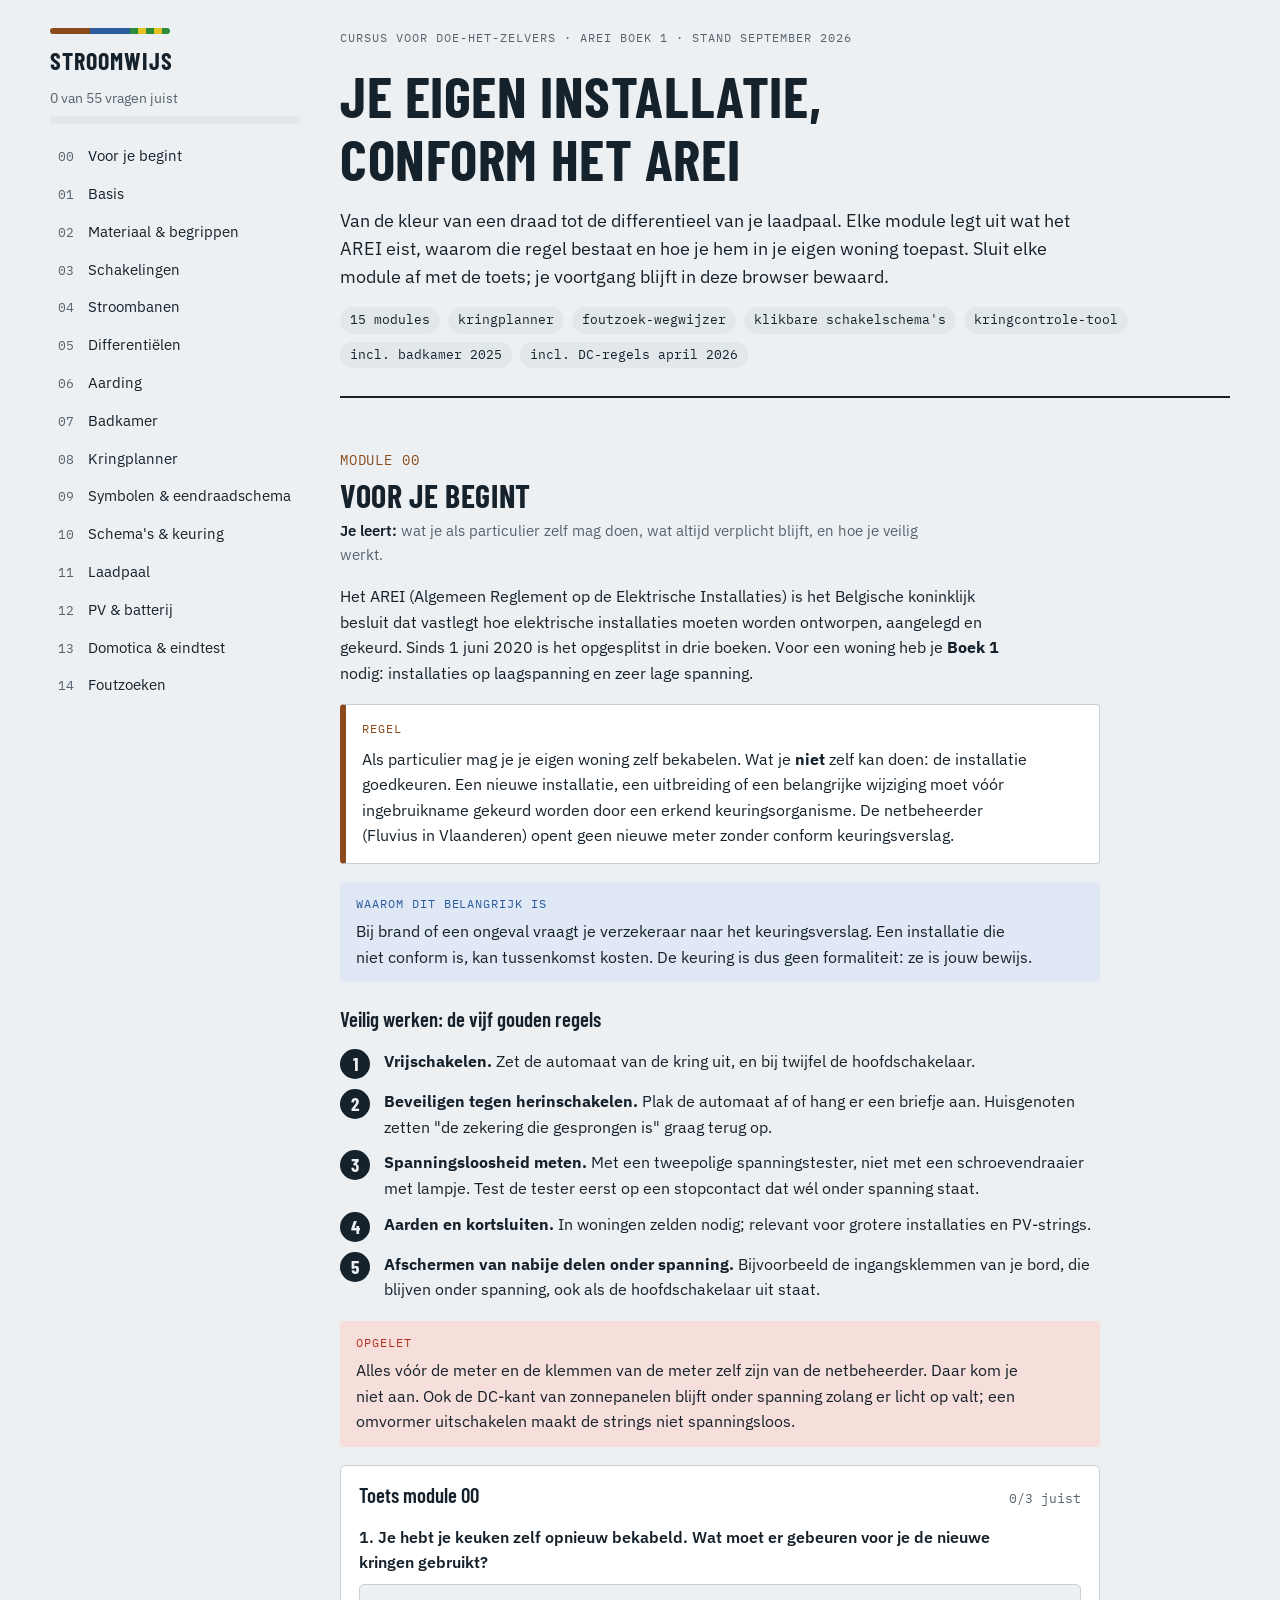
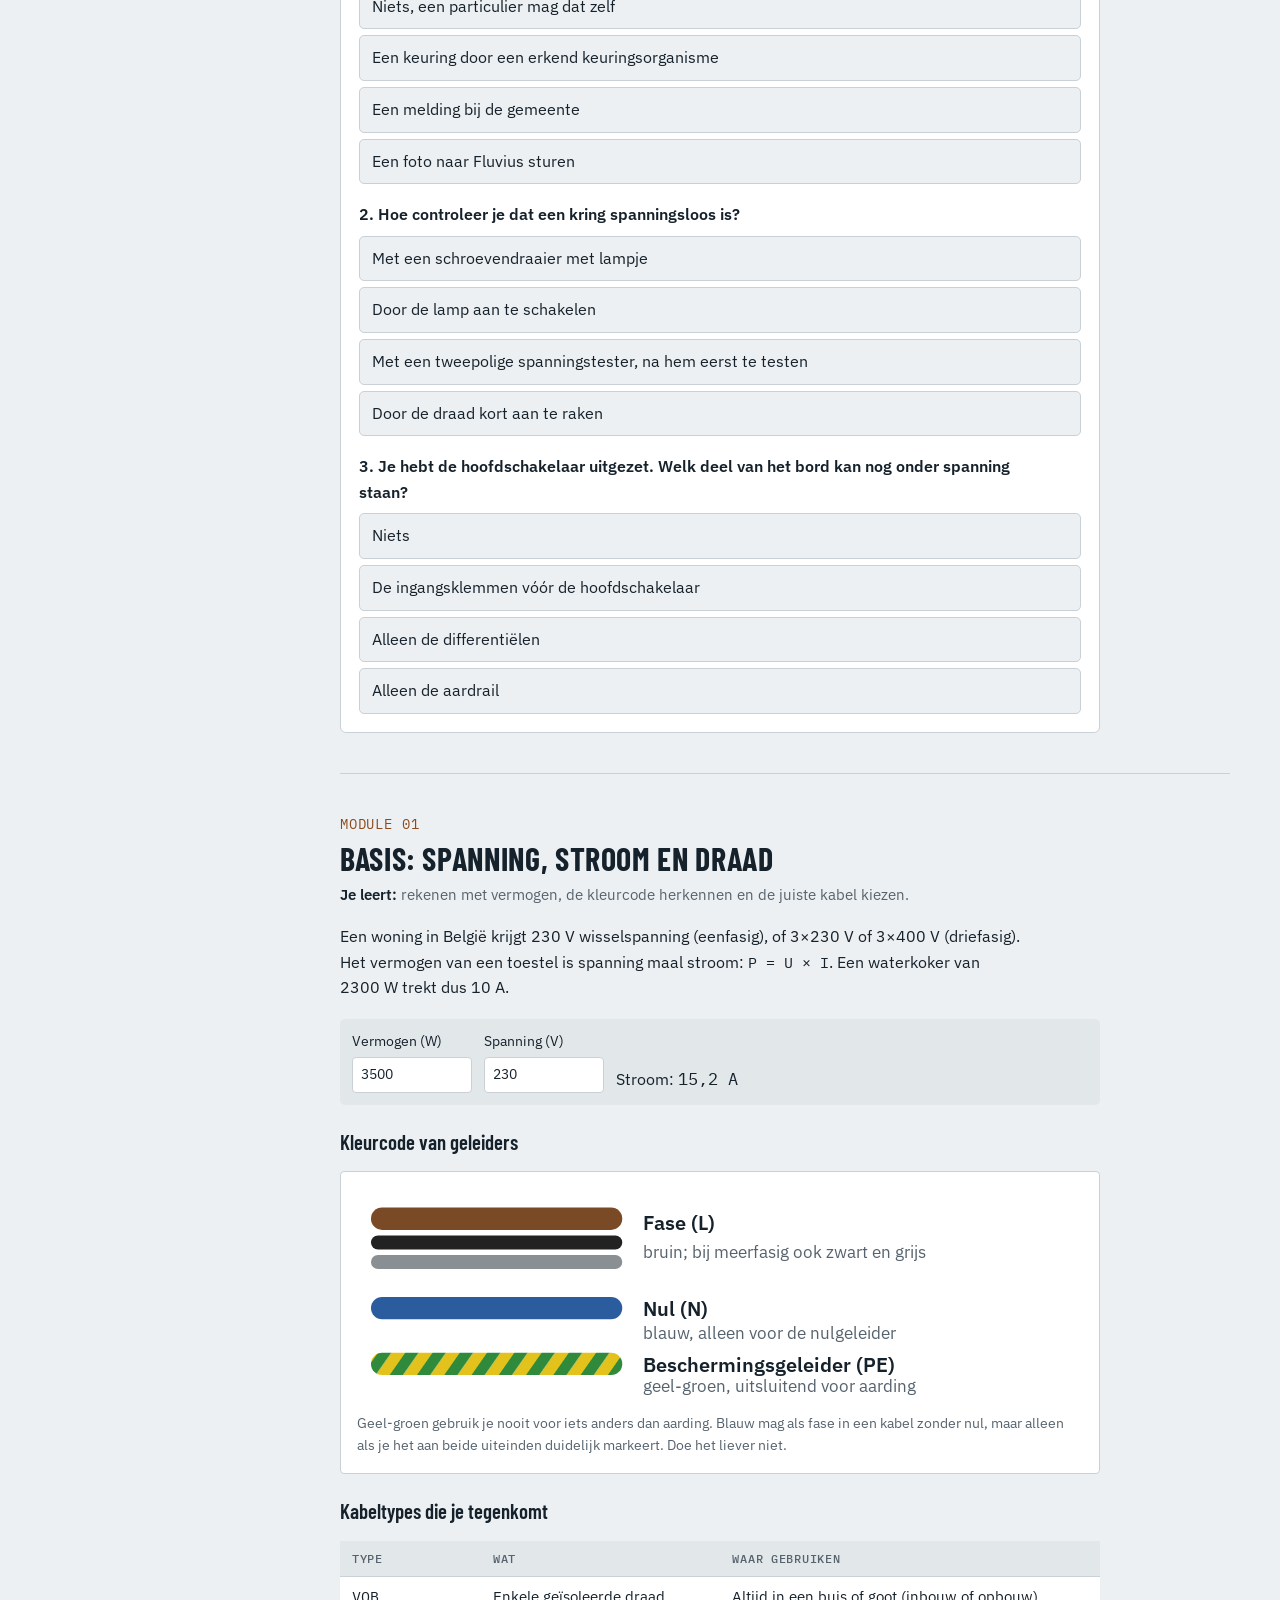
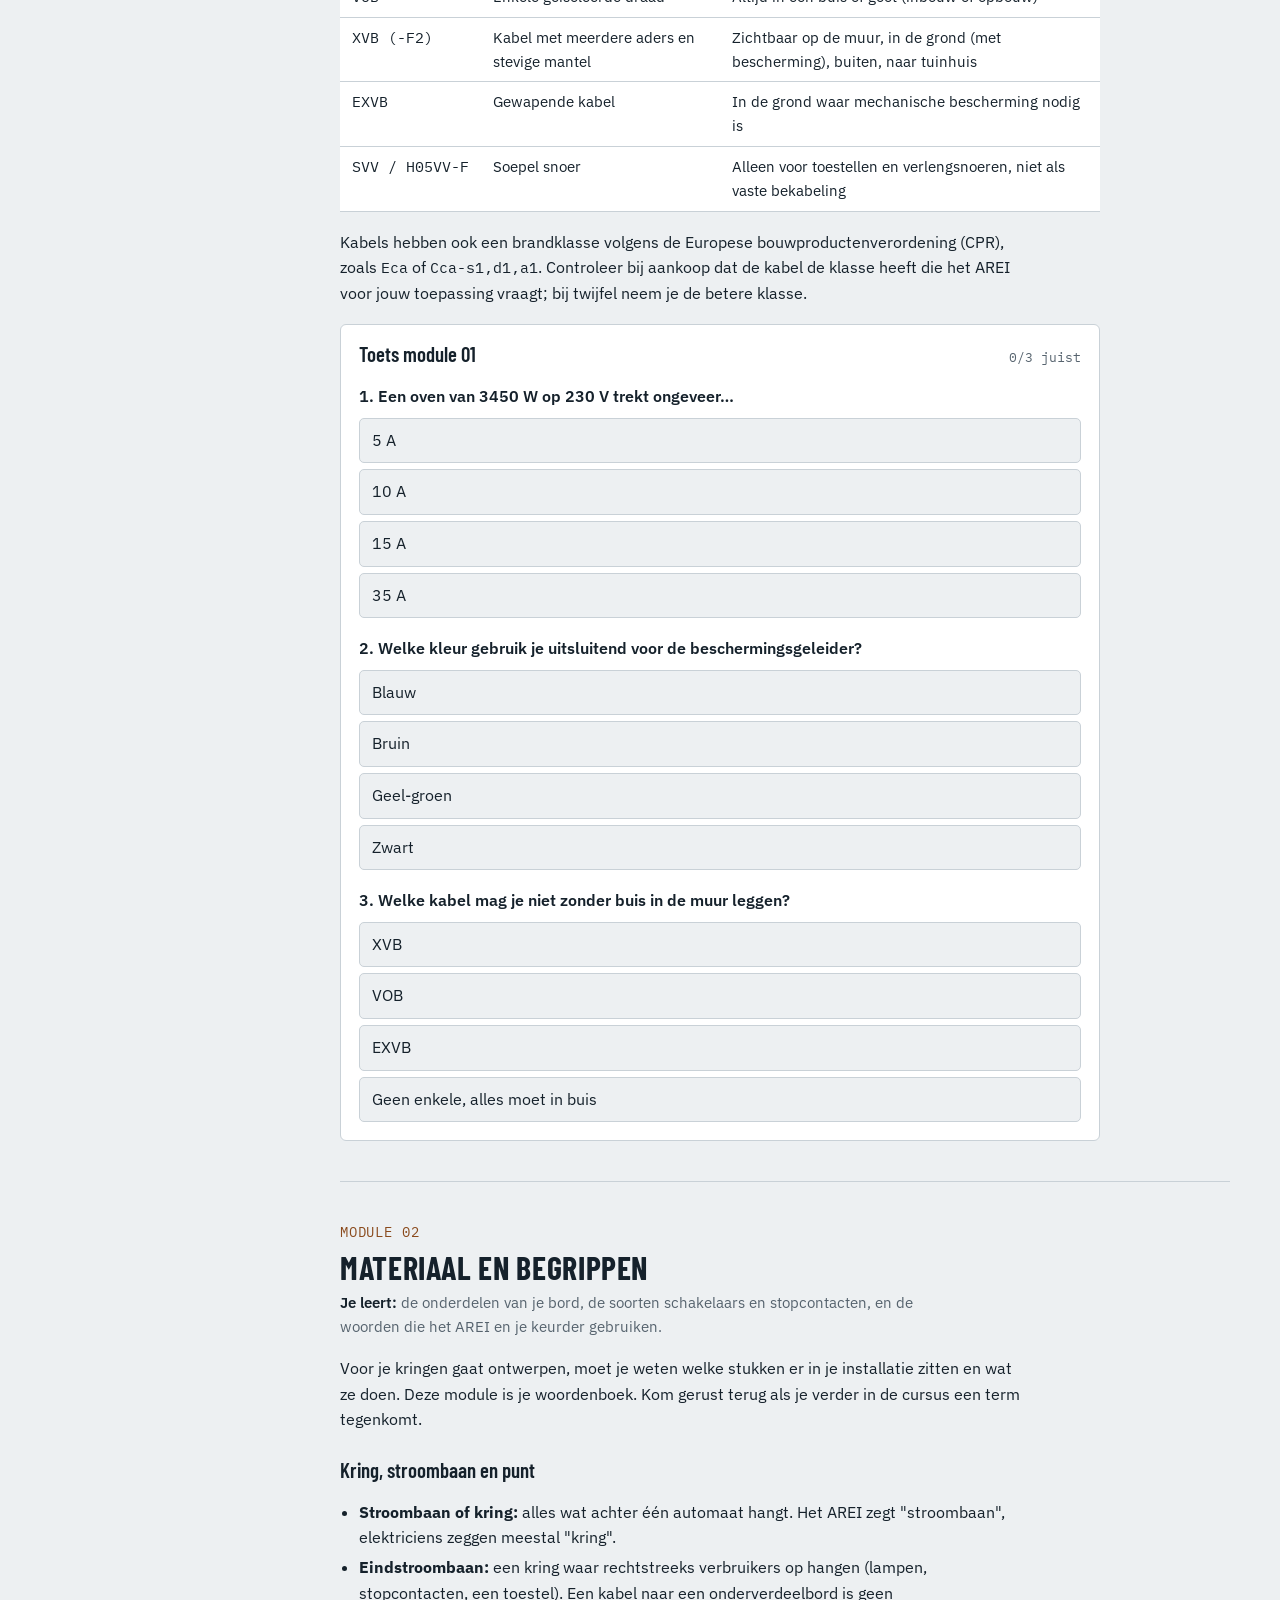
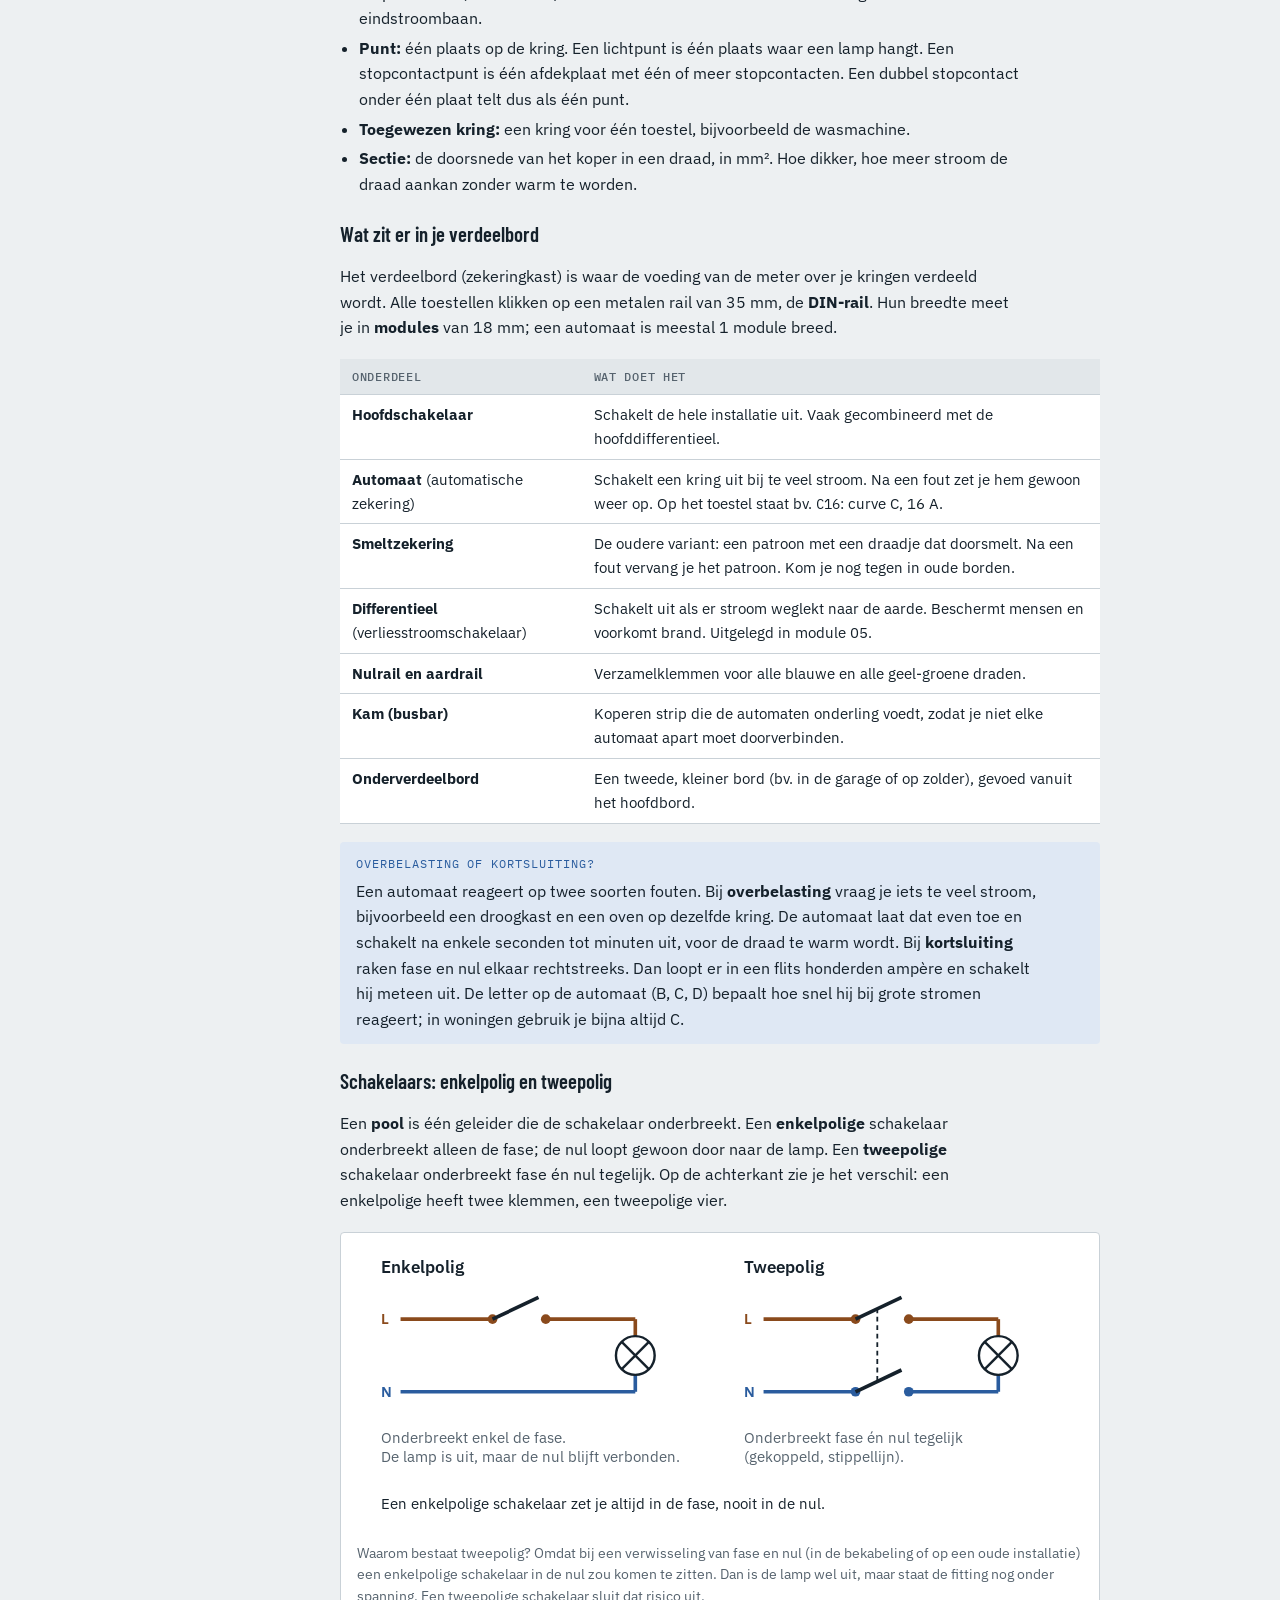
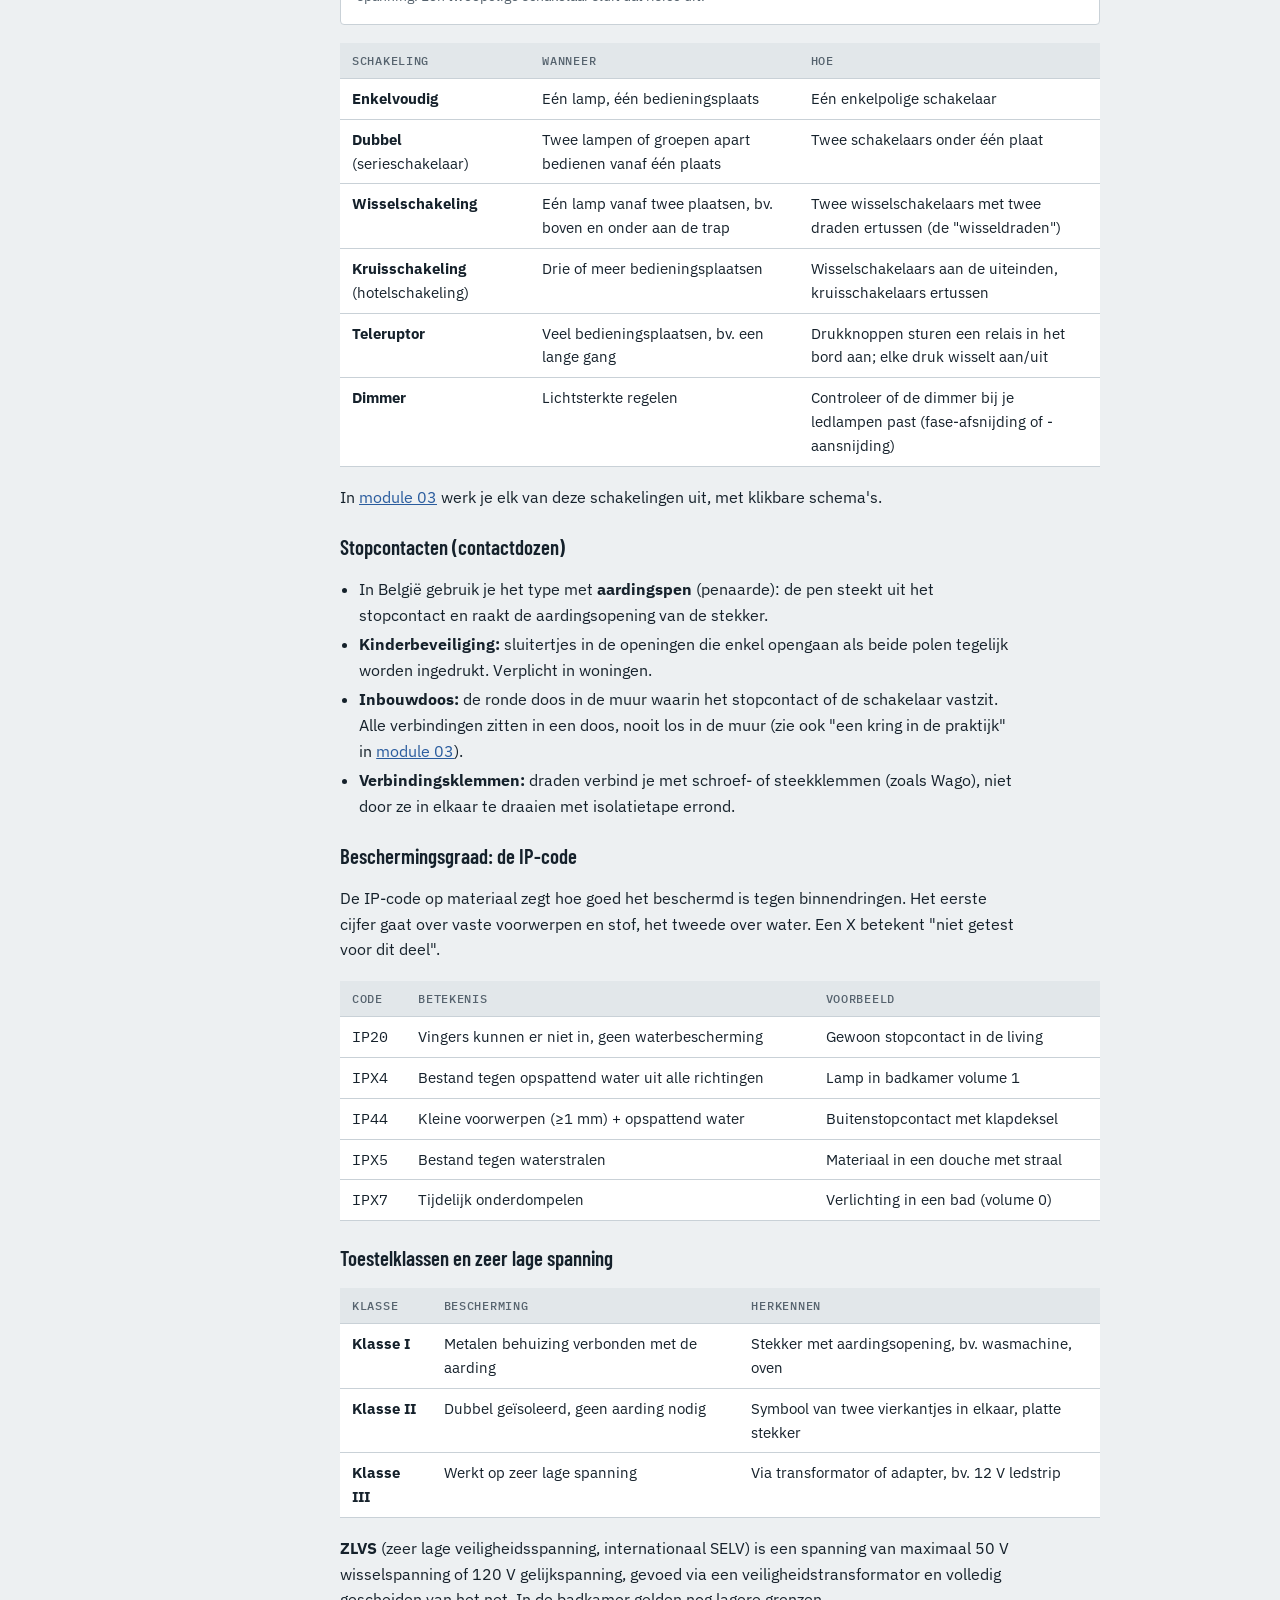
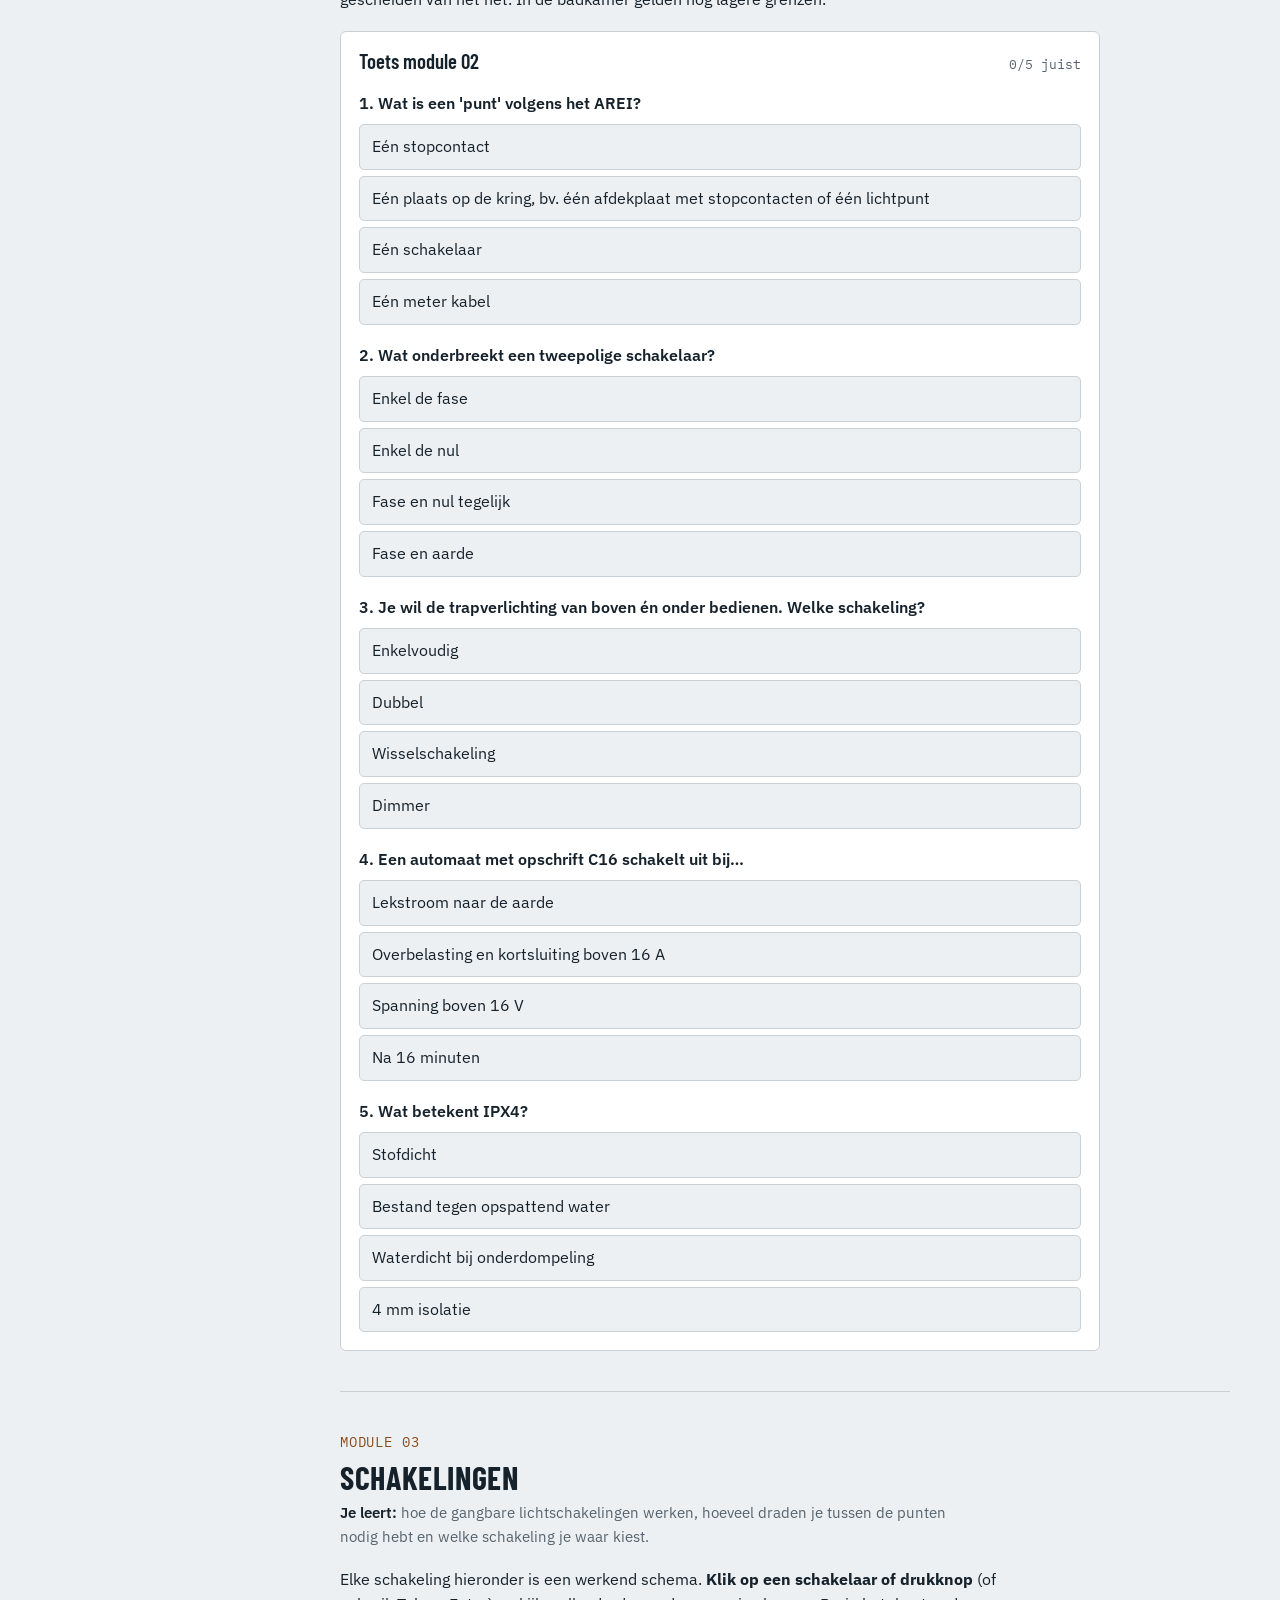
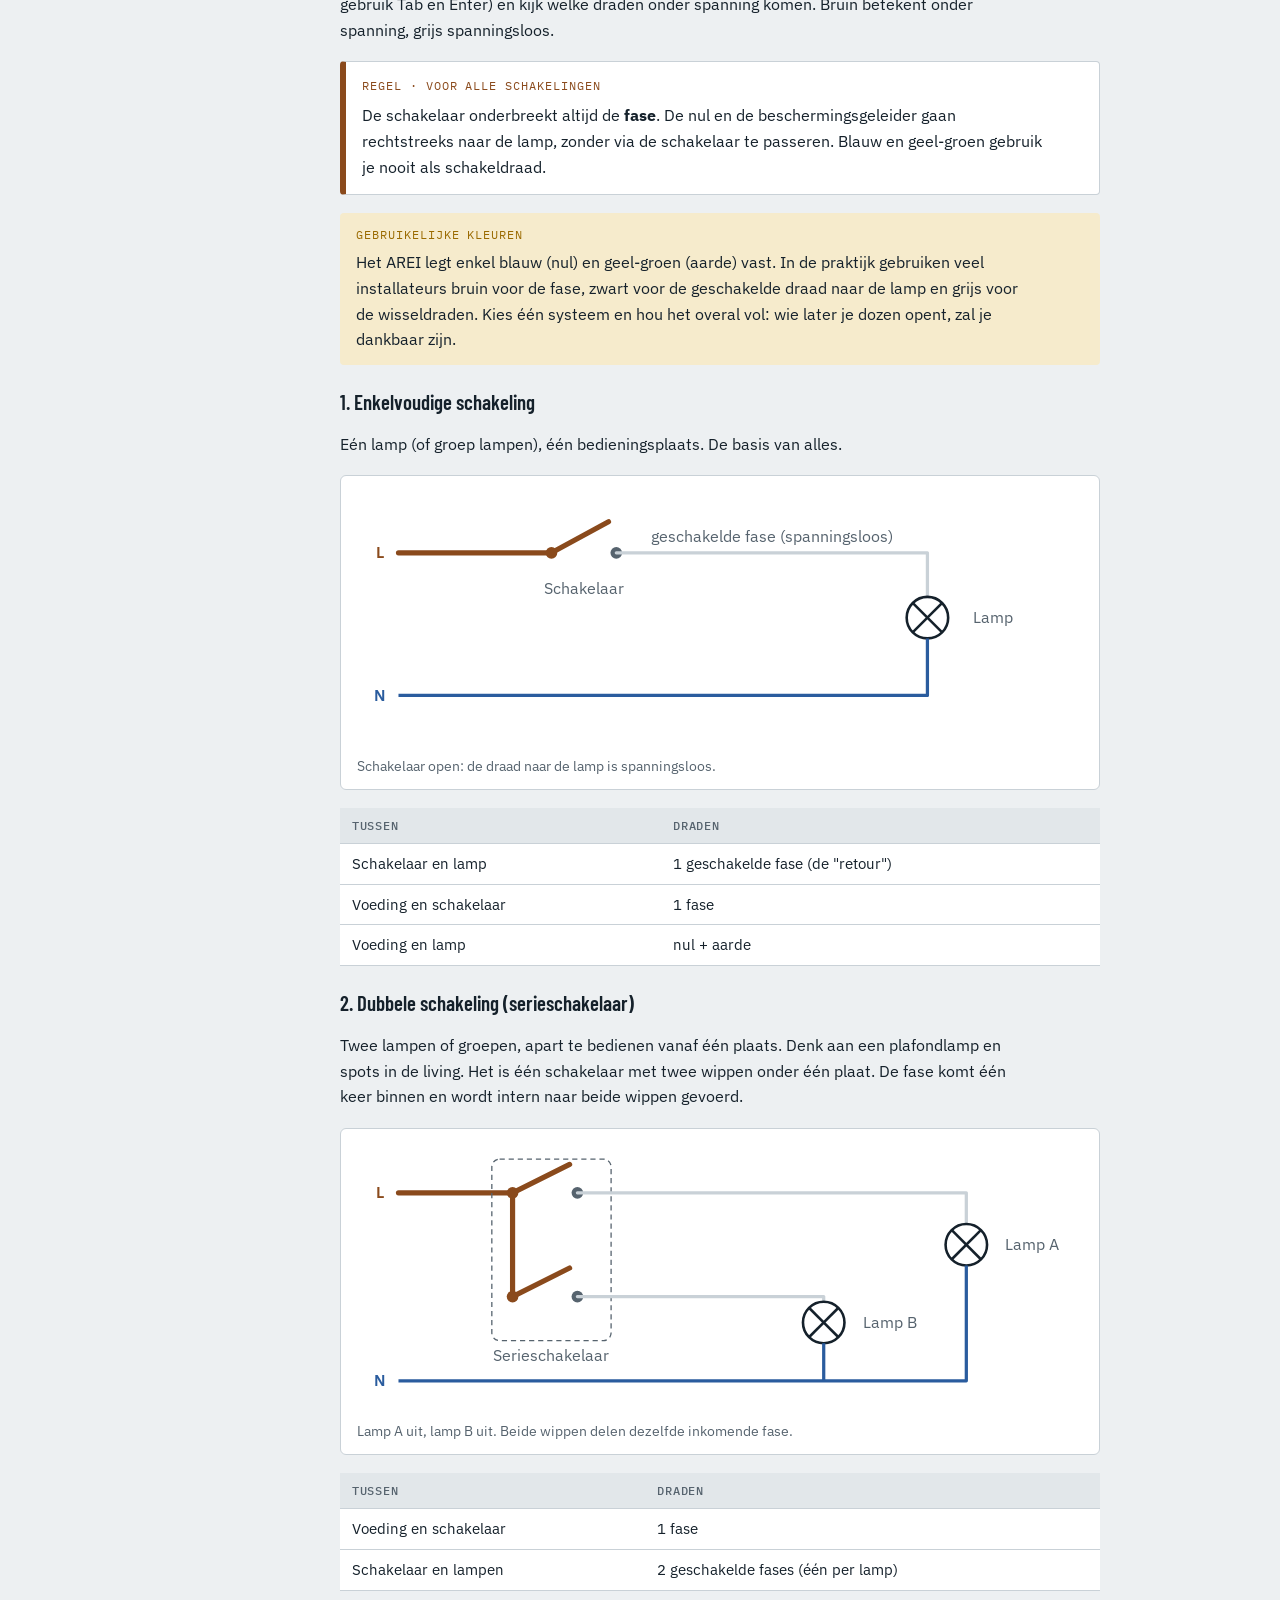
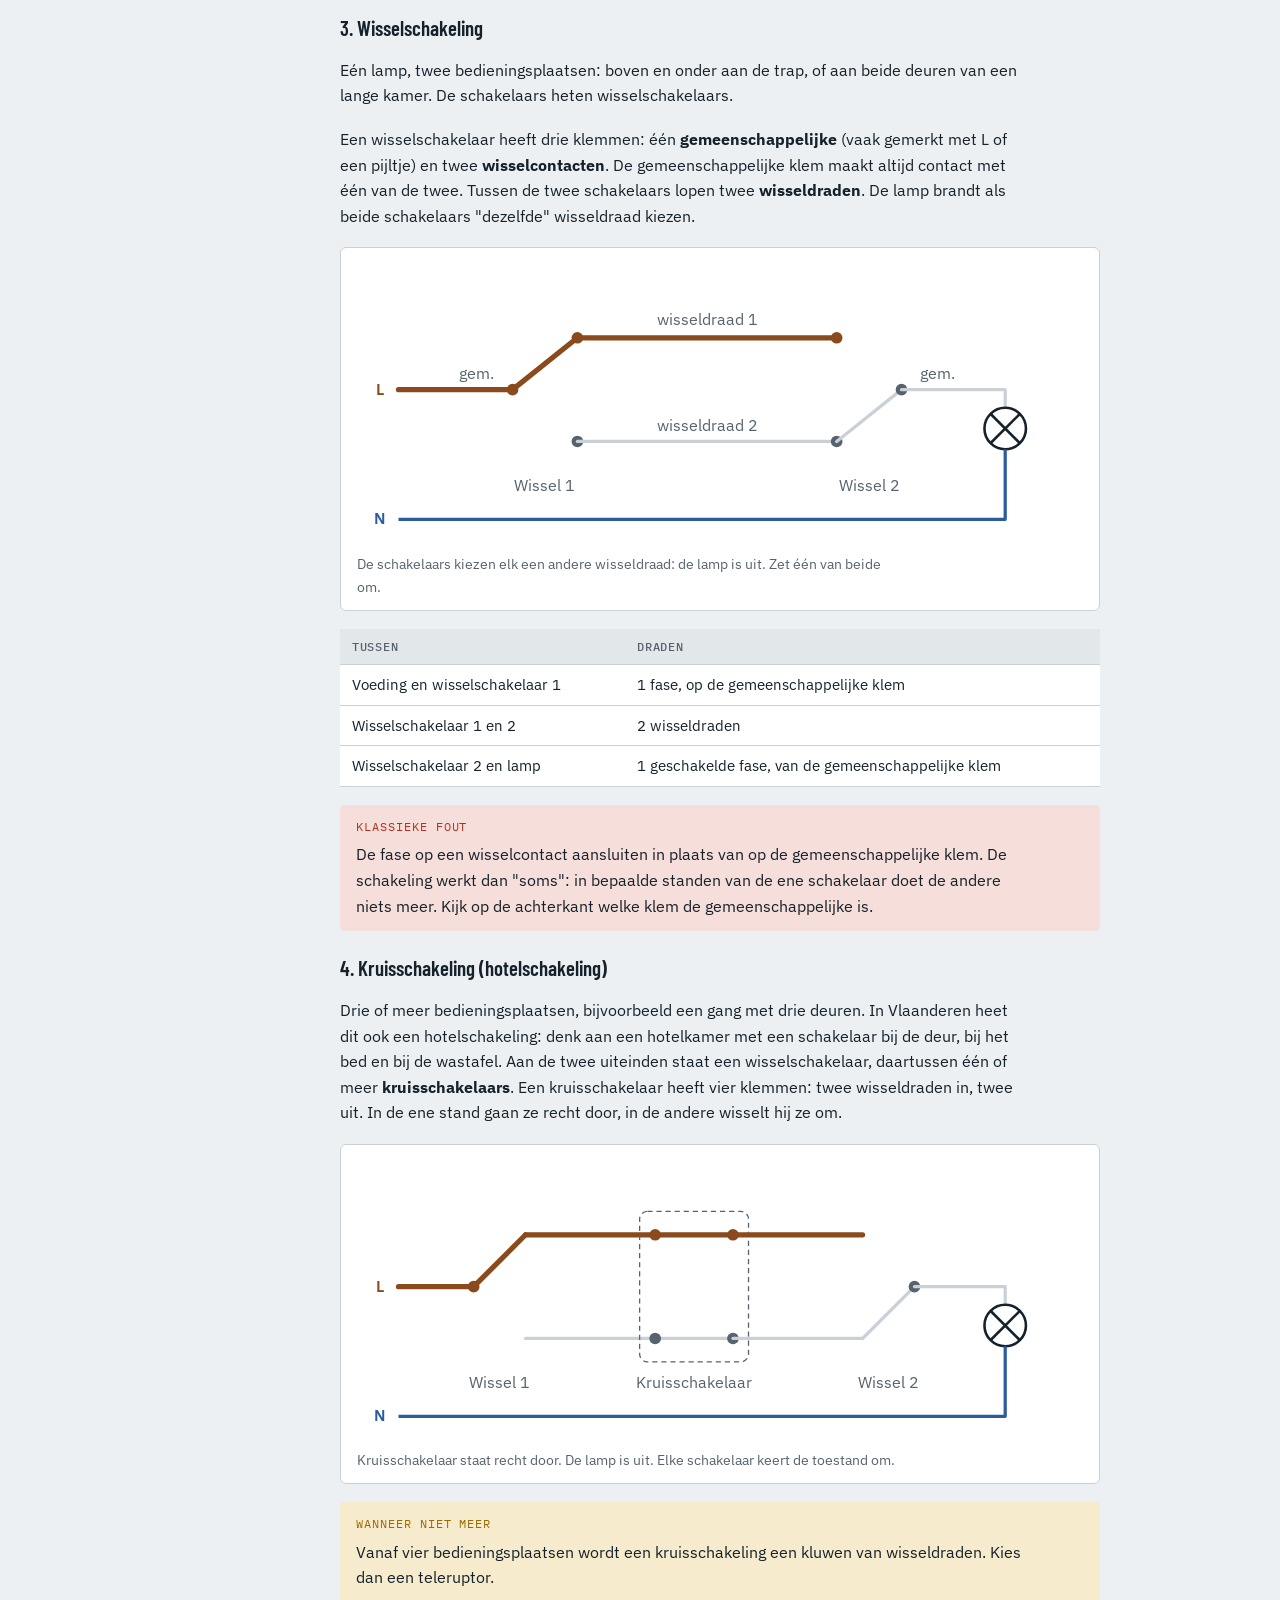
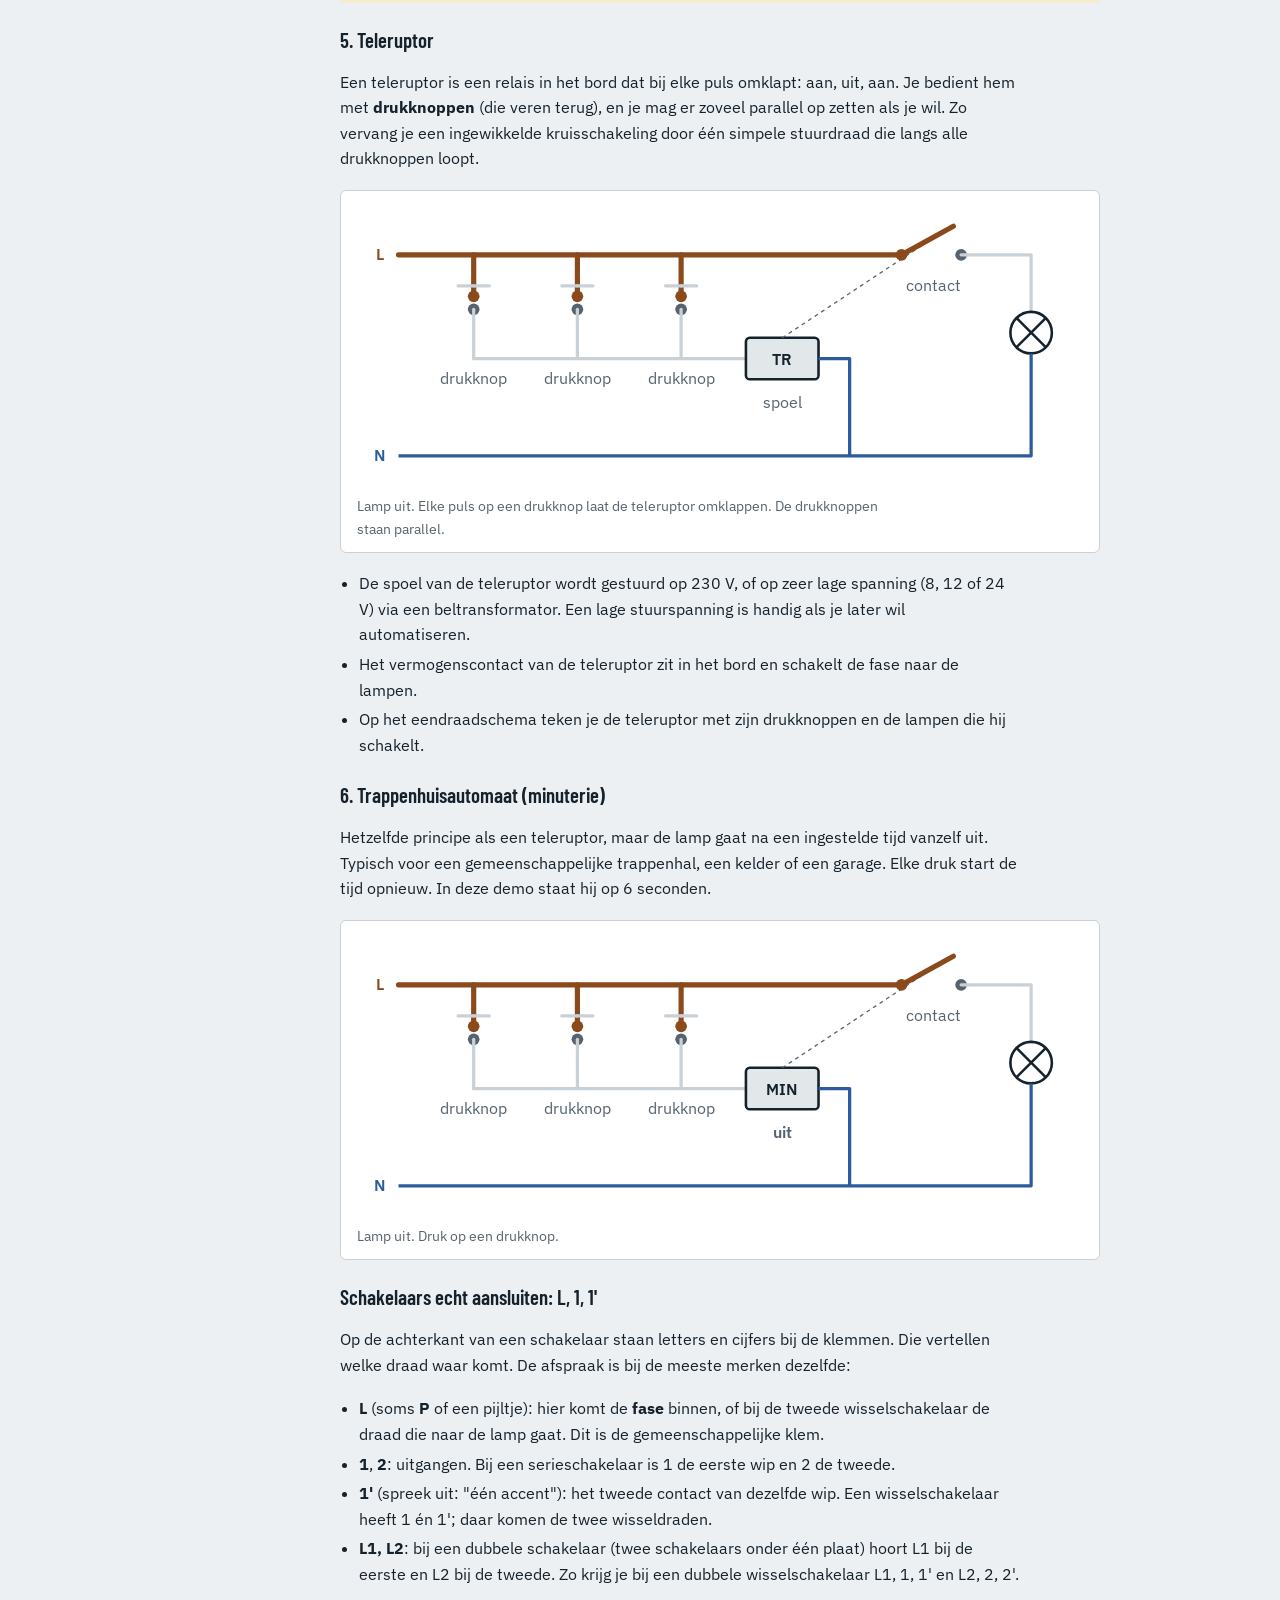
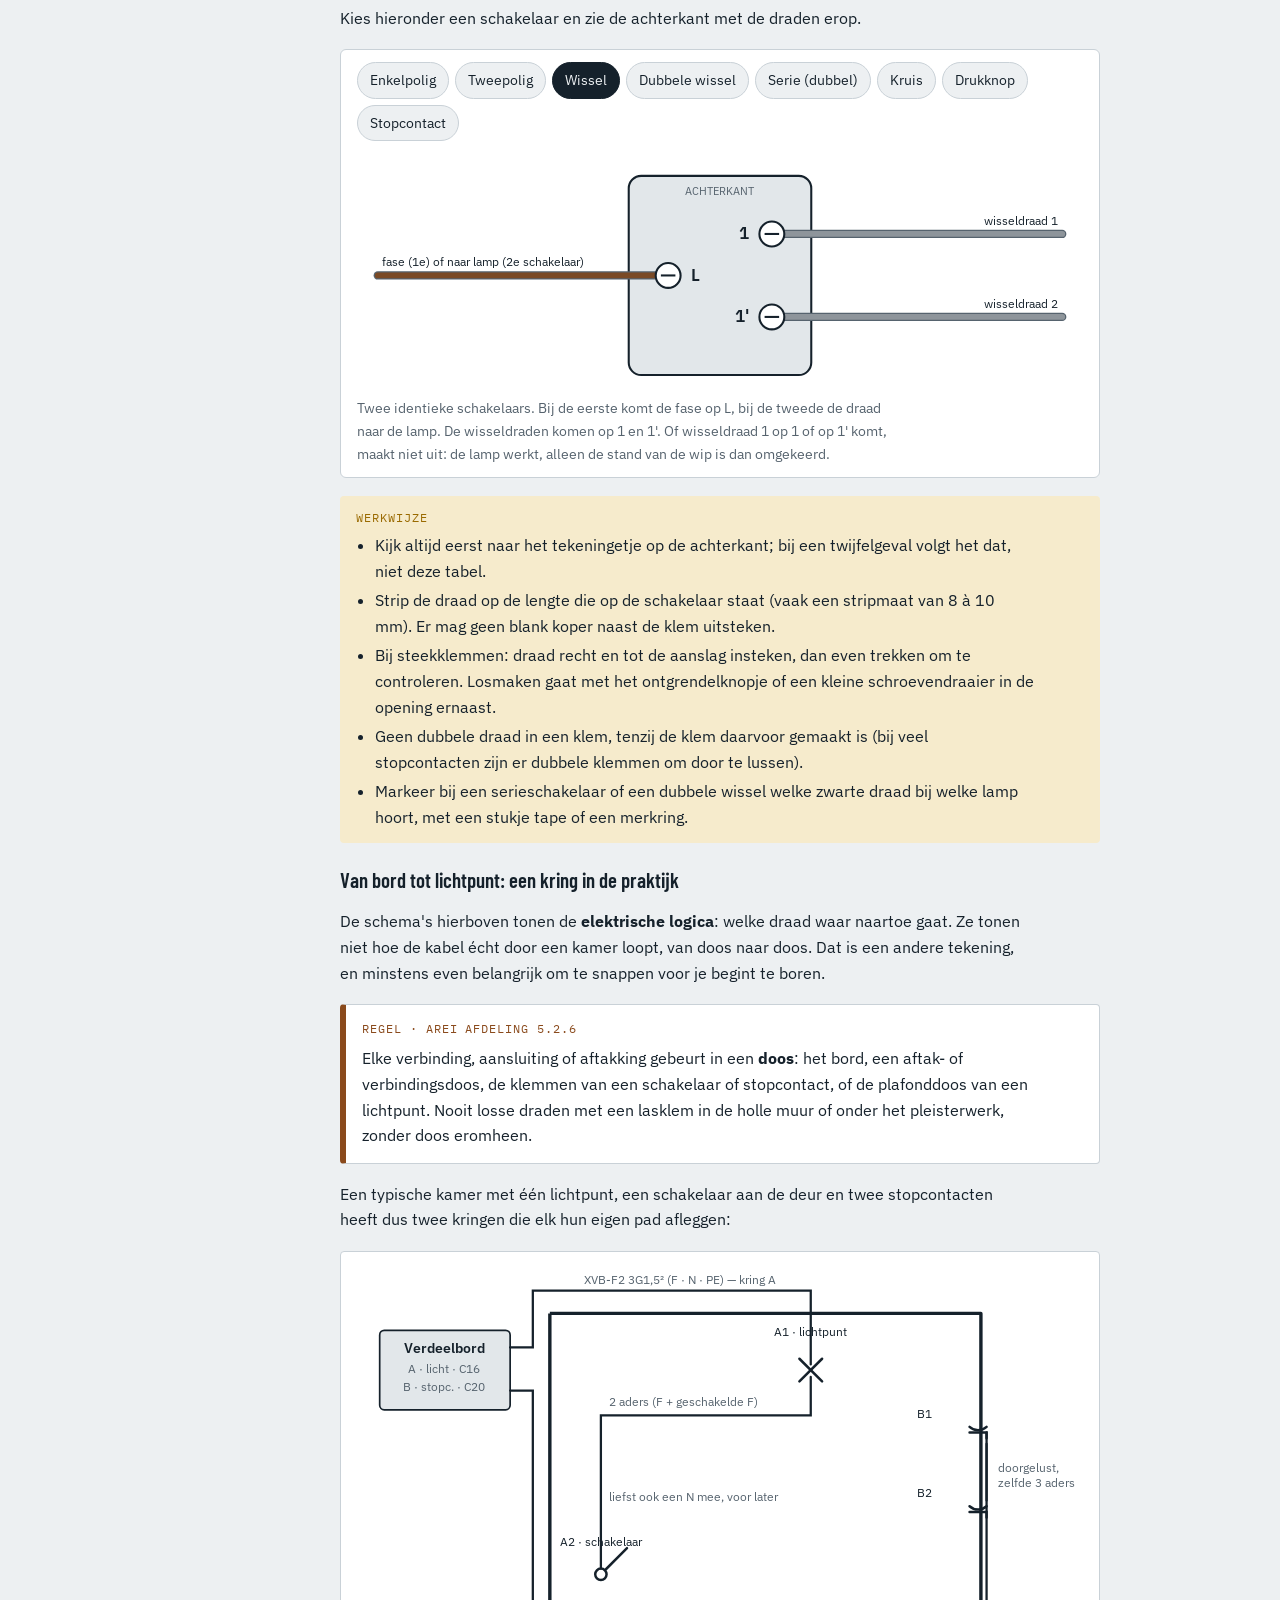
<file: index.html>
<!doctype html>
<html lang="nl">
<head>
<meta charset="utf-8">
<meta name="viewport" content="width=device-width, initial-scale=1, viewport-fit=cover">
<title>Stroomwijs AREI-cursus</title>
<meta name="description" content="Interactieve cursus voor doe-het-zelvers over het AREI Boek 1: kringen, differentiëlen, schakelingen, badkamer, keuring, laadpaal, zonnepanelen en foutzoeken.">
<meta property="og:title" content="Stroomwijs AREI-cursus">
<meta property="og:description" content="Leer je elektrische installatie aanleggen volgens het Belgische AREI, met klikbare schema's, een kringplanner en toetsen.">
<meta name="theme-color" content="#EDF0F2" media="(prefers-color-scheme: light)">
<meta name="theme-color" content="#12181D" media="(prefers-color-scheme: dark)">
<link rel="icon" href="data:image/svg+xml,%3Csvg xmlns='http://www.w3.org/2000/svg' viewBox='0 0 32 32'%3E%3Crect width='32' height='32' rx='6' fill='%2315212B'/%3E%3Crect x='5' y='9' width='22' height='4' rx='2' fill='%23A0612E'/%3E%3Crect x='5' y='15' width='22' height='4' rx='2' fill='%232A5C9E'/%3E%3Crect x='5' y='21' width='11' height='4' rx='2' fill='%232F8A3C'/%3E%3Crect x='16' y='21' width='11' height='4' rx='2' fill='%23E3C21C'/%3E%3C/svg%3E">
<link rel="preconnect" href="https://fonts.googleapis.com">
<link rel="preconnect" href="https://fonts.gstatic.com" crossorigin>
<link rel="stylesheet" href="https://fonts.googleapis.com/css2?family=Barlow+Condensed:wght@500;600;700&family=IBM+Plex+Sans:ital,wght@0,400;0,500;0,600;1,400&family=IBM+Plex+Mono:wght@400;500&display=swap">
<link rel="stylesheet" href="assets/css/style.css">
<script src="assets/js/quiz-data.js" defer></script>
<script src="assets/js/core.js" defer></script>
<script src="assets/js/schakelingen.js" defer></script>
<script src="assets/js/klemmen.js" defer></script>
<script src="assets/js/symbolen.js" defer></script>
<script src="assets/js/foutzoeken.js" defer></script>
<script src="assets/js/kringplanner.js" defer></script>
</head>
<body>
<div class="wrap" lang="nl">
<nav class="side" aria-label="Modules">
  <div class="brand">
    <div class="wire" aria-hidden="true"><span class="w-ph"></span><span class="w-n"></span><span class="w-pe"></span></div>
    <b>Stroomwijs</b>
    <div class="prog"><span id="progtxt">0 van 0 vragen juist</span><div class="bar"><i id="progbar"></i></div></div>
  </div>
  <ol id="navlist"></ol>
</nav>

<main>
<header class="hero">
  <span class="eyebrow">Cursus voor doe-het-zelvers · AREI Boek 1 · stand september 2026</span>
  <h1>Je eigen installatie, conform het AREI</h1>
  <p class="lede">Van de kleur van een draad tot de differentieel van je laadpaal. Elke module legt uit wat het AREI eist, waarom die regel bestaat en hoe je hem in je eigen woning toepast. Sluit elke module af met de toets; je voortgang blijft in deze browser bewaard.</p>
  <div class="facts">
    <span class="chip">15 modules</span><span class="chip">kringplanner</span><span class="chip">foutzoek-wegwijzer</span><span class="chip">klikbare schakelschema's</span><span class="chip">kringcontrole-tool</span><span class="chip">incl. badkamer 2025</span><span class="chip">incl. DC-regels april 2026</span>
  </div>
</header>

<!-- 0 -->
<section class="mod" data-name="Voor je begint">
  <div class="modhead"><span class="num">MODULE</span><h2>Voor je begint</h2>
  <p class="goals"><b>Je leert:</b> wat je als particulier zelf mag doen, wat altijd verplicht blijft, en hoe je veilig werkt.</p></div>
  <p>Het AREI (Algemeen Reglement op de Elektrische Installaties) is het Belgische koninklijk besluit dat vastlegt hoe elektrische installaties moeten worden ontworpen, aangelegd en gekeurd. Sinds 1 juni 2020 is het opgesplitst in drie boeken. Voor een woning heb je <b>Boek 1</b> nodig: installaties op laagspanning en zeer lage spanning.</p>
  <div class="rule"><span class="tag">Regel</span>
    <p>Als particulier mag je je eigen woning zelf bekabelen. Wat je <b>niet</b> zelf kan doen: de installatie goedkeuren. Een nieuwe installatie, een uitbreiding of een belangrijke wijziging moet vóór ingebruikname gekeurd worden door een erkend keuringsorganisme. De netbeheerder (Fluvius in Vlaanderen) opent geen nieuwe meter zonder conform keuringsverslag.</p>
  </div>
  <div class="why"><span class="tag">Waarom dit belangrijk is</span>
    <p>Bij brand of een ongeval vraagt je verzekeraar naar het keuringsverslag. Een installatie die niet conform is, kan tussenkomst kosten. De keuring is dus geen formaliteit: ze is jouw bewijs.</p>
  </div>
  <h3>Veilig werken: de vijf gouden regels</h3>
  <ol class="steps">
    <li><div><b>Vrijschakelen.</b> Zet de automaat van de kring uit, en bij twijfel de hoofdschakelaar.</div></li>
    <li><div><b>Beveiligen tegen herinschakelen.</b> Plak de automaat af of hang er een briefje aan. Huisgenoten zetten "de zekering die gesprongen is" graag terug op.</div></li>
    <li><div><b>Spanningsloosheid meten.</b> Met een tweepolige spanningstester, niet met een schroevendraaier met lampje. Test de tester eerst op een stopcontact dat wél onder spanning staat.</div></li>
    <li><div><b>Aarden en kortsluiten.</b> In woningen zelden nodig; relevant voor grotere installaties en PV-strings.</div></li>
    <li><div><b>Afschermen van nabije delen onder spanning.</b> Bijvoorbeeld de ingangsklemmen van je bord, die blijven onder spanning, ook als de hoofdschakelaar uit staat.</div></li>
  </ol>
  <div class="danger"><span class="tag">Opgelet</span>
    <p>Alles vóór de meter en de klemmen van de meter zelf zijn van de netbeheerder. Daar kom je niet aan. Ook de DC-kant van zonnepanelen blijft onder spanning zolang er licht op valt; een omvormer uitschakelen maakt de strings niet spanningsloos.</p>
  </div>
  <div class="quiz"></div>
</section>

<!-- 1 -->
<section class="mod" data-name="Basis">
  <div class="modhead"><span class="num">MODULE</span><h2>Basis: spanning, stroom en draad</h2>
  <p class="goals"><b>Je leert:</b> rekenen met vermogen, de kleurcode herkennen en de juiste kabel kiezen.</p></div>
  <p>Een woning in België krijgt 230 V wisselspanning (eenfasig), of 3×230 V of 3×400 V (driefasig). Het vermogen van een toestel is spanning maal stroom: <code>P = U × I</code>. Een waterkoker van 2300 W trekt dus 10 A.</p>
  <div class="calc" aria-label="Rekenhulp vermogen">
    <label for="cP">Vermogen (W)<input id="cP" type="number" value="3500" min="0"></label>
    <label for="cU">Spanning (V)<input id="cU" type="number" value="230" min="1"></label>
    <div>Stroom: <output id="cI">15,2 A</output></div>
  </div>
  <h3>Kleurcode van geleiders</h3>
  <figure>
    <svg viewBox="0 0 520 150" width="100%" role="img" aria-label="Kleurcode: fase bruin, zwart of grijs; nul blauw; aarde geel-groen">
      <defs><pattern id="gy" width="16" height="16" patternUnits="userSpaceOnUse" patternTransform="rotate(35)"><rect width="8" height="16" fill="#2F8A3C"/><rect x="8" width="8" height="16" fill="#E3C21C"/></pattern></defs>
      <rect x="10" y="14" width="180" height="16" rx="8" fill="#7A4A26"/><rect x="10" y="34" width="180" height="10" rx="5" fill="#222"/><rect x="10" y="48" width="180" height="10" rx="5" fill="#8A8F94"/>
      <text x="205" y="30" fill="currentColor" style="fill:var(--ink)" font-size="14" font-weight="600">Fase (L)</text>
      <text x="205" y="50" style="fill:var(--muted)" font-size="12">bruin; bij meerfasig ook zwart en grijs</text>
      <rect x="10" y="78" width="180" height="16" rx="8" fill="#2A5C9E"/>
      <text x="205" y="92" style="fill:var(--ink)" font-size="14" font-weight="600">Nul (N)</text>
      <text x="205" y="108" style="fill:var(--muted)" font-size="12">blauw, alleen voor de nulgeleider</text>
      <rect x="10" y="118" width="180" height="16" rx="8" fill="url(#gy)"/>
      <text x="205" y="132" style="fill:var(--ink)" font-size="14" font-weight="600">Beschermingsgeleider (PE)</text>
      <text x="205" y="146" style="fill:var(--muted)" font-size="12">geel-groen, uitsluitend voor aarding</text>
    </svg>
    <figcaption>Geel-groen gebruik je nooit voor iets anders dan aarding. Blauw mag als fase in een kabel zonder nul, maar alleen als je het aan beide uiteinden duidelijk markeert. Doe het liever niet.</figcaption>
  </figure>
  <h3>Kabeltypes die je tegenkomt</h3>
  <div class="tbl"><table>
    <tr><th>Type</th><th>Wat</th><th>Waar gebruiken</th></tr>
    <tr><td class="num">VOB</td><td>Enkele geïsoleerde draad</td><td>Altijd in een buis of goot (inbouw of opbouw)</td></tr>
    <tr><td class="num">XVB (-F2)</td><td>Kabel met meerdere aders en stevige mantel</td><td>Zichtbaar op de muur, in de grond (met bescherming), buiten, naar tuinhuis</td></tr>
    <tr><td class="num">EXVB</td><td>Gewapende kabel</td><td>In de grond waar mechanische bescherming nodig is</td></tr>
    <tr><td class="num">SVV / H05VV-F</td><td>Soepel snoer</td><td>Alleen voor toestellen en verlengsnoeren, niet als vaste bekabeling</td></tr>
  </table></div>
  <p>Kabels hebben ook een brandklasse volgens de Europese bouwproductenverordening (CPR), zoals <code>Eca</code> of <code>Cca-s1,d1,a1</code>. Controleer bij aankoop dat de kabel de klasse heeft die het AREI voor jouw toepassing vraagt; bij twijfel neem je de betere klasse.</p>
  <div class="quiz"></div>
</section>

<!-- NEW 2 -->
<section class="mod" data-name="Materiaal & begrippen">
  <div class="modhead"><span class="num">MODULE</span><h2>Materiaal en begrippen</h2>
  <p class="goals"><b>Je leert:</b> de onderdelen van je bord, de soorten schakelaars en stopcontacten, en de woorden die het AREI en je keurder gebruiken.</p></div>
  <p>Voor je kringen gaat ontwerpen, moet je weten welke stukken er in je installatie zitten en wat ze doen. Deze module is je woordenboek. Kom gerust terug als je verder in de cursus een term tegenkomt.</p>

  <h3>Kring, stroombaan en punt</h3>
  <ul class="tight">
    <li><b>Stroombaan of kring:</b> alles wat achter één automaat hangt. Het AREI zegt "stroombaan", elektriciens zeggen meestal "kring".</li>
    <li><b>Eindstroombaan:</b> een kring waar rechtstreeks verbruikers op hangen (lampen, stopcontacten, een toestel). Een kabel naar een onderverdeelbord is geen eindstroombaan.</li>
    <li><b>Punt:</b> één plaats op de kring. Een lichtpunt is één plaats waar een lamp hangt. Een stopcontactpunt is één afdekplaat met één of meer stopcontacten. Een dubbel stopcontact onder één plaat telt dus als één punt.</li>
    <li><b>Toegewezen kring:</b> een kring voor één toestel, bijvoorbeeld de wasmachine.</li>
    <li><b>Sectie:</b> de doorsnede van het koper in een draad, in mm². Hoe dikker, hoe meer stroom de draad aankan zonder warm te worden.</li>
  </ul>

  <h3>Wat zit er in je verdeelbord</h3>
  <p>Het verdeelbord (zekeringkast) is waar de voeding van de meter over je kringen verdeeld wordt. Alle toestellen klikken op een metalen rail van 35 mm, de <b>DIN-rail</b>. Hun breedte meet je in <b>modules</b> van 18 mm; een automaat is meestal 1 module breed.</p>
  <div class="tbl"><table>
    <tr><th>Onderdeel</th><th>Wat doet het</th></tr>
    <tr><td><b>Hoofdschakelaar</b></td><td>Schakelt de hele installatie uit. Vaak gecombineerd met de hoofddifferentieel.</td></tr>
    <tr><td><b>Automaat</b> (automatische zekering)</td><td>Schakelt een kring uit bij te veel stroom. Na een fout zet je hem gewoon weer op. Op het toestel staat bv. <code>C16</code>: curve C, 16 A.</td></tr>
    <tr><td><b>Smeltzekering</b></td><td>De oudere variant: een patroon met een draadje dat doorsmelt. Na een fout vervang je het patroon. Kom je nog tegen in oude borden.</td></tr>
    <tr><td><b>Differentieel</b> (verliesstroomschakelaar)</td><td>Schakelt uit als er stroom weglekt naar de aarde. Beschermt mensen en voorkomt brand. Uitgelegd in module 05.</td></tr>
    <tr><td><b>Nulrail en aardrail</b></td><td>Verzamelklemmen voor alle blauwe en alle geel-groene draden.</td></tr>
    <tr><td><b>Kam (busbar)</b></td><td>Koperen strip die de automaten onderling voedt, zodat je niet elke automaat apart moet doorverbinden.</td></tr>
    <tr><td><b>Onderverdeelbord</b></td><td>Een tweede, kleiner bord (bv. in de garage of op zolder), gevoed vanuit het hoofdbord.</td></tr>
  </table></div>
  <div class="why"><span class="tag">Overbelasting of kortsluiting?</span>
    <p>Een automaat reageert op twee soorten fouten. Bij <b>overbelasting</b> vraag je iets te veel stroom, bijvoorbeeld een droogkast en een oven op dezelfde kring. De automaat laat dat even toe en schakelt na enkele seconden tot minuten uit, voor de draad te warm wordt. Bij <b>kortsluiting</b> raken fase en nul elkaar rechtstreeks. Dan loopt er in een flits honderden ampère en schakelt hij meteen uit. De letter op de automaat (B, C, D) bepaalt hoe snel hij bij grote stromen reageert; in woningen gebruik je bijna altijd C.</p>
  </div>

  <h3>Schakelaars: enkelpolig en tweepolig</h3>
  <p>Een <b>pool</b> is één geleider die de schakelaar onderbreekt. Een <b>enkelpolige</b> schakelaar onderbreekt alleen de fase; de nul loopt gewoon door naar de lamp. Een <b>tweepolige</b> schakelaar onderbreekt fase én nul tegelijk. Op de achterkant zie je het verschil: een enkelpolige heeft twee klemmen, een tweepolige vier.</p>
  <figure>
    <svg viewBox="0 0 600 230" width="100%" role="img" aria-label="Enkelpolige schakelaar onderbreekt enkel de fase; tweepolige schakelaar onderbreekt fase en nul">
      <g font-size="12">
        <text x="20" y="20" style="fill:var(--ink)" font-weight="600" font-size="14">Enkelpolig</text>
        <text x="20" y="62" style="fill:var(--phase)" font-weight="600">L</text>
        <text x="20" y="122" style="fill:var(--neutral)" font-weight="600">N</text>
        <line x1="36" y1="58" x2="110" y2="58" style="stroke:var(--phase)" stroke-width="3"/>
        <circle cx="112" cy="58" r="4" style="fill:var(--phase)"/>
        <line x1="112" y1="58" x2="150" y2="40" style="stroke:var(--ink)" stroke-width="3"/>
        <circle cx="156" cy="58" r="4" style="fill:var(--phase)"/>
        <line x1="156" y1="58" x2="230" y2="58" style="stroke:var(--phase)" stroke-width="3"/>
        <line x1="36" y1="118" x2="230" y2="118" style="stroke:var(--neutral)" stroke-width="3"/>
        <line x1="230" y1="58" x2="230" y2="72" style="stroke:var(--phase)" stroke-width="3"/>
        <line x1="230" y1="104" x2="230" y2="118" style="stroke:var(--neutral)" stroke-width="3"/>
        <circle cx="230" cy="88" r="16" style="fill:var(--surface);stroke:var(--ink)" stroke-width="2"/>
        <line x1="219" y1="77" x2="241" y2="99" style="stroke:var(--ink)" stroke-width="2"/><line x1="241" y1="77" x2="219" y2="99" style="stroke:var(--ink)" stroke-width="2"/>
        <text x="20" y="160" style="fill:var(--muted)">Onderbreekt enkel de fase.</text>
        <text x="20" y="176" style="fill:var(--muted)">De lamp is uit, maar de nul blijft verbonden.</text>

        <text x="320" y="20" style="fill:var(--ink)" font-weight="600" font-size="14">Tweepolig</text>
        <text x="320" y="62" style="fill:var(--phase)" font-weight="600">L</text>
        <text x="320" y="122" style="fill:var(--neutral)" font-weight="600">N</text>
        <line x1="336" y1="58" x2="410" y2="58" style="stroke:var(--phase)" stroke-width="3"/>
        <circle cx="412" cy="58" r="4" style="fill:var(--phase)"/>
        <line x1="412" y1="58" x2="450" y2="40" style="stroke:var(--ink)" stroke-width="3"/>
        <circle cx="456" cy="58" r="4" style="fill:var(--phase)"/>
        <line x1="456" y1="58" x2="530" y2="58" style="stroke:var(--phase)" stroke-width="3"/>
        <line x1="336" y1="118" x2="410" y2="118" style="stroke:var(--neutral)" stroke-width="3"/>
        <circle cx="412" cy="118" r="4" style="fill:var(--neutral)"/>
        <line x1="412" y1="118" x2="450" y2="100" style="stroke:var(--ink)" stroke-width="3"/>
        <circle cx="456" cy="118" r="4" style="fill:var(--neutral)"/>
        <line x1="456" y1="118" x2="530" y2="118" style="stroke:var(--neutral)" stroke-width="3"/>
        <line x1="430" y1="49" x2="430" y2="109" style="stroke:var(--ink)" stroke-width="1.5" stroke-dasharray="4 3"/>
        <line x1="530" y1="58" x2="530" y2="72" style="stroke:var(--phase)" stroke-width="3"/>
        <line x1="530" y1="104" x2="530" y2="118" style="stroke:var(--neutral)" stroke-width="3"/>
        <circle cx="530" cy="88" r="16" style="fill:var(--surface);stroke:var(--ink)" stroke-width="2"/>
        <line x1="519" y1="77" x2="541" y2="99" style="stroke:var(--ink)" stroke-width="2"/><line x1="541" y1="77" x2="519" y2="99" style="stroke:var(--ink)" stroke-width="2"/>
        <text x="320" y="160" style="fill:var(--muted)">Onderbreekt fase én nul tegelijk</text>
        <text x="320" y="176" style="fill:var(--muted)">(gekoppeld, stippellijn).</text>
        <text x="20" y="215" style="fill:var(--ink)">Een enkelpolige schakelaar zet je altijd in de fase, nooit in de nul.</text>
      </g>
    </svg>
    <figcaption>Waarom bestaat tweepolig? Omdat bij een verwisseling van fase en nul (in de bekabeling of op een oude installatie) een enkelpolige schakelaar in de nul zou komen te zitten. Dan is de lamp wel uit, maar staat de fitting nog onder spanning. Een tweepolige schakelaar sluit dat risico uit.</figcaption>
  </figure>
  <div class="tbl"><table>
    <tr><th>Schakeling</th><th>Wanneer</th><th>Hoe</th></tr>
    <tr><td><b>Enkelvoudig</b></td><td>Eén lamp, één bedieningsplaats</td><td>Eén enkelpolige schakelaar</td></tr>
    <tr><td><b>Dubbel</b> (serieschakelaar)</td><td>Twee lampen of groepen apart bedienen vanaf één plaats</td><td>Twee schakelaars onder één plaat</td></tr>
    <tr><td><b>Wisselschakeling</b></td><td>Eén lamp vanaf twee plaatsen, bv. boven en onder aan de trap</td><td>Twee wisselschakelaars met twee draden ertussen (de "wisseldraden")</td></tr>
    <tr><td><b>Kruisschakeling</b> (hotelschakeling)</td><td>Drie of meer bedieningsplaatsen</td><td>Wisselschakelaars aan de uiteinden, kruisschakelaars ertussen</td></tr>
    <tr><td><b>Teleruptor</b></td><td>Veel bedieningsplaatsen, bv. een lange gang</td><td>Drukknoppen sturen een relais in het bord aan; elke druk wisselt aan/uit</td></tr>
    <tr><td><b>Dimmer</b></td><td>Lichtsterkte regelen</td><td>Controleer of de dimmer bij je ledlampen past (fase-afsnijding of -aansnijding)</td></tr>
  </table></div>

  <p>In <a href="#m3">module 03</a> werk je elk van deze schakelingen uit, met klikbare schema's.</p>

  <h3>Stopcontacten (contactdozen)</h3>
  <ul class="tight">
    <li>In België gebruik je het type met <b>aardingspen</b> (penaarde): de pen steekt uit het stopcontact en raakt de aardingsopening van de stekker.</li>
    <li><b>Kinderbeveiliging:</b> sluitertjes in de openingen die enkel opengaan als beide polen tegelijk worden ingedrukt. Verplicht in woningen.</li>
    <li><b>Inbouwdoos:</b> de ronde doos in de muur waarin het stopcontact of de schakelaar vastzit. Alle verbindingen zitten in een doos, nooit los in de muur (zie ook "een kring in de praktijk" in <a href="#m3">module 03</a>).</li>
    <li><b>Verbindingsklemmen:</b> draden verbind je met schroef- of steekklemmen (zoals Wago), niet door ze in elkaar te draaien met isolatietape errond.</li>
  </ul>

  <h3>Beschermingsgraad: de IP-code</h3>
  <p>De IP-code op materiaal zegt hoe goed het beschermd is tegen binnendringen. Het eerste cijfer gaat over vaste voorwerpen en stof, het tweede over water. Een X betekent "niet getest voor dit deel".</p>
  <div class="tbl"><table>
    <tr><th>Code</th><th>Betekenis</th><th>Voorbeeld</th></tr>
    <tr><td class="num">IP20</td><td>Vingers kunnen er niet in, geen waterbescherming</td><td>Gewoon stopcontact in de living</td></tr>
    <tr><td class="num">IPX4</td><td>Bestand tegen opspattend water uit alle richtingen</td><td>Lamp in badkamer volume 1</td></tr>
    <tr><td class="num">IP44</td><td>Kleine voorwerpen (≥1 mm) + opspattend water</td><td>Buitenstopcontact met klapdeksel</td></tr>
    <tr><td class="num">IPX5</td><td>Bestand tegen waterstralen</td><td>Materiaal in een douche met straal</td></tr>
    <tr><td class="num">IPX7</td><td>Tijdelijk onderdompelen</td><td>Verlichting in een bad (volume 0)</td></tr>
  </table></div>

  <h3>Toestelklassen en zeer lage spanning</h3>
  <div class="tbl"><table>
    <tr><th>Klasse</th><th>Bescherming</th><th>Herkennen</th></tr>
    <tr><td><b>Klasse I</b></td><td>Metalen behuizing verbonden met de aarding</td><td>Stekker met aardingsopening, bv. wasmachine, oven</td></tr>
    <tr><td><b>Klasse II</b></td><td>Dubbel geïsoleerd, geen aarding nodig</td><td>Symbool van twee vierkantjes in elkaar, platte stekker</td></tr>
    <tr><td><b>Klasse III</b></td><td>Werkt op zeer lage spanning</td><td>Via transformator of adapter, bv. 12 V ledstrip</td></tr>
  </table></div>
  <p><b>ZLVS</b> (zeer lage veiligheidsspanning, internationaal SELV) is een spanning van maximaal 50 V wisselspanning of 120 V gelijkspanning, gevoed via een veiligheidstransformator en volledig gescheiden van het net. In de badkamer gelden nog lagere grenzen.</p>
  <div class="quiz"></div>
</section>

<!-- NEW 3 -->
<section class="mod" data-name="Schakelingen">
  <div class="modhead"><span class="num">MODULE</span><h2>Schakelingen</h2>
  <p class="goals"><b>Je leert:</b> hoe de gangbare lichtschakelingen werken, hoeveel draden je tussen de punten nodig hebt en welke schakeling je waar kiest.</p></div>
  <p>Elke schakeling hieronder is een werkend schema. <b>Klik op een schakelaar of drukknop</b> (of gebruik Tab en Enter) en kijk welke draden onder spanning komen. Bruin betekent onder spanning, grijs spanningsloos.</p>
  <div class="rule"><span class="tag">Regel · voor alle schakelingen</span>
    <p>De schakelaar onderbreekt altijd de <b>fase</b>. De nul en de beschermingsgeleider gaan rechtstreeks naar de lamp, zonder via de schakelaar te passeren. Blauw en geel-groen gebruik je nooit als schakeldraad.</p>
  </div>
  <div class="tip"><span class="tag">Gebruikelijke kleuren</span>
    <p>Het AREI legt enkel blauw (nul) en geel-groen (aarde) vast. In de praktijk gebruiken veel installateurs bruin voor de fase, zwart voor de geschakelde draad naar de lamp en grijs voor de wisseldraden. Kies één systeem en hou het overal vol: wie later je dozen opent, zal je dankbaar zijn.</p>
  </div>

  <h3>1. Enkelvoudige schakeling</h3>
  <p>Eén lamp (of groep lampen), één bedieningsplaats. De basis van alles.</p>
  <div class="sim" data-sim="enkel"></div>
  <div class="tbl"><table>
    <tr><th>Tussen</th><th>Draden</th></tr>
    <tr><td>Schakelaar en lamp</td><td>1 geschakelde fase (de "retour")</td></tr>
    <tr><td>Voeding en schakelaar</td><td>1 fase</td></tr>
    <tr><td>Voeding en lamp</td><td>nul + aarde</td></tr>
  </table></div>

  <h3>2. Dubbele schakeling (serieschakelaar)</h3>
  <p>Twee lampen of groepen, apart te bedienen vanaf één plaats. Denk aan een plafondlamp en spots in de living. Het is één schakelaar met twee wippen onder één plaat. De fase komt één keer binnen en wordt intern naar beide wippen gevoerd.</p>
  <div class="sim" data-sim="dubbel"></div>
  <div class="tbl"><table>
    <tr><th>Tussen</th><th>Draden</th></tr>
    <tr><td>Voeding en schakelaar</td><td>1 fase</td></tr>
    <tr><td>Schakelaar en lampen</td><td>2 geschakelde fases (één per lamp)</td></tr>
  </table></div>

  <h3>3. Wisselschakeling</h3>
  <p>Eén lamp, twee bedieningsplaatsen: boven en onder aan de trap, of aan beide deuren van een lange kamer. De schakelaars heten wisselschakelaars.</p>
  <p>Een wisselschakelaar heeft drie klemmen: één <b>gemeenschappelijke</b> (vaak gemerkt met L of een pijltje) en twee <b>wisselcontacten</b>. De gemeenschappelijke klem maakt altijd contact met één van de twee. Tussen de twee schakelaars lopen twee <b>wisseldraden</b>. De lamp brandt als beide schakelaars "dezelfde" wisseldraad kiezen.</p>
  <div class="sim" data-sim="hotel"></div>
  <div class="tbl"><table>
    <tr><th>Tussen</th><th>Draden</th></tr>
    <tr><td>Voeding en wisselschakelaar 1</td><td>1 fase, op de gemeenschappelijke klem</td></tr>
    <tr><td>Wisselschakelaar 1 en 2</td><td>2 wisseldraden</td></tr>
    <tr><td>Wisselschakelaar 2 en lamp</td><td>1 geschakelde fase, van de gemeenschappelijke klem</td></tr>
  </table></div>
  <div class="danger"><span class="tag">Klassieke fout</span>
    <p>De fase op een wisselcontact aansluiten in plaats van op de gemeenschappelijke klem. De schakeling werkt dan "soms": in bepaalde standen van de ene schakelaar doet de andere niets meer. Kijk op de achterkant welke klem de gemeenschappelijke is.</p>
  </div>

  <h3>4. Kruisschakeling (hotelschakeling)</h3>
  <p>Drie of meer bedieningsplaatsen, bijvoorbeeld een gang met drie deuren. In Vlaanderen heet dit ook een hotelschakeling: denk aan een hotelkamer met een schakelaar bij de deur, bij het bed en bij de wastafel. Aan de twee uiteinden staat een wisselschakelaar, daartussen één of meer <b>kruisschakelaars</b>. Een kruisschakelaar heeft vier klemmen: twee wisseldraden in, twee uit. In de ene stand gaan ze recht door, in de andere wisselt hij ze om.</p>
  <div class="sim" data-sim="kruis"></div>
  <div class="tip"><span class="tag">Wanneer niet meer</span>
    <p>Vanaf vier bedieningsplaatsen wordt een kruisschakeling een kluwen van wisseldraden. Kies dan een teleruptor.</p>
  </div>

  <h3>5. Teleruptor</h3>
  <p>Een teleruptor is een relais in het bord dat bij elke puls omklapt: aan, uit, aan. Je bedient hem met <b>drukknoppen</b> (die veren terug), en je mag er zoveel parallel op zetten als je wil. Zo vervang je een ingewikkelde kruisschakeling door één simpele stuurdraad die langs alle drukknoppen loopt.</p>
  <div class="sim" data-sim="tele"></div>
  <ul class="tight">
    <li>De spoel van de teleruptor wordt gestuurd op 230 V, of op zeer lage spanning (8, 12 of 24 V) via een beltransformator. Een lage stuurspanning is handig als je later wil automatiseren.</li>
    <li>Het vermogenscontact van de teleruptor zit in het bord en schakelt de fase naar de lampen.</li>
    <li>Op het eendraadschema teken je de teleruptor met zijn drukknoppen en de lampen die hij schakelt.</li>
  </ul>

  <h3>6. Trappenhuisautomaat (minuterie)</h3>
  <p>Hetzelfde principe als een teleruptor, maar de lamp gaat na een ingestelde tijd vanzelf uit. Typisch voor een gemeenschappelijke trappenhal, een kelder of een garage. Elke druk start de tijd opnieuw. In deze demo staat hij op 6 seconden.</p>
  <div class="sim" data-sim="minu"></div>

  <h3>Schakelaars echt aansluiten: L, 1, 1'</h3>
  <p>Op de achterkant van een schakelaar staan letters en cijfers bij de klemmen. Die vertellen welke draad waar komt. De afspraak is bij de meeste merken dezelfde:</p>
  <ul class="tight">
    <li><b>L</b> (soms <b>P</b> of een pijltje): hier komt de <b>fase</b> binnen, of bij de tweede wisselschakelaar de draad die naar de lamp gaat. Dit is de gemeenschappelijke klem.</li>
    <li><b>1</b>, <b>2</b>: uitgangen. Bij een serieschakelaar is 1 de eerste wip en 2 de tweede.</li>
    <li><b>1'</b> (spreek uit: "één accent"): het tweede contact van dezelfde wip. Een wisselschakelaar heeft 1 én 1'; daar komen de twee wisseldraden.</li>
    <li><b>L1, L2</b>: bij een dubbele schakelaar (twee schakelaars onder één plaat) hoort L1 bij de eerste en L2 bij de tweede. Zo krijg je bij een dubbele wisselschakelaar L1, 1, 1' en L2, 2, 2'.</li>
  </ul>
  <p>Kies hieronder een schakelaar en zie de achterkant met de draden erop.</p>
  <div class="klem" id="klem">
    <div class="klem-tabs" role="tablist" aria-label="Soort schakelaar"></div>
    <div class="klem-view"></div>
  </div>
  <div class="tip"><span class="tag">Werkwijze</span>
    <ul class="tight">
      <li>Kijk altijd eerst naar het tekeningetje op de achterkant; bij een twijfelgeval volgt het dat, niet deze tabel.</li>
      <li>Strip de draad op de lengte die op de schakelaar staat (vaak een stripmaat van 8 à 10 mm). Er mag geen blank koper naast de klem uitsteken.</li>
      <li>Bij steekklemmen: draad recht en tot de aanslag insteken, dan even trekken om te controleren. Losmaken gaat met het ontgrendelknopje of een kleine schroevendraaier in de opening ernaast.</li>
      <li>Geen dubbele draad in een klem, tenzij de klem daarvoor gemaakt is (bij veel stopcontacten zijn er dubbele klemmen om door te lussen).</li>
      <li>Markeer bij een serieschakelaar of een dubbele wissel welke zwarte draad bij welke lamp hoort, met een stukje tape of een merkring.</li>
    </ul>
  </div>

  <h3>Van bord tot lichtpunt: een kring in de praktijk</h3>
  <p>De schema's hierboven tonen de <b>elektrische logica</b>: welke draad waar naartoe gaat. Ze tonen niet hoe de kabel écht door een kamer loopt, van doos naar doos. Dat is een andere tekening, en minstens even belangrijk om te snappen voor je begint te boren.</p>
  <div class="rule"><span class="tag">Regel · AREI afdeling 5.2.6</span>
    <p>Elke verbinding, aansluiting of aftakking gebeurt in een <b>doos</b>: het bord, een aftak- of verbindingsdoos, de klemmen van een schakelaar of stopcontact, of de plafonddoos van een lichtpunt. Nooit losse draden met een lasklem in de holle muur of onder het pleisterwerk, zonder doos eromheen.</p>
  </div>
  <p>Een typische kamer met één lichtpunt, een schakelaar aan de deur en twee stopcontacten heeft dus twee kringen die elk hun eigen pad afleggen:</p>
  <figure>
    <svg viewBox="0 0 640 420" width="100%" role="img" aria-label="Plattegrond van een kamer met de kabelroute van het bord naar lichtpunt, schakelaar en stopcontacten">
      <g style="stroke:var(--ink);fill:none" stroke-width="3" stroke-linejoin="round">
        <path d="M170 40 H550 V300 H230 M190 300 H170 V40"/>
      </g>
      <text x="185" y="316" font-size="11" style="fill:var(--muted)">deur</text>
      <rect x="20" y="55" width="115" height="70" rx="4" style="fill:var(--sunk);stroke:var(--ink)" stroke-width="1.5"/>
      <text x="77" y="75" text-anchor="middle" font-size="12" font-weight="600" style="fill:var(--ink)">Verdeelbord</text>
      <text x="77" y="93" text-anchor="middle" font-size="10.5" font-family="IBM Plex Mono,monospace" style="fill:var(--muted)">A · licht · C16</text>
      <text x="77" y="108" text-anchor="middle" font-size="10.5" font-family="IBM Plex Mono,monospace" style="fill:var(--muted)">B · stopc. · C20</text>

      <g style="stroke:var(--ink);fill:none" stroke-width="2" stroke-linecap="round">
        <path d="M135 70 H155 V20 H400 V85"/>
        <path d="M400 96 V130 H215 V265"/>
        <path d="M135 108 H155 V345 H555 V145"/>
        <path d="M555 155 V205"/>
      </g>
      <text x="200" y="14" font-size="10.5" style="fill:var(--muted)">XVB-F2 3G1,5² (F · N · PE) — kring A</text>
      <text x="222" y="122" font-size="10.5" style="fill:var(--muted)">2 aders (F + geschakelde F)</text>
      <text x="222" y="205" font-size="10.5" style="fill:var(--muted)">liefst ook een N mee, voor later</text>
      <text x="200" y="359" font-size="10.5" style="fill:var(--muted)">XVB-F2 3G2,5² (F · N · PE) — kring B</text>
      <text x="565" y="180" font-size="10.5" style="fill:var(--muted)">doorgelust,</text>
      <text x="565" y="193" font-size="10.5" style="fill:var(--muted)">zelfde 3 aders</text>

      <g style="stroke:var(--ink);fill:none" stroke-width="2.2" stroke-linecap="round">
        <line x1="390" y1="80" x2="410" y2="100"/><line x1="390" y1="100" x2="410" y2="80"/>
      </g>
      <text x="400" y="60" text-anchor="middle" font-size="10.5" style="fill:var(--ink)">A1 · lichtpunt</text>

      <circle cx="215" cy="270" r="5" style="stroke:var(--ink);fill:none" stroke-width="2.2"/>
      <line x1="219" y1="266" x2="238" y2="247" style="stroke:var(--ink);fill:none" stroke-width="2.2" stroke-linecap="round"/>
      <text x="215" y="245" text-anchor="middle" font-size="10.5" style="fill:var(--ink)">A2 · schakelaar</text>

      <path d="M540 145 H555 V150" style="stroke:var(--ink);fill:none" stroke-width="2.2" stroke-linecap="round"/>
      <path d="M540 140 A11 11 0 0 0 555 140" style="stroke:var(--ink);fill:none" stroke-width="2.2" stroke-linecap="round"/>
      <text x="500" y="132" text-anchor="middle" font-size="10.5" style="fill:var(--ink)">B1</text>
      <path d="M540 215 H555 V220" style="stroke:var(--ink);fill:none" stroke-width="2.2" stroke-linecap="round"/>
      <path d="M540 210 A11 11 0 0 0 555 210" style="stroke:var(--ink);fill:none" stroke-width="2.2" stroke-linecap="round"/>
      <text x="500" y="202" text-anchor="middle" font-size="10.5" style="fill:var(--ink)">B2</text>
    </svg>
    <figcaption>Kring A (licht) vertrekt van automaat A, gaat via het plafond naar de lichtpuntdoos (A1) en van daar met een aftakking naar de schakelaar bij de deur (A2). Kring B (stopcontacten) vertrekt van automaat B en wordt van het eerste stopcontact (B1) "doorgelust" naar het tweede (B2): dezelfde drie aders lopen gewoon door.</figcaption>
  </figure>
  <div class="tip"><span class="tag">Doorlussen is geen serieschakeling</span>
    <p>Bij B1 en B2 lijkt het net of de stopcontacten "na elkaar" hangen, maar elektrisch staan ze gewoon <b>parallel</b>: beide krijgen de volle 230 V, onafhankelijk van elkaar. Je lust simpelweg de fase, nul en aarde door van de klemmen van het eerste stopcontact naar het tweede. Trekt het eerste stopcontact zijn stekker uit, dan blijft het tweede gewoon werken.</p>
  </div>
  <div class="why"><span class="tag">Waarom via de lichtpuntdoos naar de schakelaar?</span>
    <p>Het is niet verplicht om de schakelaar via de plafonddoos te voeden; je kan evengoed eerst naar de schakelaar gaan en van daar naar de lamp. Maar met een kabelbaan die toch al naar het plafond loopt, is een aftakking naar beneden vaak de kortste weg. Zolang elke verbinding in een doos zit en de sectie klopt, mag je zelf kiezen welk pad de kabel volgt.</p>
  </div>

  <h3>Andere bedieningen</h3>
  <div class="tbl"><table>
    <tr><th>Bediening</th><th>Werking</th><th>Let op</th></tr>
    <tr><td><b>Bewegingsmelder</b></td><td>Schakelt de fase naar de lamp zolang er beweging is, vaak ook afhankelijk van het daglicht</td><td>De meeste melders hebben ook de nul nodig voor hun eigen elektronica. Buiten: IP44 of beter.</td></tr>
    <tr><td><b>Dimmer</b></td><td>Regelt de lichtsterkte in plaats van enkel aan/uit</td><td>Kies een dimmer die past bij je ledlampen en lampen die als dimbaar verkocht worden. Respecteer het minimum- en maximumvermogen.</td></tr>
    <tr><td><b>Geschakeld stopcontact</b></td><td>Een schakelaar aan de deur bedient een stopcontact, bv. voor een staande lamp</td><td>De kring is dan een stopcontactkring: 2,5 mm² tot en met de schakelaar, en een schakelaar geschikt voor 16 A.</td></tr>
    <tr><td><b>Slimme module</b></td><td>Relais in de doos achter een drukknop of schakelaar, bediend via app of domotica</td><td>Zie module 13. Past alleen als de doos diep genoeg is en de nul aanwezig is.</td></tr>
  </table></div>
  <div class="tip"><span class="tag">Plan vooruit</span>
    <p>Trek bij het bekabelen de nul ook naar elke schakelaardoos, ook al heb je hem vandaag niet nodig. Bewegingsmelders, verlichte schakelaars en slimme modules vragen er bijna allemaal om. Een extra draad nu kost bijna niets; achteraf moet je slijpen.</p>
  </div>
  <div class="quiz"></div>
</section>

<!-- 4 -->
<section class="mod" data-name="Stroombanen">
  <div class="modhead"><span class="num">MODULE</span><h2>Stroombanen (kringen)</h2>
  <p class="goals"><b>Je leert:</b> welke sectie bij welke beveiliging hoort, hoeveel punten op een kring mogen en welke toestellen een eigen kring krijgen.</p></div>
  <p class="goals">Termen als automaat, punt of tweepolige schakelaar zijn nieuw voor je? Lees eerst <a href="#m2">module 02</a>.</p>
  <p>Een stroombaan of kring is alles wat achter één automaat hangt. De automaat beschermt <b>de kabel</b>, niet het toestel: hij moet uitschakelen voordat de draad te warm wordt. Daarom hangt de maximale beveiliging af van de sectie.</p>
  <div class="tbl"><table>
    <tr><th>Sectie koper</th><th>Max. automaat</th><th>Max. smeltzekering</th><th>Typisch gebruik</th></tr>
    <tr><td class="num">1,5 mm²</td><td class="num">16 A</td><td class="num">10 A</td><td>Verlichting</td></tr>
    <tr><td class="num">2,5 mm²</td><td class="num">20 A</td><td class="num">16 A</td><td>Stopcontacten, gemengde kring, wasmachine</td></tr>
    <tr><td class="num">4 mm²</td><td class="num">25 A</td><td class="num">20 A</td><td>Zwaardere toestellen, voeding tuinhuis</td></tr>
    <tr><td class="num">6 mm²</td><td class="num">32 A</td><td class="num">25 A</td><td>Kookplaat, laadpaal (afhankelijk van lengte)</td></tr>
    <tr><td class="num">10 mm²</td><td class="num">40 A</td><td class="num">32 A</td><td>Voeding onderverdeelbord</td></tr>
  </table></div>
  <p style="font-size:.88rem;color:var(--muted)">Dit zijn de gangbare waarden voor huishoudelijke installaties bij normale plaatsingswijze. Lange lijnen (spanningsval) of kabels in isolatie of gebundeld kunnen een grotere sectie vragen.</p>
  <div class="rule"><span class="tag">Regel · contactdozen</span>
    <p>Maximaal <b>8 punten</b> met contactdozen per kring. Een meervoudig stopcontact onder één afdekplaat telt als één punt. Stopcontacten in een woning hebben een aardingspen en kinderbeveiliging.</p>
  </div>
  <div class="rule"><span class="tag">Regel · gemengde kring</span>
    <p>Licht en stopcontacten samen op één kring mag, maar dan is de hele kring in <b>2,5 mm²</b>, met maximaal 8 punten samen. Beveiliging: 16 A, of 20 A als alle schakelaars tweepolig zijn en voor 16 A geschikt.</p>
  </div>
  <div class="rule"><span class="tag">Regel · toegewezen kringen</span>
    <p>Wasmachine, vaatwasser, droogkast, elektrische oven en kookplaat krijgen elk een eigen kring. Dat geldt ook voor zware vaste verbruikers zoals een laadpaal, warmtepomp of elektrische boiler.</p>
  </div>
  <div class="tip"><span class="tag">Praktijk</span>
    <p>Maak een kring per kamer of zone, niet per verdieping. Als er een automaat uitvalt, zit dan niet het halve huis in het donker. Plan in de keuken minstens twee stopcontactkringen voor het aanrecht.</p>
  </div>
  <h3>Kringcontrole</h3>
  <p>Stel een kring samen en zie meteen of hij de AREI-regels uit deze module haalt.</p>
  <div class="tool" id="checker">
    <div class="fields">
      <label for="kType">Soort kring
        <select id="kType">
          <option value="licht">Verlichting</option>
          <option value="stop" selected>Stopcontacten</option>
          <option value="gemengd">Gemengd (licht + stopcontacten)</option>
          <option value="toegewezen">Toegewezen toestel</option>
        </select></label>
      <label for="kSec">Sectie
        <select id="kSec"><option value="1.5">1,5 mm²</option><option value="2.5" selected>2,5 mm²</option><option value="4">4 mm²</option><option value="6">6 mm²</option><option value="10">10 mm²</option></select></label>
      <label for="kAut">Automaat
        <select id="kAut"><option>10</option><option>16</option><option selected>20</option><option>25</option><option>32</option><option>40</option></select></label>
      <label for="kPts">Aantal punten (stopcontactplaten + lichtpunten)
        <input id="kPts" type="number" min="1" max="30" value="7"></label>
      <label class="check" for="kDp"><input id="kDp" type="checkbox"> Alle schakelaars tweepolig, 16 A</label>
      <label class="check" for="kDiff"><input id="kDiff" type="checkbox" checked> Achter een differentieel van 30 mA</label>
    </div>
    <div class="verdict" aria-live="polite"><span class="stamp" id="kStamp"></span><ul id="kList"></ul></div>
  </div>
  <div class="quiz"></div>
</section>

<!-- 5 -->
<section class="mod" data-name="Differentiëlen">
  <div class="modhead"><span class="num">MODULE</span><h2>Differentieelschakelaars</h2>
  <p class="goals"><b>Je leert:</b> het verschil tussen 300 mA en 30 mA, welk type je nodig hebt en hoe je het bord opbouwt.</p></div>
  <p>Een automaat meet <b>hoeveel</b> stroom er loopt. Een differentieel meet of de stroom die via de fase vertrekt ook via de nul terugkomt. Is er een verschil, dan lekt er stroom weg, misschien door iemand heen. Vanaf de ingestelde waarde schakelt hij af.</p>
  <div class="rule"><span class="tag">Regel · opbouw sinds 1 juni 2023</span>
    <ul class="tight">
      <li>Aan het begin van de installatie: een <b>hoofddifferentieel van max. 300 mA</b>, type A.</li>
      <li>Alle kringen met <b>verlichting en stopcontacten</b>: achter een differentieel van <b>max. 30 mA</b>, type A.</li>
      <li>Maximaal <b>8 eindstroombanen</b> per differentieel van 30 mA.</li>
      <li>Vaste toestellen zonder stopcontact (inbouwkookplaat, oven, rolluiken) mogen direct achter de 300 mA.</li>
      <li>In huishoudelijke installaties is type <b>A</b> vereist; type AC plaats je niet meer.</li>
    </ul>
  </div>
  <figure>
    <svg viewBox="0 0 660 300" width="100%" role="img" aria-label="Opbouw van een verdeelbord: meter, hoofddifferentieel 300 mA, twee differentiëlen van 30 mA met elk hun kringen, vaste toestellen direct achter 300 mA">
      <g font-size="13">
        <rect x="10" y="125" width="90" height="46" rx="4" style="fill:var(--sunk);stroke:var(--line)"/>
        <text x="55" y="145" text-anchor="middle" style="fill:var(--ink)" font-weight="600">Meter</text>
        <text x="55" y="162" text-anchor="middle" style="fill:var(--muted)" font-size="11">netbeheerder</text>
        <line x1="100" y1="148" x2="140" y2="148" style="stroke:var(--ink)" stroke-width="2"/>
        <rect x="140" y="118" width="110" height="60" rx="4" style="fill:var(--phase-soft);stroke:var(--phase)" stroke-width="2"/>
        <text x="195" y="142" text-anchor="middle" style="fill:var(--ink)" font-weight="600">Hoofddiff</text>
        <text x="195" y="160" text-anchor="middle" style="fill:var(--ink)" font-family="IBM Plex Mono,monospace" font-size="12">300 mA · A</text>
        <line x1="250" y1="148" x2="290" y2="148" style="stroke:var(--ink)" stroke-width="2"/>
        <line x1="290" y1="40" x2="290" y2="265" style="stroke:var(--ink)" stroke-width="2"/>
        <line x1="290" y1="40" x2="320" y2="40" style="stroke:var(--ink)" stroke-width="2"/>
        <line x1="290" y1="130" x2="320" y2="130" style="stroke:var(--ink)" stroke-width="2"/>
        <line x1="290" y1="220" x2="320" y2="220" style="stroke:var(--ink)" stroke-width="2"/>
        <line x1="290" y1="265" x2="320" y2="265" style="stroke:var(--ink)" stroke-width="2"/>
        <rect x="320" y="18" width="100" height="44" rx="4" style="fill:var(--neutral-soft);stroke:var(--neutral)" stroke-width="2"/>
        <text x="370" y="37" text-anchor="middle" style="fill:var(--ink)" font-weight="600">Diff 1</text>
        <text x="370" y="53" text-anchor="middle" style="fill:var(--ink)" font-family="IBM Plex Mono,monospace" font-size="12">30 mA · A</text>
        <rect x="320" y="108" width="100" height="44" rx="4" style="fill:var(--neutral-soft);stroke:var(--neutral)" stroke-width="2"/>
        <text x="370" y="127" text-anchor="middle" style="fill:var(--ink)" font-weight="600">Diff 2</text>
        <text x="370" y="143" text-anchor="middle" style="fill:var(--ink)" font-family="IBM Plex Mono,monospace" font-size="12">30 mA · A</text>
        <line x1="420" y1="40" x2="445" y2="40" style="stroke:var(--ink)" stroke-width="2"/>
        <line x1="420" y1="130" x2="445" y2="130" style="stroke:var(--ink)" stroke-width="2"/>
        <text x="450" y="36" style="fill:var(--ink)">max. 8 kringen</text>
        <text x="450" y="52" style="fill:var(--muted)" font-size="11">licht + stopcontacten gelijkvloers</text>
        <text x="450" y="126" style="fill:var(--ink)">max. 8 kringen</text>
        <text x="450" y="142" style="fill:var(--muted)" font-size="11">verdieping, badkamer, wasplaats</text>
        <rect x="320" y="202" width="330" height="36" rx="4" style="fill:var(--surface);stroke:var(--line)"/>
        <text x="332" y="225" style="fill:var(--ink)">Vaste toestellen: kookplaat, oven, rolluiken</text>
        <rect x="320" y="248" width="330" height="36" rx="4" style="fill:var(--surface);stroke:var(--phase)" stroke-dasharray="5 4"/>
        <text x="332" y="271" style="fill:var(--ink)">Laadpaal: eigen kring, 30 mA + DC-detectie</text>
      </g>
    </svg>
    <figcaption>Vereenvoudigd principe van een eenfasig bord. Verdeel je kringen over minstens twee differentiëlen van 30 mA, dan blijft bij een lekfout een deel van het huis werken.</figcaption>
  </figure>
  <div class="why"><span class="tag">Waarom 30 mA</span>
    <p>Een lekstroom van enkele tientallen milliampère door het lichaam kan het hart uit zijn ritme brengen. 30 mA schakelt af voordat dat gebeurt. 300 mA is vooral een brandbeveiliging: een lekstroom van die grootte in een vochtige muur kan genoeg warmte geven om brand te veroorzaken.</p>
  </div>
  <div class="tip"><span class="tag">Onderhoud</span>
    <p>Druk elke maand op de testknop (T) van elke differentieel. Hij moet meteen uitschakelen. Doet hij dat niet, laat hem vervangen.</p>
  </div>
  <div class="tip"><span class="tag">Oudere installatie?</span>
    <p>Installaties die conform waren onder de regels van hun aanlegdatum, blijven dat. De nieuwe regels gelden voor wat je nieuw aanlegt of grondig wijzigt. Voeg je een kring toe, dan moet die wel aan de huidige eisen voldoen.</p>
  </div>
  <div class="quiz"></div>
</section>

<!-- 6 -->
<section class="mod" data-name="Aarding">
  <div class="modhead"><span class="num">MODULE</span><h2>Aarding en equipotentiaal</h2>
  <p class="goals"><b>Je leert:</b> hoe de aarding werkt, welke waarde ze moet halen en wat je aan de aarding verbindt.</p></div>
  <p>In België werken woningen met een TT-net: de netbeheerder aardt zijn nul, jij zorgt voor je eigen aarding. Elke metalen behuizing (klasse I-toestel) is via de geel-groene draad verbonden met de aarding. Bij een isolatiefout vloeit de stroom naar de aarde en schakelt de differentieel af.</p>
  <div class="rule"><span class="tag">Regel · spreidingsweerstand</span>
    <p>De aardingsweerstand van een woning is bij voorkeur <b>≤ 30 Ω</b>. Tot <b>100 Ω</b> kan worden aanvaard als er bijkomende beschermingsmaatregelen met differentiëlen van 30 mA zijn. Daarboven moet de aarding verbeterd worden.</p>
  </div>
  <h3>Onderdelen van de aarding</h3>
  <ul class="tight">
    <li><b>Aardelektrode:</b> bij nieuwbouw een aardlus in de funderingssleuf (blanke koperdraad, onder het gebouw rondgelegd). Bij renovatie aardpennen.</li>
    <li><b>Meetklem:</b> een scheidbare verbinding tussen aardelektrode en hoofdaardklem, zodat de keurder kan meten.</li>
    <li><b>Hoofdaardingsgeleider:</b> van meetklem naar de aardrail in je bord.</li>
    <li><b>Hoofdequipotentiaalverbindingen:</b> leidingen voor water, gas en verwarming en metalen bouwdelen worden aan de hoofdaardklem gekoppeld, vlak waar ze het gebouw binnenkomen.</li>
    <li><b>Bijkomende equipotentiaalverbindingen:</b> in ruimten met bad of douche, volgens hoofdstuk 7.1 (zie module 07).</li>
  </ul>
  <div class="why"><span class="tag">Waarom equipotentiaal</span>
    <p>Gevaar ontstaat als je twee dingen aanraakt met een verschillende spanning, bijvoorbeeld een defecte wasmachine en een waterkraan. Als alle metalen delen met elkaar verbonden zijn, is er geen spanningsverschil en loopt er dus geen stroom door jou.</p>
  </div>
  <div class="tip"><span class="tag">Praktijk</span>
    <p>Laat bij nieuwbouw de aardlus leggen vóór de fundering gestort wordt. Achteraf kan dat niet meer en ben je aangewezen op pennen, die in droge zandgrond (zoals in de Kempen) soms moeilijk onder de 30 Ω komen.</p>
  </div>
  <div class="quiz"></div>
</section>

<!-- 7 -->
<section class="mod" data-name="Badkamer">
  <div class="modhead"><span class="num">MODULE</span><h2>Badkamer en douche</h2>
  <p class="goals"><b>Je leert:</b> de volumes volgens het herschreven hoofdstuk 7.1 (van kracht sinds 1 maart 2025) en wat je waar mag plaatsen.</p></div>
  <p>Hoofdstuk 7.1 werd volledig herschreven en afgestemd op de internationale norm IEC 60364-7-701. De grootste veranderingen: volume 1bis en volume 3 bestaan niet meer. Een badkamer kent nog volume 0, 1 en 2; een aparte douche enkel volume 0 en 1. De rest van de ruimte heet gewoon "de ruimte" en wordt afgebakend door vloer, plafond (of max. 3 m hoogte) en wanden.</p>
  <figure>
    <svg viewBox="0 0 560 270" width="100%" role="img" aria-label="Zijaanzicht badkamer met volume 0 in het bad, volume 1 erboven tot 2,25 m, volume 2 tot 0,60 m ernaast">
      <g font-size="12">
        <rect x="100" y="30" width="170" height="200" style="fill:var(--neutral-soft);stroke:var(--neutral)" stroke-dasharray="4 3"/>
        <rect x="270" y="30" width="100" height="200" style="fill:var(--phase-soft);stroke:var(--phase)" stroke-dasharray="4 3"/>
        <rect x="100" y="180" width="170" height="50" style="fill:var(--neutral);opacity:.45"/>
        <path d="M100 180 L100 230 L270 230 L270 180" fill="none" style="stroke:var(--ink)" stroke-width="3"/>
        <line x1="40" y1="230" x2="530" y2="230" style="stroke:var(--ink)" stroke-width="2"/>
        <line x1="96" y1="30" x2="96" y2="230" style="stroke:var(--ink)" stroke-width="3"/>
        <text x="185" y="212" text-anchor="middle" style="fill:var(--ink)" font-weight="600">Volume 0</text>
        <text x="185" y="110" text-anchor="middle" style="fill:var(--ink)" font-weight="600">Volume 1</text>
        <text x="185" y="126" text-anchor="middle" style="fill:var(--muted)">boven het bad, ook eronder</text>
        <text x="320" y="110" text-anchor="middle" style="fill:var(--ink)" font-weight="600">Volume 2</text>
        <text x="320" y="126" text-anchor="middle" style="fill:var(--muted)">0,60 m breed</text>
        <text x="455" y="110" text-anchor="middle" style="fill:var(--ink)" font-weight="600">Ruimte</text>
        <text x="455" y="126" text-anchor="middle" style="fill:var(--muted)">rest van de badkamer</text>
        <line x1="60" y1="30" x2="60" y2="230" style="stroke:var(--muted)"/>
        <line x1="54" y1="30" x2="66" y2="30" style="stroke:var(--muted)"/>
        <text x="54" y="134" text-anchor="end" style="fill:var(--muted)" font-family="IBM Plex Mono,monospace">2,25 m</text>
        <line x1="270" y1="250" x2="370" y2="250" style="stroke:var(--muted)"/>
        <line x1="270" y1="244" x2="270" y2="256" style="stroke:var(--muted)"/><line x1="370" y1="244" x2="370" y2="256" style="stroke:var(--muted)"/>
        <text x="320" y="266" text-anchor="middle" style="fill:var(--muted)" font-family="IBM Plex Mono,monospace">0,60 m</text>
      </g>
    </svg>
    <figcaption>Principe voor een bad tegen een muur. De exacte grenzen hangen af van het hoogste betreedbare niveau en de vaste watertoevoer; bij een inloopdouche zonder bak gelden aangepaste afmetingen. Controleer je eigen situatie in hoofdstuk 7.1.</figcaption>
  </figure>
  <div class="tbl"><table>
    <tr><th>Volume</th><th>Wat mag</th><th>Wat mag niet</th></tr>
    <tr><td class="num">0</td><td>Enkel materieel op zeer lage veiligheidsspanning (ZLVS/SELV, max. 12 V AC) en specifiek voor dat volume, IPX7</td><td>Contactdozen, schakelaars, 230 V-toestellen</td></tr>
    <tr><td class="num">1</td><td>Vast opgestelde toestellen die daarvoor bedoeld zijn (verlichting, ventilator, boiler) met minstens IPX4, IPX5 waar straalwater kan</td><td>Contactdozen, gewone schakelaars</td></tr>
    <tr><td class="num">2</td><td>Verlichting, verwarming, ventilatie met aangepaste IP-graad; contactdozen enkel onder strikte voorwaarden</td><td>Materieel zonder voldoende IP-bescherming</td></tr>
    <tr><td class="num">Ruimte</td><td>Contactdozen en schakelaars (met aardingspen en kinderbeveiliging)</td><td>—</td></tr>
  </table></div>
  <div class="rule"><span class="tag">Regel</span>
    <p>Alle kringen in een ruimte met bad of douche zitten achter een differentieel van <b>max. 30 mA</b>. Een aparte "badkamerdifferentieel" is niet meer nodig: sinds 2023 hangen verlichting en stopcontacten sowieso achter 30 mA.</p>
  </div>
  <div class="tip"><span class="tag">Praktijk</span>
    <p>Twijfel je over een stopcontact in volume 2? Zet het net daarbuiten, in de ruimte. Dat is altijd goed, en de keurder hoeft er niet over te discussiëren.</p>
  </div>
  <div class="quiz"></div>
</section>

<!-- NEW PLAN -->
<section class="mod" data-name="Kringplanner">
  <div class="modhead"><span class="num">MODULE</span><h2>Kringplanner</h2>
  <p class="goals"><b>Je leert:</b> alle regels tot nu toe samen toepassen op je eigen woning, van kamers tot een eerste bordindeling.</p></div>
  <p>Vul je kamers in met het aantal lichtpunten en stopcontactpunten (afdekplaten), en vink de toestellen aan die een eigen kring krijgen. De planner stelt kringen voor en verdeelt ze over de differentiëlen. Er staat een voorbeeldwoning in; pas die aan naar je eigen huis.</p>
  <div class="planner" id="planner">
    <div class="pl-rooms">
      <div class="tbl"><table class="pl-table">
        <thead><tr><th>Ruimte</th><th>Soort</th><th>Niveau</th><th>Lichtpunten</th><th>Stopcontact&shy;punten</th><th><span class="sr">Verwijderen</span></th></tr></thead>
        <tbody id="plRows"></tbody>
      </table></div>
      <button type="button" class="addbtn" id="plAdd">Ruimte toevoegen</button>
    </div>
    <fieldset class="pl-dev"><legend>Toestellen met een eigen kring</legend><div id="plDev"></div></fieldset>
    <div id="plOut" aria-live="polite"></div>
    <h3>Eendraadschema (voorstel)</h3>
    <p>Automatisch getekend uit je plan hierboven, met de symbolen uit <a href="#m9">module 09</a>. De kringletters, automaten en secties zijn een eerste voorstel; de <b>volgorde van de punten op elke kring</b> bepaal je pas als je weet hoe de kabel door het huis loopt.</p>
    <figure><svg id="plSchema" role="img" aria-label="Automatisch gegenereerd eendraadschema van het plan"></svg></figure>
    <div class="plactions">
      <button type="button" class="addbtn" id="plExport">Plan exporteren (JSON)</button>
      <span id="plSaved" class="plsaved" aria-live="polite"></span>
    </div>
  </div>
  <div class="why"><span class="tag">Hoe de planner rekent</span>
    <ul class="tight">
      <li>Verlichting per niveau, 1,5 mm² met automaat van 16 A, max. 10 lichtpunten per kring. Dat laatste is geen AREI-grens maar een praktische keuze.</li>
      <li>Stopcontacten per niveau, 2,5 mm² met 20 A, max. 8 punten per kring. De keuken krijgt minstens twee eigen stopcontactkringen en de badkamer een eigen kring.</li>
      <li>Buiten wordt een aparte gemengde kring in 2,5 mm² met 16 A.</li>
      <li>Alles met stopcontacten of verlichting komt achter een differentieel van 30 mA, max. 8 per differentieel, met minstens twee differentiëlen. De verlichtingskringen worden gespreid, zodat er bij een uitval nog licht is.</li>
      <li>Vast aangesloten toestellen (kookplaat, oven, boiler, warmtepomp, omvormer) komen direct achter de hoofddifferentieel van 300 mA. De laadpaal krijgt een eigen differentieel met DC-detectie.</li>
      <li>De planner gaat uit van een eenfasige aansluiting en gangbare secties bij korte afstanden.</li>
    </ul>
  </div>
  <div class="tip"><span class="tag">Het is een voorstel</span>
    <p>Gebruik de uitkomst, met het schema hierboven, als startpunt voor je eendraadschema en als gespreksbasis met je installateur of keurder. Lange kabels, driefasige toestellen of speciale eisen van een fabrikant kunnen een andere sectie of beveiliging vragen. Het schema toont nog niet de volgorde van de punten op elke kring, en het situatieplan (waar elk punt in huis staat) teken je er apart bij.</p>
  </div>
  <div class="quiz"></div>
</section>

<!-- NEW SYMB -->
<section class="mod" data-name="Symbolen & eendraadschema">
  <div class="modhead"><span class="num">MODULE</span><h2>Symbolen en eendraadschema</h2>
  <p class="goals"><b>Je leert:</b> de symbolen voor de punten in je woning lezen en herkennen, en hoe je één kring op een eendraadschema zet.</p></div>
  <p>Het eendraadschema toont je installatie als één lijn per kring. Je tekent niet elke draad, maar enkel <b>wat</b> er op de kring zit en <b>in welke volgorde</b>. De symbolen staan in AREI Boek 1 (afdeling 2.13, tabel 2.23) en zijn gebaseerd op de internationale norm IEC 60617.</p>
  <div class="tip"><span class="tag">Over de tekeningen</span>
    <p>De symbolen hieronder zijn nagetekend volgens tabel 2.23 van het AREI (afdeling 2.13), lijnvoering vereenvoudigd om ze te leren herkennen. Voor je definitieve schema neem je de officiële symbolentabel van het AREI (FOD Economie) of een tekenprogramma dat ermee werkt, zoals eendraadschema.app.</p>
  </div>

  <h3>De belangrijkste symbolen</h3>
  <div class="symgrid" id="symgrid"></div>
  <p style="font-size:.88rem;color:var(--muted)">Het patroon bij schakelaars: een cirkeltje met een schuine lijn. Een kale lijn is enkelpolig; drie korte dwarsstreepjes erop staan voor twee- of driepolig. Een lijn die aan beide kanten van het cirkeltje doorloopt, elk uiteinde met een klein haakje, is een wisselschakelaar; vier van die armen samen in een kruis is een kruisschakelaar. Een lichtpunt is geen cirkel met een kruis, maar gewoon een lijn die eindigt op een kruis.</p>

  <h3>Oefen: welk symbool is dit?</h3>
  <div class="flash" id="flash"></div>

  <h3>Wat staat er per kring op het schema</h3>
  <div class="tbl"><table>
    <tr><th>Gegeven</th><th>Voorbeeld</th></tr>
    <tr><td>Kringletter</td><td class="num">A</td></tr>
    <tr><td>Beveiliging: automaat (kaliber en curve)</td><td class="num">C20</td></tr>
    <tr><td>Differentieel erboven (gevoeligheid, type)</td><td class="num">30 mA · A</td></tr>
    <tr><td>Kabeltype en sectie</td><td class="num">XVB 3G2,5 of VOB 2,5 in buis</td></tr>
    <tr><td>Plaatsingswijze</td><td>ingewerkt, opbouw, in de grond</td></tr>
    <tr><td>Punten in volgorde, met nummer</td><td class="num">A1, A2, A3…</td></tr>
  </table></div>

  <h3>Voorbeeld: kring A, de living</h3>
  <p>Twee dubbele stopcontacten, één enkel stopcontact en een lichtpunt met een schakelaar, in de volgorde waarin de kabel ze bereikt.</p>
  <figure>
    <svg id="exschema" viewBox="0 0 560 430" width="100%" role="img" aria-label="Voorbeeld eendraadschema van kring A"></svg>
    <figcaption>De beveiligingen zijn hier als benoemde blokjes getekend. In deze cursus loopt elke kring als een verticale lijn; andere tekenaars leggen ze horizontaal. Wat telt, is dat de volgorde en de gegevens kloppen en overeenkomen met het situatieschema.</figcaption>
  </figure>
  <div class="tip"><span class="tag">Zo teken je het</span>
    <ol class="tight">
      <li>Begin bovenaan met de teller, dan de hoofdschakelaar en hoofddifferentieel.</li>
      <li>Teken de differentiëlen van 30 mA met eronder hun automaten, elk met de kringletter.</li>
      <li>Loop per kring de kabel af zoals hij in huis ligt en zet elk punt in die volgorde op de lijn.</li>
      <li>Nummer elk punt (A1, A2…) en zet dezelfde nummers op het situatieschema, bij het punt op het grondplan.</li>
      <li>Schrijf bij elke kring kabel, sectie en plaatsingswijze.</li>
    </ol>
  </div>
  <div class="quiz"></div>
</section>

<!-- 8 -->
<section class="mod" data-name="Schema's & keuring">
  <div class="modhead"><span class="num">MODULE</span><h2>Schema's en keuring</h2>
  <p class="goals"><b>Je leert:</b> welke documenten je nodig hebt en hoe de keuring verloopt.</p></div>
  <p>Zonder schema's geen keuring. Het AREI vraagt twee tekeningen, samen met het keuringsverslag het "elektrisch dossier" van je woning. Hoe je de symbolen leest en een kring tekent, zie je in <a href="#m9">module 09</a>; een eerste indeling maak je met de <a href="#m8">kringplanner</a>.</p>
  <div class="tbl"><table>
    <tr><th>Document</th><th>Wat staat erop</th></tr>
    <tr><td><b>Eendraadschema</b></td><td>De logische opbouw: teller, hoofddifferentieel, differentiëlen, automaten, en per kring alle punten met de AREI-symbolen. Per kring de sectie, het kabeltype en de beveiliging.</td></tr>
    <tr><td><b>Situatieschema</b></td><td>Het grondplan per verdieping met de fysieke plaats van elk stopcontact, lichtpunt, schakelaar en toestel, genummerd zoals op het eendraadschema.</td></tr>
  </table></div>
  <div class="tip"><span class="tag">Naamgeving</span>
    <p>Geef elke kring een letter (A, B, C…) en elk punt een nummer (A1, A2…). Zet dezelfde codes op de etiketten in je bord. De keurder volgt zo een kring van het schema naar de muur en terug.</p>
  </div>
  <h3>Wat de keurder doet</h3>
  <ol class="steps">
    <li><div><b>Documenten nakijken:</b> eendraadschema, situatieschema, EAN-code van de aansluiting.</div></li>
    <li><div><b>Visuele controle:</b> kleurcodes, secties, beveiligingen, etiketten, badkamervolumes, bevestiging van kabels.</div></li>
    <li><div><b>Metingen:</b> aardingsweerstand, isolatieweerstand, werking en gevoeligheid van elke differentieel, continuïteit van de beschermingsgeleiders.</div></li>
    <li><div><b>Verslag:</b> conform of niet-conform, met de lijst van inbreuken.</div></li>
  </ol>
  <div class="rule"><span class="tag">Regel · geldigheid</span>
    <ul class="tight">
      <li>Een conform verslag voor een huishoudelijke installatie is <b>25 jaar</b> geldig.</li>
      <li>Bij <b>verkoop</b> van een woning is een keuringsverslag verplicht. Bij een niet-conform verslag heeft de koper <b>18 maanden</b> na de akte om de installatie in orde te brengen en te laten herkeuren (voorheen 12 maanden).</li>
      <li>Gemeenschappelijke delen van appartementsgebouwen zijn niet-huishoudelijk en worden om de 5 jaar gekeurd.</li>
    </ul>
  </div>
  <div class="quiz"></div>
</section>

<!-- 9 -->
<section class="mod" data-name="Laadpaal">
  <div class="modhead"><span class="num">MODULE</span><h2>Laadpaal</h2>
  <p class="goals"><b>Je leert:</b> hoe je een thuislaadpunt conform AREI hoofdstuk 7.22 aansluit.</p></div>
  <p>Een laadpaal bevat vermogenselektronica die bij een fout een <b>gelijkstroomlek</b> kan veroorzaken. Een gewone differentieel type A werkt maar gegarandeerd tot 6 mA gelijkstroom. Daarboven kan zijn kern verzadigen: hij wordt "blind" en schakelt ook bij een gewone fout niet meer af.</p>
  <div class="rule"><span class="tag">Regel · art. 7.22</span>
    <ul class="tight">
      <li>Elk laadpunt krijgt een <b>eigen toegewezen kring</b>.</li>
      <li>Beveiliging met een differentieel van <b>max. 30 mA</b> waarvan de werking gegarandeerd blijft bij een gelijkstroomcomponent. Dat kan op twee manieren:
        <ul class="tight"><li>een differentieel <b>type B</b>, of</li><li>een differentieel <b>type A</b> in combinatie met een detectie van <b>6 mA DC</b> (RDC-DD), die in de meeste recente laadpalen ingebouwd is.</li></ul></li>
      <li>De 6 mA-detectie deel je nooit over meerdere laadpunten.</li>
    </ul>
  </div>
  <div class="danger"><span class="tag">Klassieke fout</span>
    <p>Twee laadpalen, elk met eigen detectie, samen achter één gewone type A-differentieel (bv. de hoofddifferentieel). Kleine DC-lekstromen tellen op en kunnen die type A verblinden. Oplossing: de laadkringen parallel aftakken vóór de type A, of de bovenliggende differentieel vervangen door een type B. Een type A mag nooit bovenstrooms van een type B staan.</p>
  </div>
  <h3>Stappenplan</h3>
  <ol class="steps">
    <li><div>Check de handleiding van je laadpaal: heeft hij ingebouwde 6 mA DC-detectie? Welke voorbeveiliging schrijft de fabrikant voor?</div></li>
    <li><div>Bereken de sectie in functie van de laadstroom en de afstand. 6 mm² voor 32 A is gangbaar; bij lange trajecten ga je hoger.</div></li>
    <li><div>Plaats in het bord: automaat + differentieel 30 mA (type A met detectie in de paal, anders type B).</div></li>
    <li><div>Zet de laadpaal op je eendraad- en situatieschema en laat de uitbreiding keuren.</div></li>
  </ol>
  <div class="quiz"></div>
</section>

<!-- 10 -->
<section class="mod" data-name="PV & batterij">
  <div class="modhead"><span class="num">MODULE</span><h2>Zonnepanelen en thuisbatterij</h2>
  <p class="goals"><b>Je leert:</b> wat er sinds 1 april 2026 verandert en wat altijd op je schema moet.</p></div>
  <p>Het KB van 6 oktober 2025 bracht voor het eerst een volledig kader voor <b>gelijkstroominstallaties</b> in Boek 1. Het is van toepassing op installaties die vanaf 1 april 2026 worden aangelegd of gewijzigd. Wat vóór die datum conform gekeurd werd, blijft conform.</p>
  <div class="rule"><span class="tag">Regel · wat verandert</span>
    <ul class="tight">
      <li>Netsystemen (TN, TT, IT) worden nu ook voor gelijkstroom gedefinieerd, met eigen beschermingsmaatregelen.</li>
      <li>De keuze van de differentieel houdt rekening met gladde of gerimpelde gelijkstroomfouten; waar gladde DC kan lekken, is type B of een gelijkwaardige oplossing nodig.</li>
      <li>De omvormer, de batterij en de DC-bekabeling staan op het eendraad- en situatieschema. Ontbreken ze, dan keurt de keurder af.</li>
    </ul>
  </div>
  <h3>Zonnepanelen (PV)</h3>
  <ul class="tight">
    <li>De omvormer hangt op een eigen kring met een eigen automaat.</li>
    <li>Plaats een zichtbare scheidingsschakelaar aan AC-zijde, en aan DC-zijde volgens de voorschriften van de omvormer.</li>
    <li>Etiketteer het bord: "Opgelet, installatie met twee voedingsbronnen".</li>
    <li>Meld de installatie aan bij de netbeheerder en laat haar keuren vóór ingebruikname.</li>
  </ul>
  <h3>Thuisbatterij</h3>
  <ul class="tight">
    <li>Een AC-gekoppelde batterij heeft een eigen omvormer en eigen kring; een DC-gekoppelde batterij (hybride omvormer) valt onder de nieuwe DC-regels.</li>
    <li>Volg de fabrikant voor ventilatie, plaatsing en afstand tot brandbare materialen.</li>
    <li>Batterij, omvormer en beveiligingen komen op beide schema's.</li>
  </ul>
  <div class="danger"><span class="tag">Opgelet</span>
    <p>DC-strings van zonnepanelen halen makkelijk 400 tot 600 V en een DC-boog dooft niet vanzelf zoals een AC-boog. Werk aan de DC-kant laat je bij voorkeur over aan een installateur met ervaring in PV.</p>
  </div>
  <div class="quiz"></div>
</section>

<!-- 11 -->
<section class="mod" data-name="Domotica & eindtest">
  <div class="modhead"><span class="num">MODULE</span><h2>Domotica en eindtest</h2>
  <p class="goals"><b>Je leert:</b> hoe je slimme sturing en zeer lage spanning conform integreert, en je test alles samen.</p></div>
  <p>Domotica, zoals KNX, een Shelly achter een schakelaar of een DIN-relais aangestuurd door Home Assistant, verandert niets aan de basisregels: sectie, beveiliging, differentieel en aantal punten blijven gelden. Er komen wel een paar aandachtspunten bij.</p>
  <ul class="tight">
    <li><b>Scheiding van spanningen:</b> busleidingen en 24 V-kabels (ZLVS) liggen niet los tussen 230 V-draden in dezelfde doos, tenzij ze geïsoleerd zijn voor de hoogste spanning of fysiek gescheiden.</li>
    <li><b>Modules in inbouwdozen:</b> gebruik enkel CE-gemarkeerde modules, respecteer de maximale belasting en voorzie voldoende ruimte en ventilatie in de doos.</li>
    <li><b>Schema:</b> het eendraadschema toont wat de verbruikers schakelt (relais, dimmer, module) en achter welke automaat die staat.</li>
    <li><b>Schakelen in de fase:</b> een relais of schakelaar onderbreekt altijd de fase, nooit enkel de nul.</li>
  </ul>
  <div class="tip"><span class="tag">Eindcontrole voor de keuring</span>
    <ul class="tight">
      <li>Elke kring heeft een etiket in het bord dat overeenkomt met het schema.</li>
      <li>Geen enkele kring met licht of stopcontacten hangt enkel achter de 300 mA.</li>
      <li>Max. 8 kringen per 30 mA-differentieel, max. 8 contactpunten per kring.</li>
      <li>Alle dozen dicht, alle afdekplaten gemonteerd, geen blanke draad zichtbaar.</li>
      <li>Aardlus of aardpennen bereikbaar via de meetklem.</li>
      <li>Alle differentiëlen getest met de testknop.</li>
    </ul>
  </div>
  <div class="quiz"></div>
</section>

<!-- NEW FOUT -->
<section class="mod" data-name="Foutzoeken">
  <div class="modhead"><span class="num">MODULE</span><h2>Foutzoeken</h2>
  <p class="goals"><b>Je leert:</b> systematisch uitzoeken waarom iets uitvalt, wat je zelf veilig kan doen en wanneer je stopt.</p></div>
  <p>De meeste storingen in een woning volgen een vast patroon. Wie methodisch werkt, vindt de oorzaak meestal in een paar minuten, zonder een doos te openen. De hoofdregel: <b>eerst isoleren, dan pas openmaken</b>.</p>
  <div class="danger"><span class="tag">Stop meteen en bel een vakman bij</span>
    <ul class="tight">
      <li>Een stopcontact, schakelaar of stekker die warm of bruin verkleurd is, of een brandgeur.</li>
      <li>Knetteren of vonken in een doos of in het bord.</li>
      <li>Een automaat of differentieel die meteen opnieuw uitvalt, ook met alle toestellen uitgetrokken.</li>
      <li>Water in een doos, een bord of een buitenstopcontact.</li>
    </ul>
    <p>Schakel in die gevallen de kring uit en laat hem uit.</p>
  </div>

  <h3>Wegwijzer: wat is er gebeurd?</h3>
  <p>Klik je situatie aan en volg de stappen.</p>
  <div class="tree" id="tree" aria-live="polite"></div>

  <h3>Je meetgereedschap</h3>
  <div class="tbl"><table>
    <tr><th>Toestel</th><th>Waarvoor</th><th>Let op</th></tr>
    <tr><td><b>Tweepolige spanningstester</b></td><td>Nagaan of er spanning staat, vóór je werkt</td><td>Het veiligste toestel voor een leek. Test hem eerst op een werkend stopcontact.</td></tr>
    <tr><td><b>Multimeter</b></td><td>Spanning meten (V~), doorgang en weerstand (enkel spanningsloos)</td><td>Kies een toestel met minstens CAT III 300 V. Meet nooit stroom (A) door de meetpennen in een stopcontact te steken: dat is een kortsluiting.</td></tr>
    <tr><td><b>Stopcontacttester</b></td><td>Snel zien of fase, nul en aarde aanwezig zijn</td><td>Handig, maar geen vervanging voor een echte meting.</td></tr>
    <tr><td><b>Contactloze spanningzoeker</b></td><td>Een draad in de muur terugvinden, snel een eerste check</td><td>Niet betrouwbaar om spanningsloosheid vast te stellen.</td></tr>
  </table></div>
  <div class="why"><span class="tag">Wat je zelf kan meten</span>
    <p>Spanning aan een stopcontact (ongeveer 230 V tussen fase en nul, 0 tot enkele volt tussen nul en aarde). Doorgang van een draad of een lamp, maar alleen als de kring uit staat. Isolatieweerstand en aardingsweerstand meten vraagt speciale toestellen; dat doet de keurder of de installateur.</p>
  </div>
  <div class="quiz"></div>
</section>

<footer>
  <div class="wire" aria-hidden="true"><span class="w-ph"></span><span class="w-n"></span><span class="w-pe"></span></div>
  <p>Deze cursus vat AREI Boek 1 samen zoals het geldt in september 2026, inclusief het KB van 3 oktober 2024 (badkamers, van kracht 1 maart 2025) en het KB van 6 oktober 2025 (gelijkstroom, van kracht 1 april 2026). Hij vervangt de officiële tekst niet. De geconsolideerde versie vind je bij de FOD Economie; bij twijfel beslist de keurder.</p>
  <p><a href="https://economie.fgov.be/nl/themas/energie/veiligheid-van-elektrische/algemeen-reglement-op-de" target="_blank" rel="noopener">AREI bij de FOD Economie</a> · <a href="basisfysica.html">Basisfysica van elektriciteit</a> (achtergrond: atomen, stroom, spanning, weerstand)</p>
</footer>
</main>
</div>
</body>
</html>
</file>
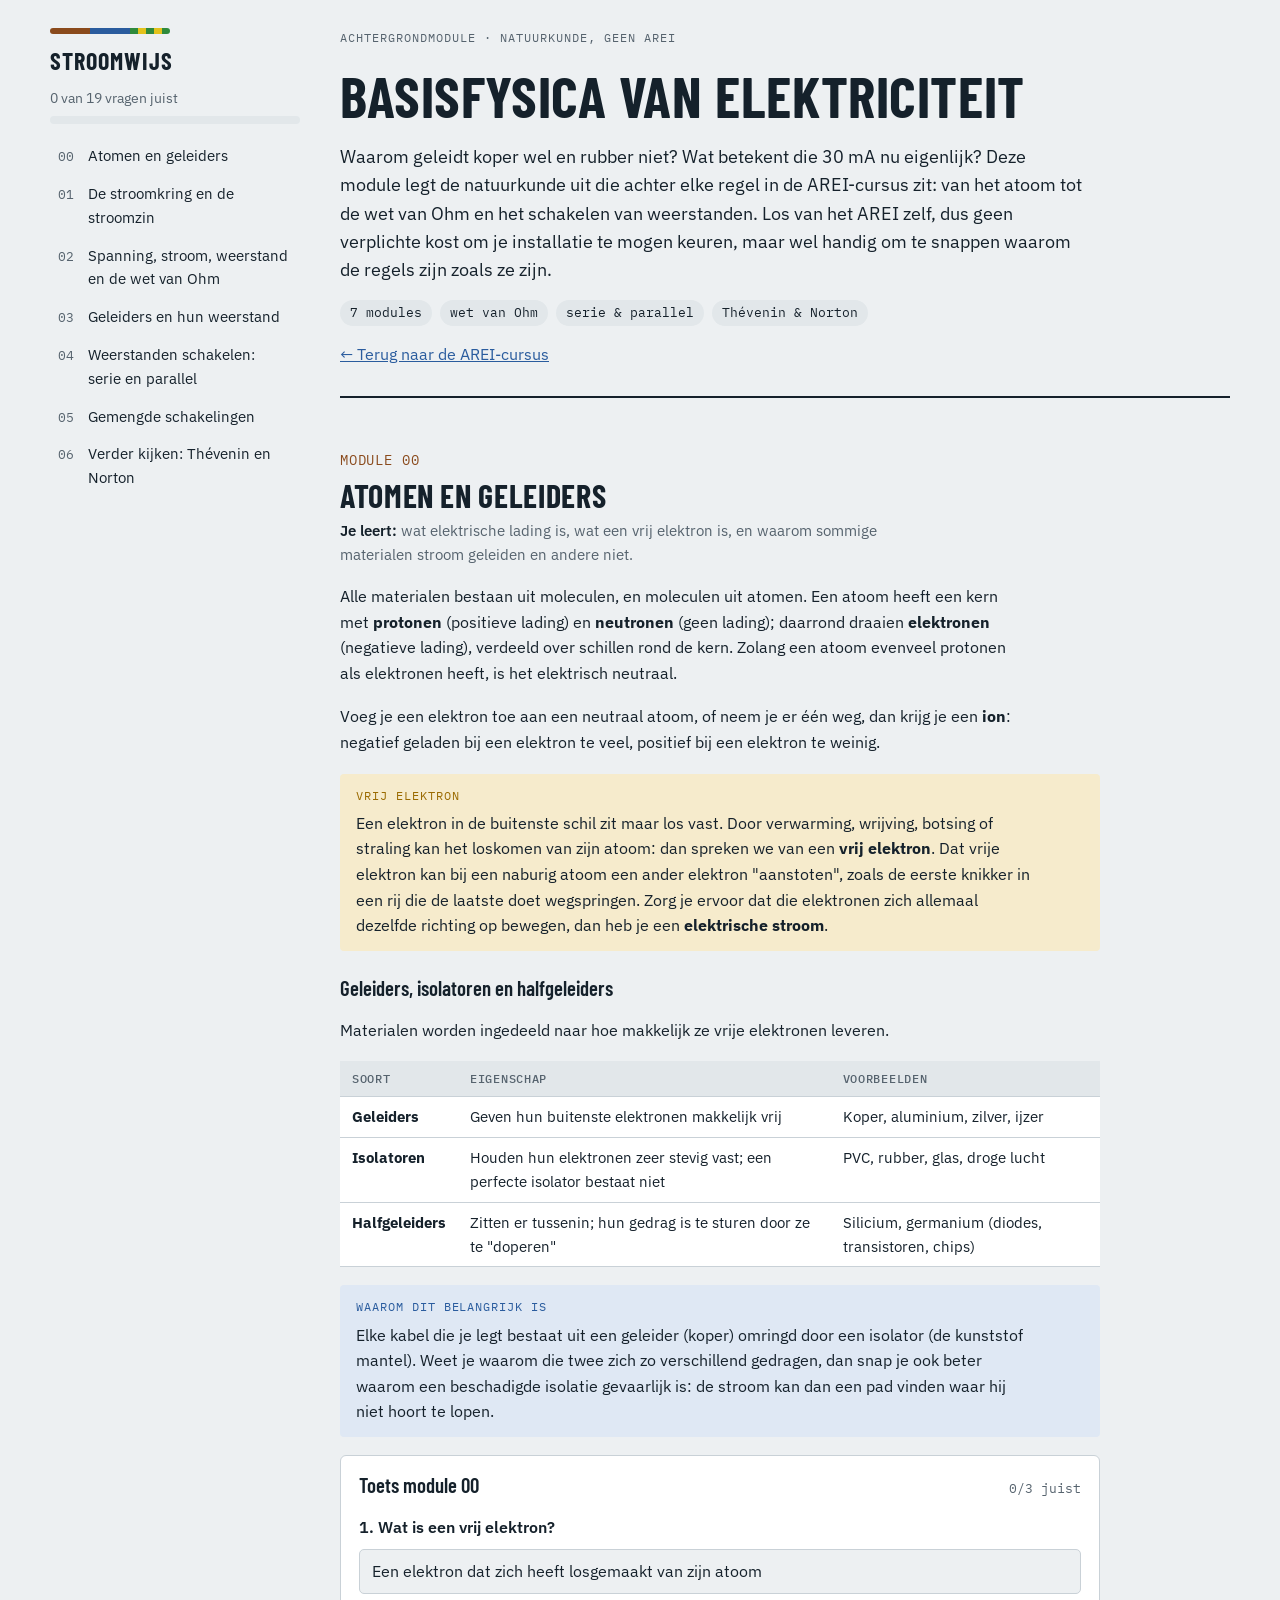
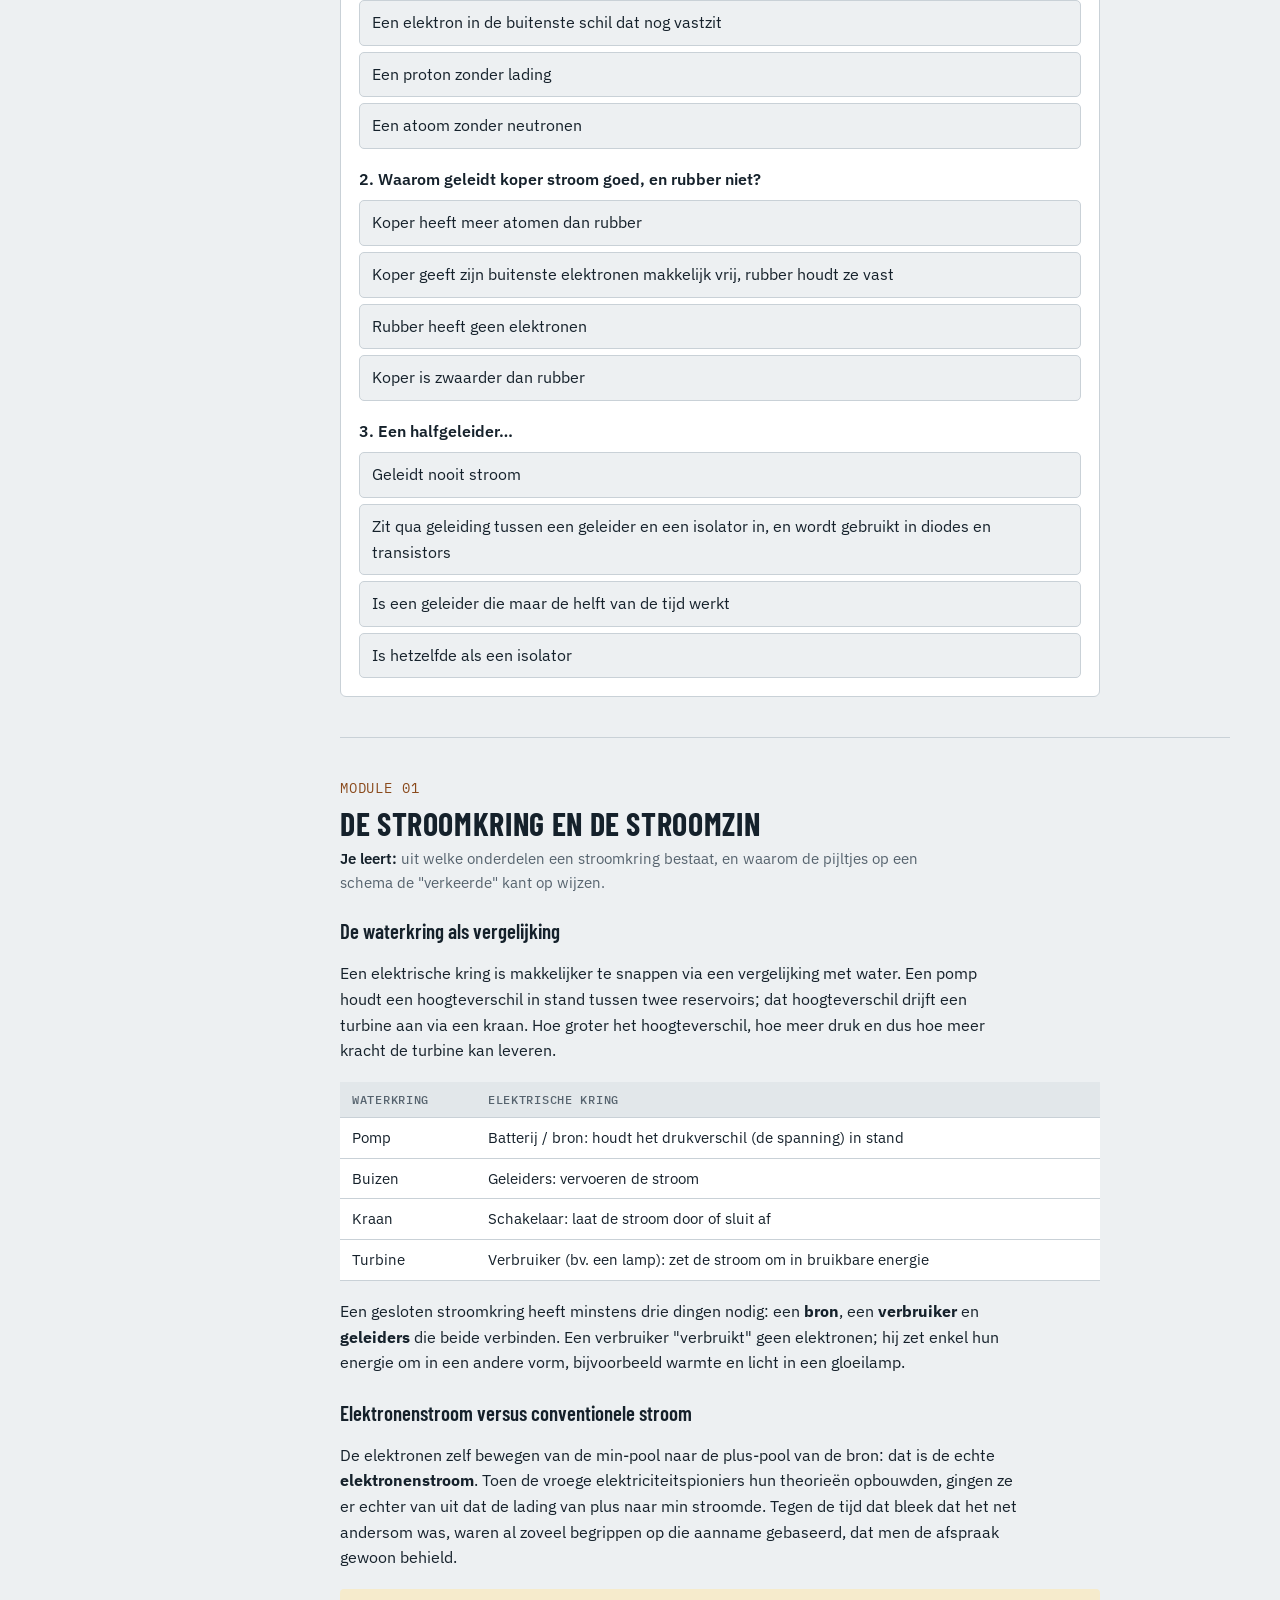
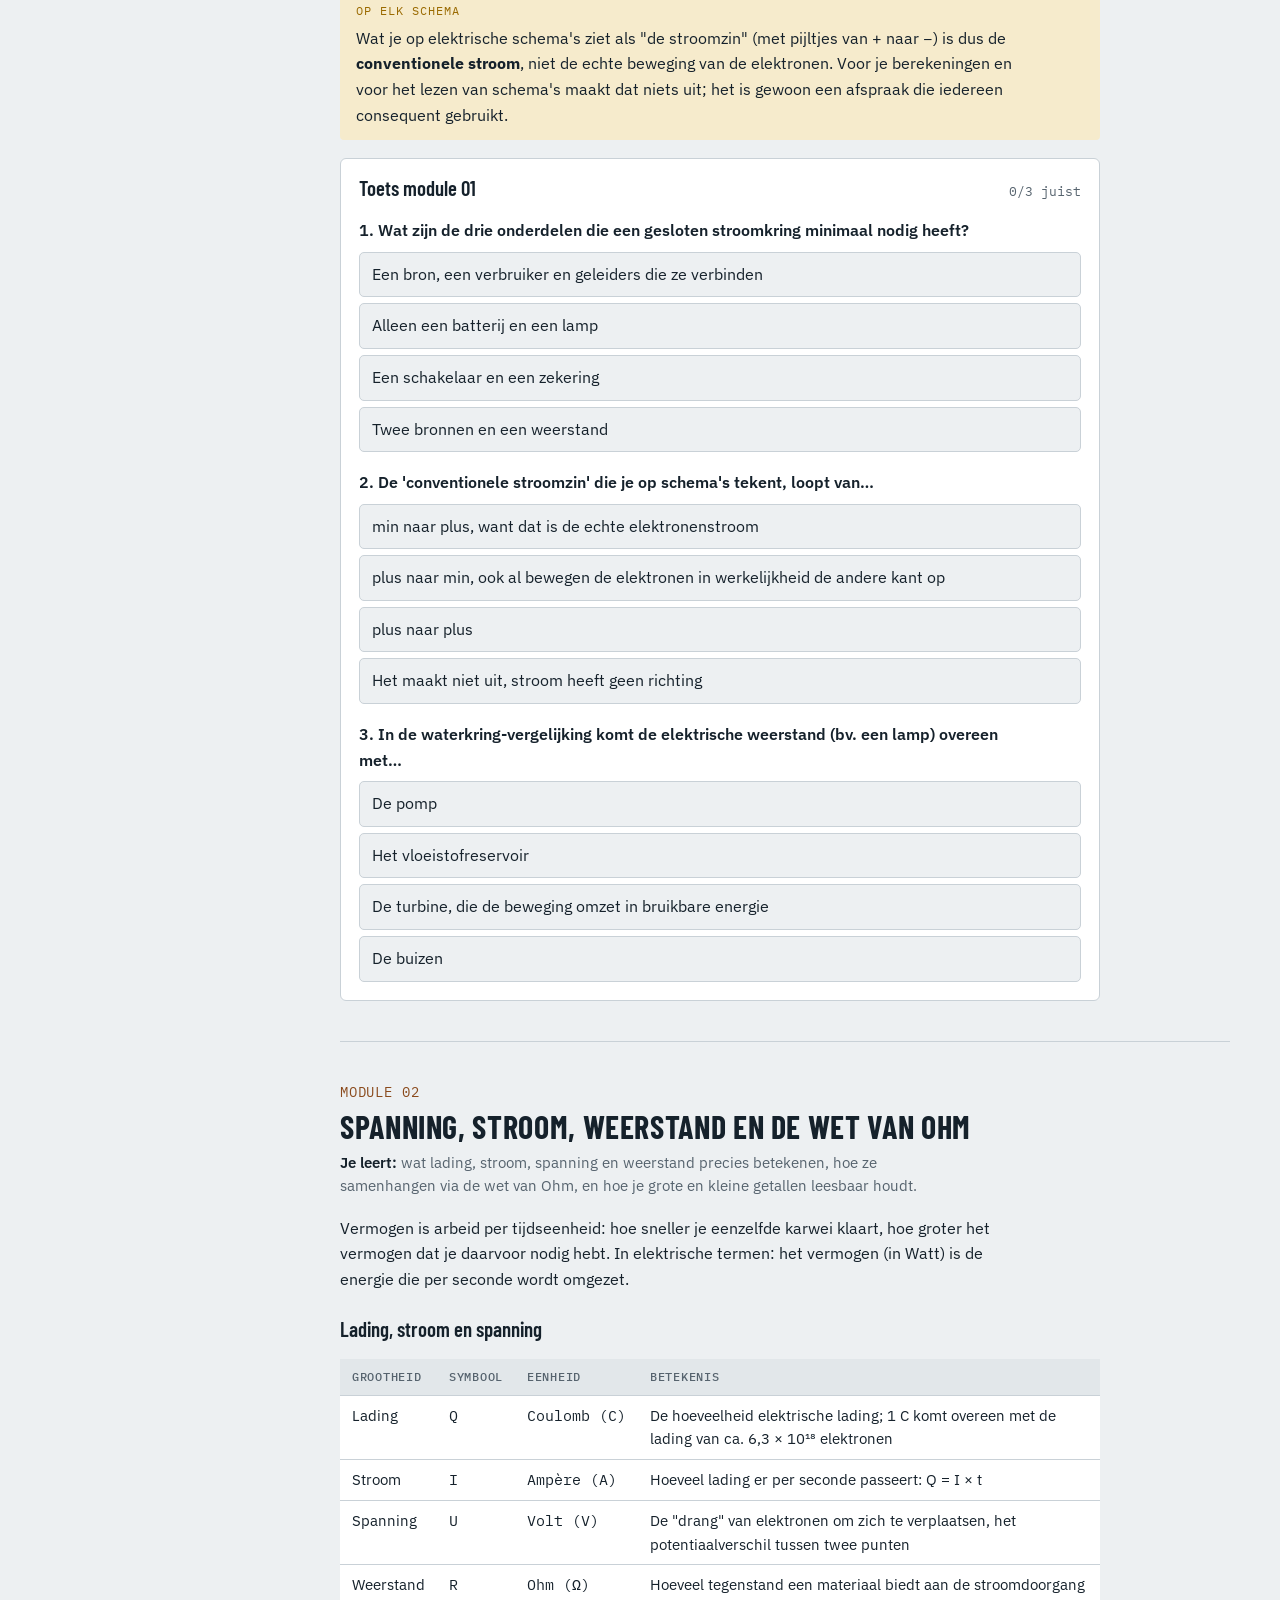
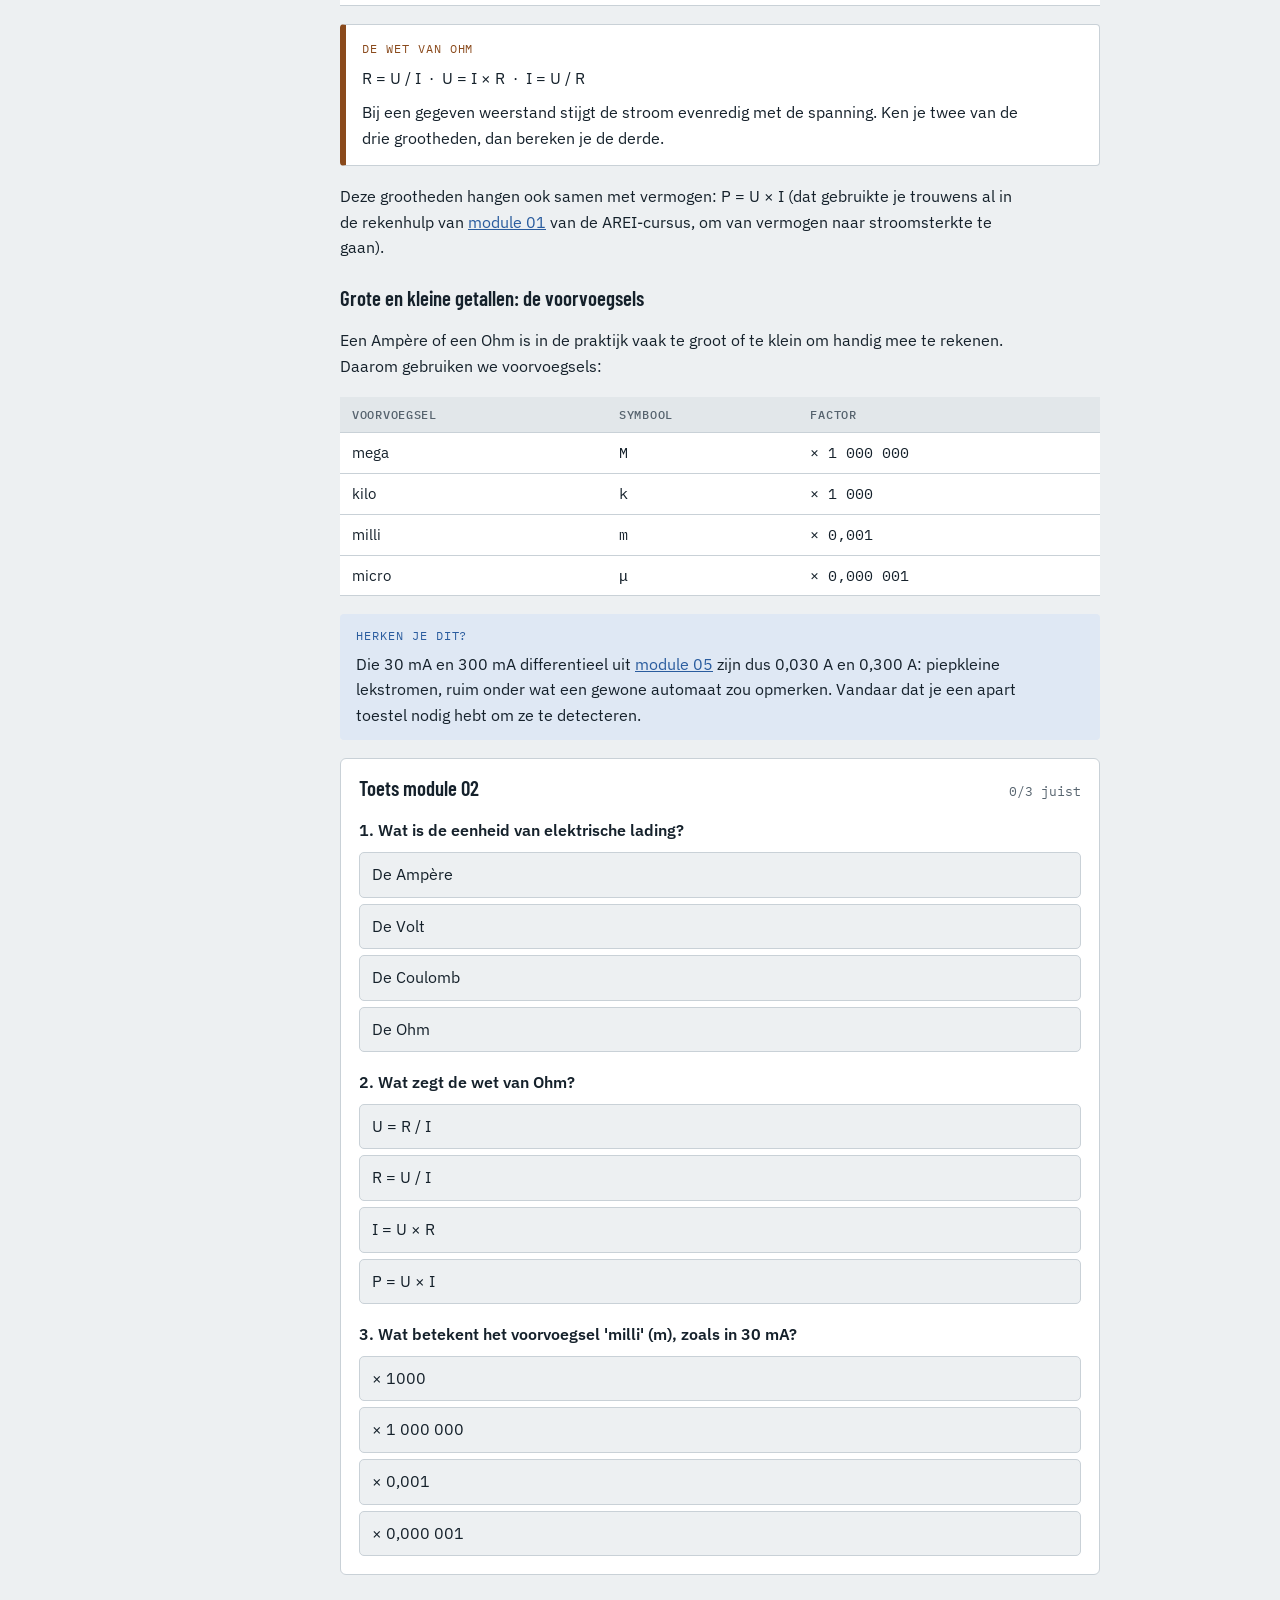
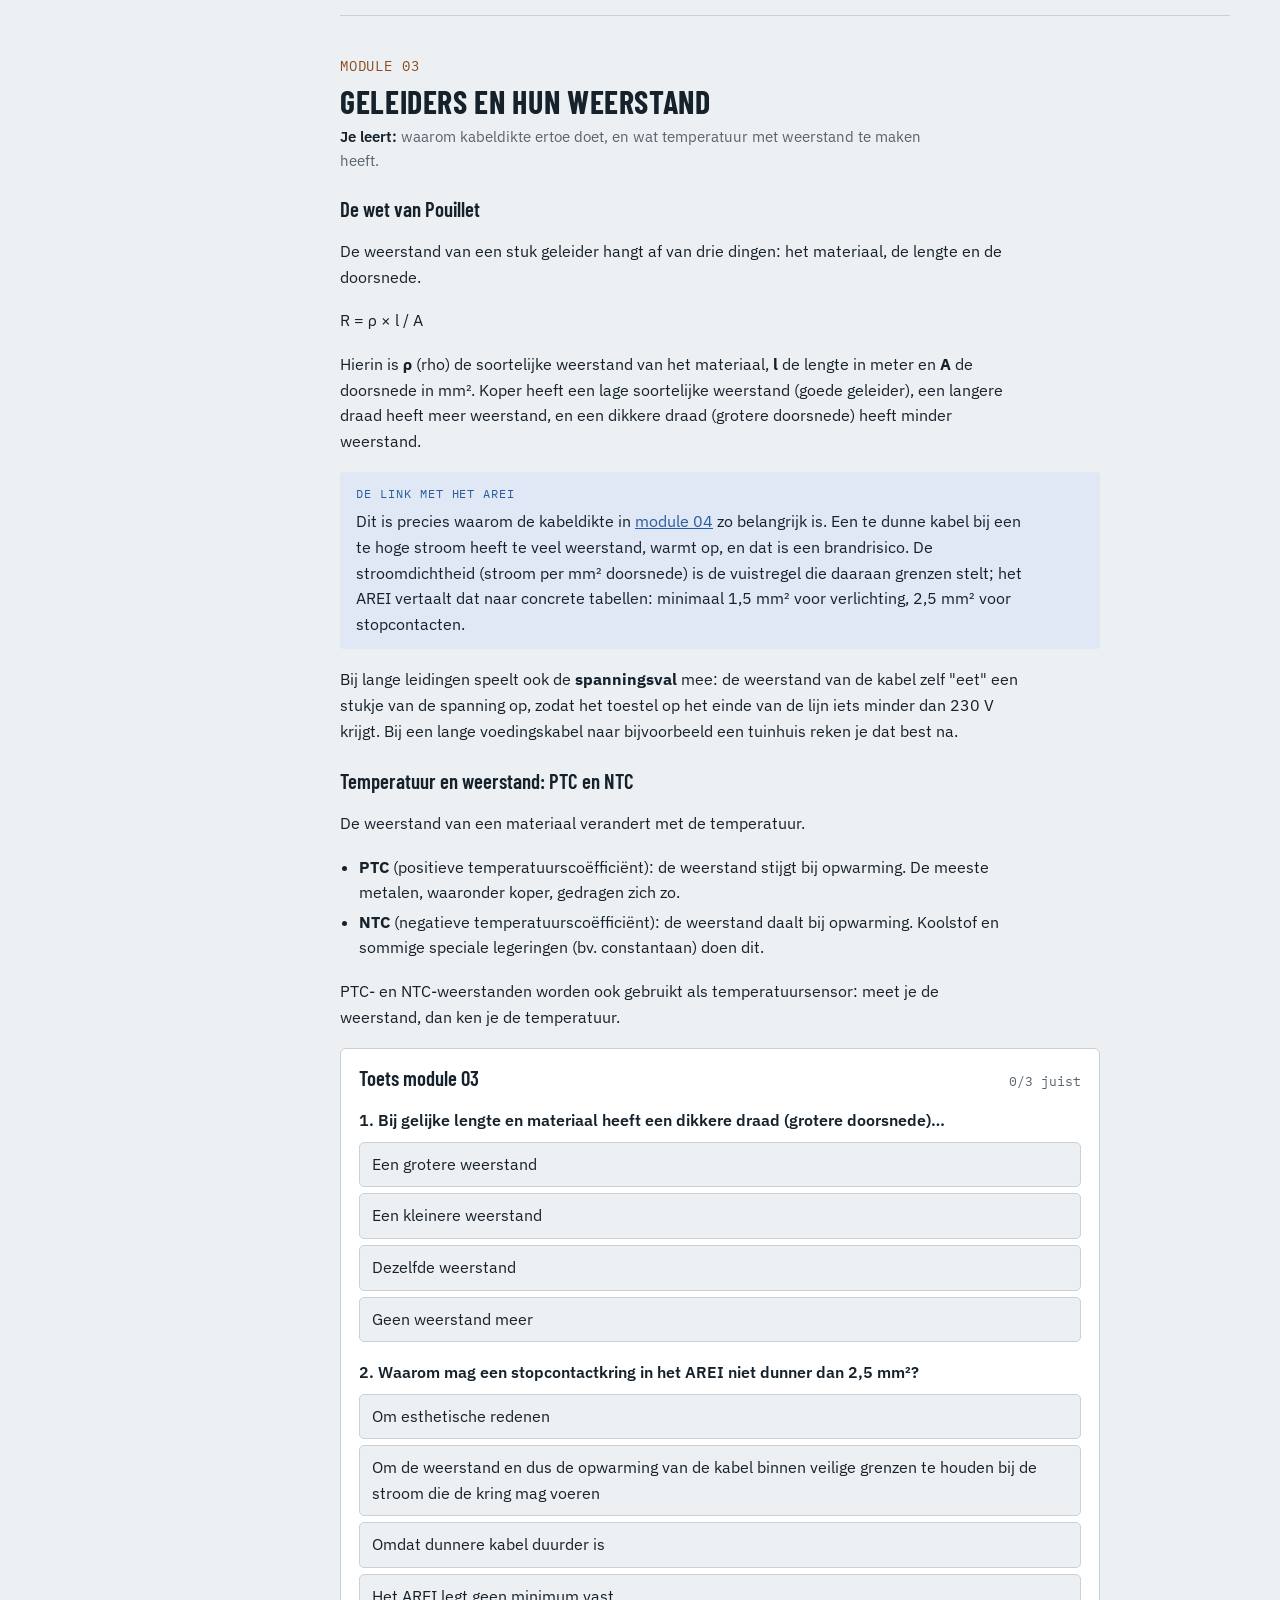
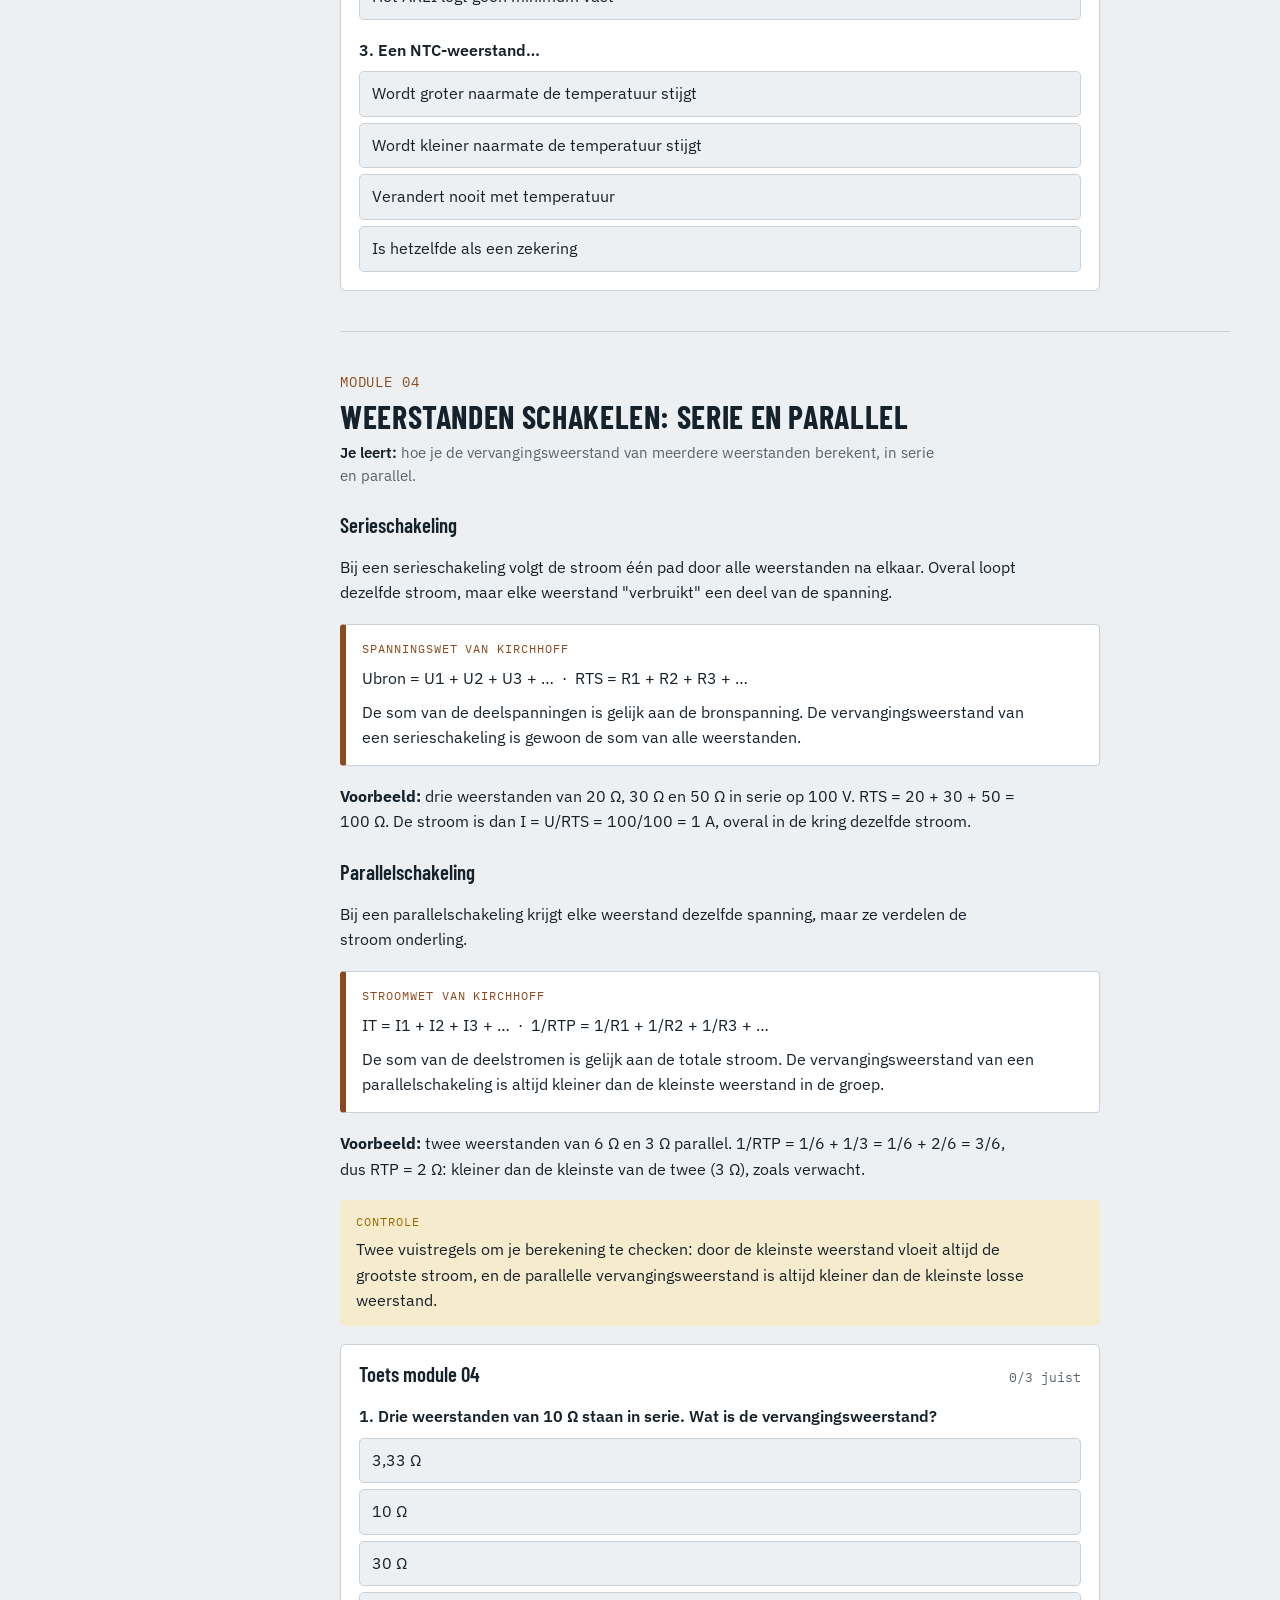
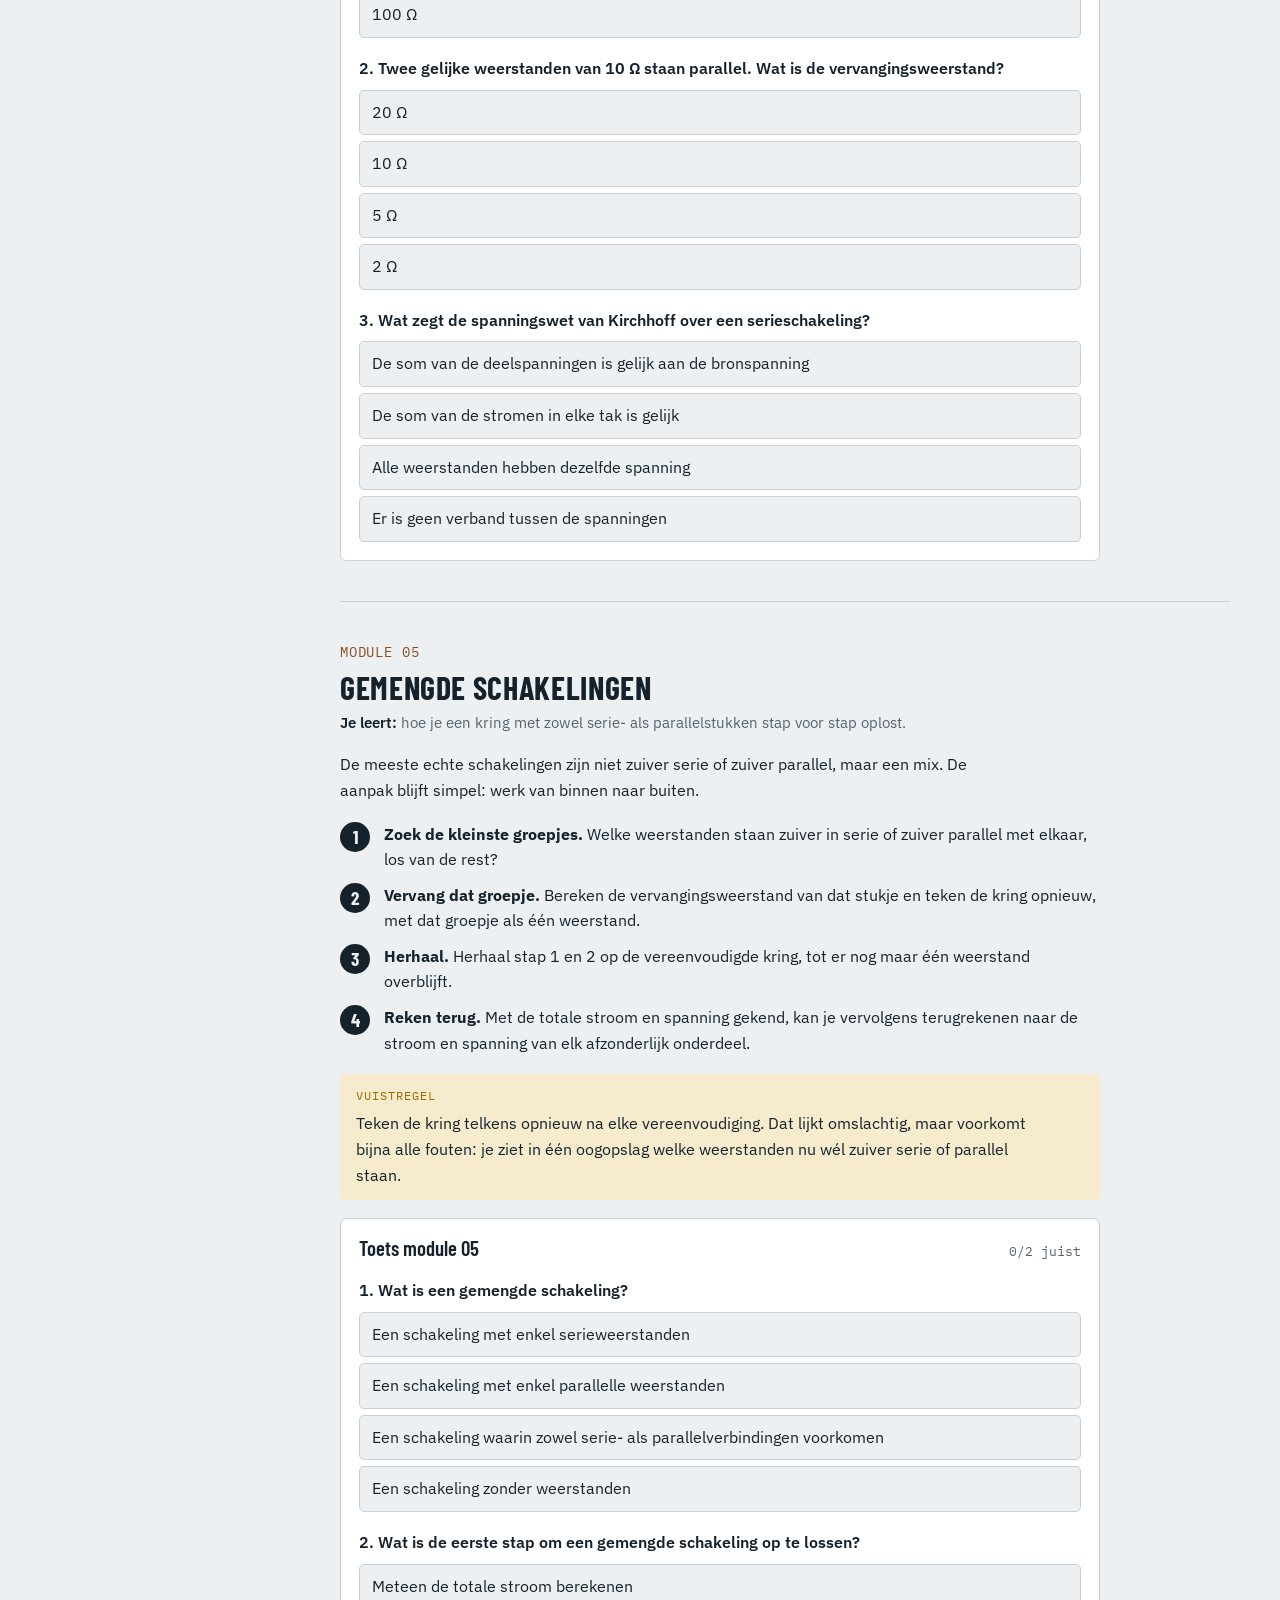
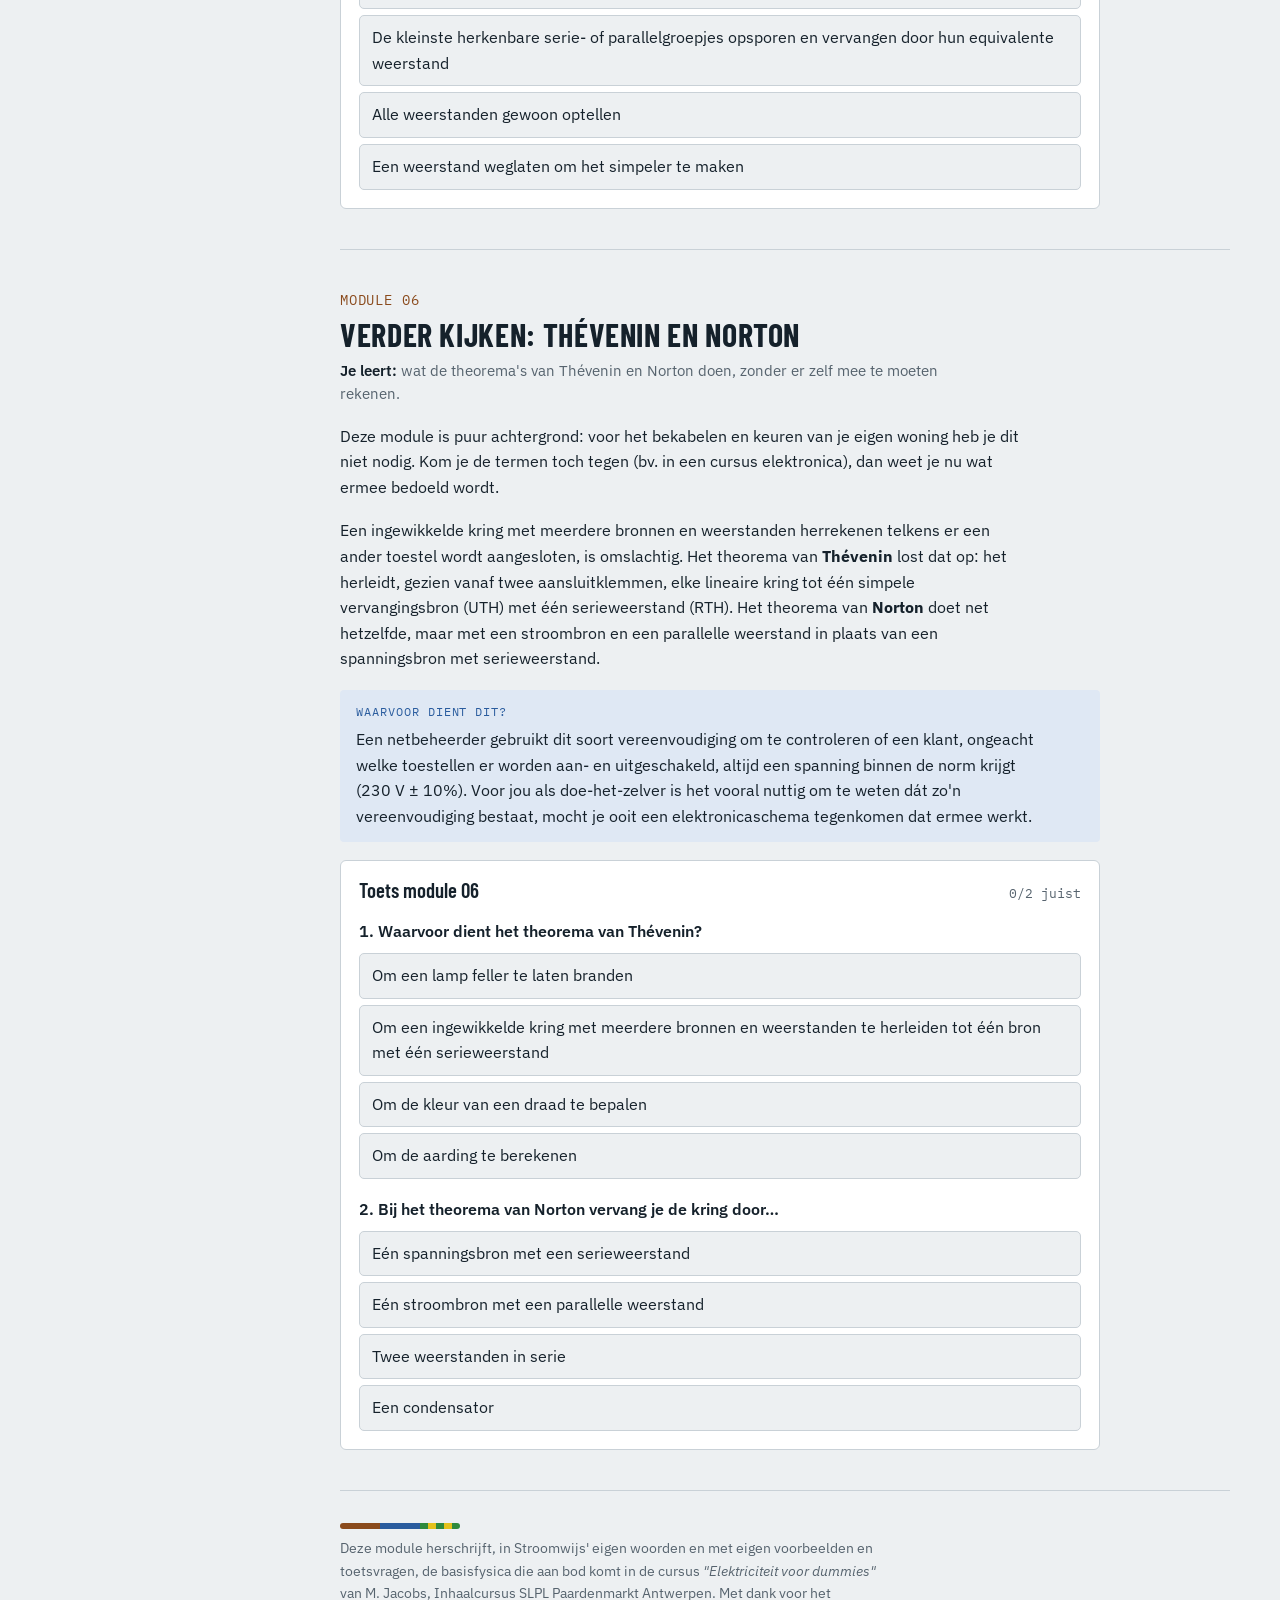
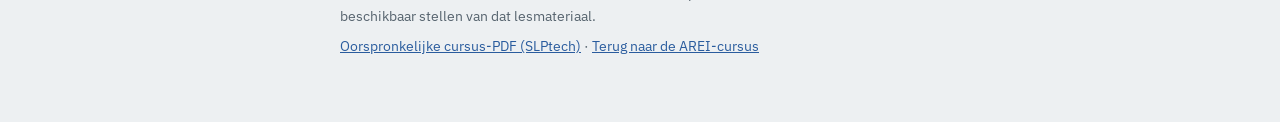
<file: basisfysica.html>
<!doctype html>
<html lang="nl">
<head>
<meta charset="utf-8">
<meta name="viewport" content="width=device-width, initial-scale=1, viewport-fit=cover">
<title>Basisfysica van elektriciteit · Stroomwijs</title>
<meta name="description" content="De natuurkunde achter elektriciteit: atomen, stroom, spanning, weerstand, de wet van Ohm en hoe je weerstanden schakelt. Achtergrond bij de AREI-cursus van Stroomwijs.">
<meta property="og:title" content="Basisfysica van elektriciteit · Stroomwijs">
<meta property="og:description" content="Van atoom tot stroomkring: de natuurkunde achter de AREI-cursus, in behapbare modules met toetsen.">
<meta name="theme-color" content="#EDF0F2" media="(prefers-color-scheme: light)">
<meta name="theme-color" content="#12181D" media="(prefers-color-scheme: dark)">
<link rel="icon" href="data:image/svg+xml,%3Csvg xmlns='http://www.w3.org/2000/svg' viewBox='0 0 32 32'%3E%3Crect width='32' height='32' rx='6' fill='%2315212B'/%3E%3Crect x='5' y='9' width='22' height='4' rx='2' fill='%23A0612E'/%3E%3Crect x='5' y='15' width='22' height='4' rx='2' fill='%232A5C9E'/%3E%3Crect x='5' y='21' width='11' height='4' rx='2' fill='%232F8A3C'/%3E%3Crect x='16' y='21' width='11' height='4' rx='2' fill='%23E3C21C'/%3E%3C/svg%3E">
<link rel="preconnect" href="https://fonts.googleapis.com">
<link rel="preconnect" href="https://fonts.gstatic.com" crossorigin>
<link rel="stylesheet" href="https://fonts.googleapis.com/css2?family=Barlow+Condensed:wght@500;600;700&family=IBM+Plex+Sans:ital,wght@0,400;0,500;0,600;1,400&family=IBM+Plex+Mono:wght@400;500&display=swap">
<link rel="stylesheet" href="assets/css/style.css">
<script src="assets/js/quiz-data-basis.js" defer></script>
<script src="assets/js/core.js" defer></script>
</head>
<body>
<div class="wrap" lang="nl">
<nav class="side" aria-label="Modules">
  <div class="brand">
    <div class="wire" aria-hidden="true"><span class="w-ph"></span><span class="w-n"></span><span class="w-pe"></span></div>
    <b>Stroomwijs</b>
    <div class="prog"><span id="progtxt">0 van 0 vragen juist</span><div class="bar"><i id="progbar"></i></div></div>
  </div>
  <ol id="navlist"></ol>
</nav>

<main>
<header class="hero">
  <span class="eyebrow">Achtergrondmodule · natuurkunde, geen AREI</span>
  <h1>Basisfysica van elektriciteit</h1>
  <p class="lede">Waarom geleidt koper wel en rubber niet? Wat betekent die 30 mA nu eigenlijk? Deze module legt de natuurkunde uit die achter elke regel in de AREI-cursus zit: van het atoom tot de wet van Ohm en het schakelen van weerstanden. Los van het AREI zelf, dus geen verplichte kost om je installatie te mogen keuren, maar wel handig om te snappen waarom de regels zijn zoals ze zijn.</p>
  <div class="facts">
    <span class="chip">7 modules</span><span class="chip">wet van Ohm</span><span class="chip">serie &amp; parallel</span><span class="chip">Thévenin &amp; Norton</span>
  </div>
  <p><a href="index.html">← Terug naar de AREI-cursus</a></p>
</header>

<!-- 0 -->
<section class="mod" data-name="Atomen en geleiders">
  <div class="modhead"><span class="num">MODULE</span><h2>Atomen en geleiders</h2>
  <p class="goals"><b>Je leert:</b> wat elektrische lading is, wat een vrij elektron is, en waarom sommige materialen stroom geleiden en andere niet.</p></div>
  <p>Alle materialen bestaan uit moleculen, en moleculen uit atomen. Een atoom heeft een kern met <b>protonen</b> (positieve lading) en <b>neutronen</b> (geen lading); daarrond draaien <b>elektronen</b> (negatieve lading), verdeeld over schillen rond de kern. Zolang een atoom evenveel protonen als elektronen heeft, is het elektrisch neutraal.</p>
  <p>Voeg je een elektron toe aan een neutraal atoom, of neem je er één weg, dan krijg je een <b>ion</b>: negatief geladen bij een elektron te veel, positief bij een elektron te weinig.</p>
  <div class="tip"><span class="tag">Vrij elektron</span>
    <p>Een elektron in de buitenste schil zit maar los vast. Door verwarming, wrijving, botsing of straling kan het loskomen van zijn atoom: dan spreken we van een <b>vrij elektron</b>. Dat vrije elektron kan bij een naburig atoom een ander elektron "aanstoten", zoals de eerste knikker in een rij die de laatste doet wegspringen. Zorg je ervoor dat die elektronen zich allemaal dezelfde richting op bewegen, dan heb je een <b>elektrische stroom</b>.</p>
  </div>
  <h3>Geleiders, isolatoren en halfgeleiders</h3>
  <p>Materialen worden ingedeeld naar hoe makkelijk ze vrije elektronen leveren.</p>
  <div class="tbl"><table>
    <tr><th>Soort</th><th>Eigenschap</th><th>Voorbeelden</th></tr>
    <tr><td><b>Geleiders</b></td><td>Geven hun buitenste elektronen makkelijk vrij</td><td>Koper, aluminium, zilver, ijzer</td></tr>
    <tr><td><b>Isolatoren</b></td><td>Houden hun elektronen zeer stevig vast; een perfecte isolator bestaat niet</td><td>PVC, rubber, glas, droge lucht</td></tr>
    <tr><td><b>Halfgeleiders</b></td><td>Zitten er tussenin; hun gedrag is te sturen door ze te "doperen"</td><td>Silicium, germanium (diodes, transistoren, chips)</td></tr>
  </table></div>
  <div class="why"><span class="tag">Waarom dit belangrijk is</span>
    <p>Elke kabel die je legt bestaat uit een geleider (koper) omringd door een isolator (de kunststof mantel). Weet je waarom die twee zich zo verschillend gedragen, dan snap je ook beter waarom een beschadigde isolatie gevaarlijk is: de stroom kan dan een pad vinden waar hij niet hoort te lopen.</p>
  </div>
  <div class="quiz"></div>
</section>

<!-- 1 -->
<section class="mod" data-name="De stroomkring en de stroomzin">
  <div class="modhead"><span class="num">MODULE</span><h2>De stroomkring en de stroomzin</h2>
  <p class="goals"><b>Je leert:</b> uit welke onderdelen een stroomkring bestaat, en waarom de pijltjes op een schema de "verkeerde" kant op wijzen.</p></div>
  <h3>De waterkring als vergelijking</h3>
  <p>Een elektrische kring is makkelijker te snappen via een vergelijking met water. Een pomp houdt een hoogteverschil in stand tussen twee reservoirs; dat hoogteverschil drijft een turbine aan via een kraan. Hoe groter het hoogteverschil, hoe meer druk en dus hoe meer kracht de turbine kan leveren.</p>
  <div class="tbl"><table>
    <tr><th>Waterkring</th><th>Elektrische kring</th></tr>
    <tr><td>Pomp</td><td>Batterij / bron: houdt het drukverschil (de spanning) in stand</td></tr>
    <tr><td>Buizen</td><td>Geleiders: vervoeren de stroom</td></tr>
    <tr><td>Kraan</td><td>Schakelaar: laat de stroom door of sluit af</td></tr>
    <tr><td>Turbine</td><td>Verbruiker (bv. een lamp): zet de stroom om in bruikbare energie</td></tr>
  </table></div>
  <p>Een gesloten stroomkring heeft minstens drie dingen nodig: een <b>bron</b>, een <b>verbruiker</b> en <b>geleiders</b> die beide verbinden. Een verbruiker "verbruikt" geen elektronen; hij zet enkel hun energie om in een andere vorm, bijvoorbeeld warmte en licht in een gloeilamp.</p>
  <h3>Elektronenstroom versus conventionele stroom</h3>
  <p>De elektronen zelf bewegen van de min-pool naar de plus-pool van de bron: dat is de echte <b>elektronenstroom</b>. Toen de vroege elektriciteitspioniers hun theorieën opbouwden, gingen ze er echter van uit dat de lading van plus naar min stroomde. Tegen de tijd dat bleek dat het net andersom was, waren al zoveel begrippen op die aanname gebaseerd, dat men de afspraak gewoon behield.</p>
  <div class="tip"><span class="tag">Op elk schema</span>
    <p>Wat je op elektrische schema's ziet als "de stroomzin" (met pijltjes van + naar −) is dus de <b>conventionele stroom</b>, niet de echte beweging van de elektronen. Voor je berekeningen en voor het lezen van schema's maakt dat niets uit; het is gewoon een afspraak die iedereen consequent gebruikt.</p>
  </div>
  <div class="quiz"></div>
</section>

<!-- 2 -->
<section class="mod" data-name="Spanning, stroom, weerstand en de wet van Ohm">
  <div class="modhead"><span class="num">MODULE</span><h2>Spanning, stroom, weerstand en de wet van Ohm</h2>
  <p class="goals"><b>Je leert:</b> wat lading, stroom, spanning en weerstand precies betekenen, hoe ze samenhangen via de wet van Ohm, en hoe je grote en kleine getallen leesbaar houdt.</p></div>
  <p>Vermogen is arbeid per tijdseenheid: hoe sneller je eenzelfde karwei klaart, hoe groter het vermogen dat je daarvoor nodig hebt. In elektrische termen: het vermogen (in Watt) is de energie die per seconde wordt omgezet.</p>
  <h3>Lading, stroom en spanning</h3>
  <div class="tbl"><table>
    <tr><th>Grootheid</th><th>Symbool</th><th>Eenheid</th><th>Betekenis</th></tr>
    <tr><td>Lading</td><td class="num">Q</td><td class="num">Coulomb (C)</td><td>De hoeveelheid elektrische lading; 1 C komt overeen met de lading van ca. 6,3 × 10¹⁸ elektronen</td></tr>
    <tr><td>Stroom</td><td class="num">I</td><td class="num">Ampère (A)</td><td>Hoeveel lading er per seconde passeert: Q = I × t</td></tr>
    <tr><td>Spanning</td><td class="num">U</td><td class="num">Volt (V)</td><td>De "drang" van elektronen om zich te verplaatsen, het potentiaalverschil tussen twee punten</td></tr>
    <tr><td>Weerstand</td><td class="num">R</td><td class="num">Ohm (Ω)</td><td>Hoeveel tegenstand een materiaal biedt aan de stroomdoorgang</td></tr>
  </table></div>
  <div class="rule"><span class="tag">De wet van Ohm</span>
    <p class="num">R = U / I &nbsp;·&nbsp; U = I × R &nbsp;·&nbsp; I = U / R</p>
    <p>Bij een gegeven weerstand stijgt de stroom evenredig met de spanning. Ken je twee van de drie grootheden, dan bereken je de derde.</p>
  </div>
  <p>Deze grootheden hangen ook samen met vermogen: P = U × I (dat gebruikte je trouwens al in de rekenhulp van <a href="index.html#m1">module 01</a> van de AREI-cursus, om van vermogen naar stroomsterkte te gaan).</p>
  <h3>Grote en kleine getallen: de voorvoegsels</h3>
  <p>Een Ampère of een Ohm is in de praktijk vaak te groot of te klein om handig mee te rekenen. Daarom gebruiken we voorvoegsels:</p>
  <div class="tbl"><table>
    <tr><th>Voorvoegsel</th><th>Symbool</th><th>Factor</th></tr>
    <tr><td>mega</td><td class="num">M</td><td class="num">× 1 000 000</td></tr>
    <tr><td>kilo</td><td class="num">k</td><td class="num">× 1 000</td></tr>
    <tr><td>milli</td><td class="num">m</td><td class="num">× 0,001</td></tr>
    <tr><td>micro</td><td class="num">μ</td><td class="num">× 0,000 001</td></tr>
  </table></div>
  <div class="why"><span class="tag">Herken je dit?</span>
    <p>Die 30 mA en 300 mA differentieel uit <a href="index.html#m5">module 05</a> zijn dus 0,030 A en 0,300 A: piepkleine lekstromen, ruim onder wat een gewone automaat zou opmerken. Vandaar dat je een apart toestel nodig hebt om ze te detecteren.</p>
  </div>
  <div class="quiz"></div>
</section>

<!-- 3 -->
<section class="mod" data-name="Geleiders en hun weerstand">
  <div class="modhead"><span class="num">MODULE</span><h2>Geleiders en hun weerstand</h2>
  <p class="goals"><b>Je leert:</b> waarom kabeldikte ertoe doet, en wat temperatuur met weerstand te maken heeft.</p></div>
  <h3>De wet van Pouillet</h3>
  <p>De weerstand van een stuk geleider hangt af van drie dingen: het materiaal, de lengte en de doorsnede.</p>
  <p class="num">R = ρ × l / A</p>
  <p>Hierin is <b>ρ</b> (rho) de soortelijke weerstand van het materiaal, <b>l</b> de lengte in meter en <b>A</b> de doorsnede in mm². Koper heeft een lage soortelijke weerstand (goede geleider), een langere draad heeft meer weerstand, en een dikkere draad (grotere doorsnede) heeft minder weerstand.</p>
  <div class="why"><span class="tag">De link met het AREI</span>
    <p>Dit is precies waarom de kabeldikte in <a href="index.html#m4">module 04</a> zo belangrijk is. Een te dunne kabel bij een te hoge stroom heeft te veel weerstand, warmt op, en dat is een brandrisico. De stroomdichtheid (stroom per mm² doorsnede) is de vuistregel die daaraan grenzen stelt; het AREI vertaalt dat naar concrete tabellen: minimaal 1,5 mm² voor verlichting, 2,5 mm² voor stopcontacten.</p>
  </div>
  <p>Bij lange leidingen speelt ook de <b>spanningsval</b> mee: de weerstand van de kabel zelf "eet" een stukje van de spanning op, zodat het toestel op het einde van de lijn iets minder dan 230 V krijgt. Bij een lange voedingskabel naar bijvoorbeeld een tuinhuis reken je dat best na.</p>
  <h3>Temperatuur en weerstand: PTC en NTC</h3>
  <p>De weerstand van een materiaal verandert met de temperatuur.</p>
  <ul class="tight">
    <li><b>PTC</b> (positieve temperatuurscoëfficiënt): de weerstand stijgt bij opwarming. De meeste metalen, waaronder koper, gedragen zich zo.</li>
    <li><b>NTC</b> (negatieve temperatuurscoëfficiënt): de weerstand daalt bij opwarming. Koolstof en sommige speciale legeringen (bv. constantaan) doen dit.</li>
  </ul>
  <p>PTC- en NTC-weerstanden worden ook gebruikt als temperatuursensor: meet je de weerstand, dan ken je de temperatuur.</p>
  <div class="quiz"></div>
</section>

<!-- 4 -->
<section class="mod" data-name="Weerstanden schakelen: serie en parallel">
  <div class="modhead"><span class="num">MODULE</span><h2>Weerstanden schakelen: serie en parallel</h2>
  <p class="goals"><b>Je leert:</b> hoe je de vervangingsweerstand van meerdere weerstanden berekent, in serie en parallel.</p></div>
  <h3>Serieschakeling</h3>
  <p>Bij een serieschakeling volgt de stroom één pad door alle weerstanden na elkaar. Overal loopt dezelfde stroom, maar elke weerstand "verbruikt" een deel van de spanning.</p>
  <div class="rule"><span class="tag">Spanningswet van Kirchhoff</span>
    <p class="num">Ubron = U1 + U2 + U3 + … &nbsp;·&nbsp; RTS = R1 + R2 + R3 + …</p>
    <p>De som van de deelspanningen is gelijk aan de bronspanning. De vervangingsweerstand van een serieschakeling is gewoon de som van alle weerstanden.</p>
  </div>
  <p><b>Voorbeeld:</b> drie weerstanden van 20 Ω, 30 Ω en 50 Ω in serie op 100 V. RTS = 20 + 30 + 50 = 100 Ω. De stroom is dan I = U/RTS = 100/100 = 1 A, overal in de kring dezelfde stroom.</p>
  <h3>Parallelschakeling</h3>
  <p>Bij een parallelschakeling krijgt elke weerstand dezelfde spanning, maar ze verdelen de stroom onderling.</p>
  <div class="rule"><span class="tag">Stroomwet van Kirchhoff</span>
    <p class="num">IT = I1 + I2 + I3 + … &nbsp;·&nbsp; 1/RTP = 1/R1 + 1/R2 + 1/R3 + …</p>
    <p>De som van de deelstromen is gelijk aan de totale stroom. De vervangingsweerstand van een parallelschakeling is altijd kleiner dan de kleinste weerstand in de groep.</p>
  </div>
  <p><b>Voorbeeld:</b> twee weerstanden van 6 Ω en 3 Ω parallel. 1/RTP = 1/6 + 1/3 = 1/6 + 2/6 = 3/6, dus RTP = 2 Ω: kleiner dan de kleinste van de twee (3 Ω), zoals verwacht.</p>
  <div class="tip"><span class="tag">Controle</span>
    <p>Twee vuistregels om je berekening te checken: door de kleinste weerstand vloeit altijd de grootste stroom, en de parallelle vervangingsweerstand is altijd kleiner dan de kleinste losse weerstand.</p>
  </div>
  <div class="quiz"></div>
</section>

<!-- 5 -->
<section class="mod" data-name="Gemengde schakelingen">
  <div class="modhead"><span class="num">MODULE</span><h2>Gemengde schakelingen</h2>
  <p class="goals"><b>Je leert:</b> hoe je een kring met zowel serie- als parallelstukken stap voor stap oplost.</p></div>
  <p>De meeste echte schakelingen zijn niet zuiver serie of zuiver parallel, maar een mix. De aanpak blijft simpel: werk van binnen naar buiten.</p>
  <ol class="steps">
    <li><div><b>Zoek de kleinste groepjes.</b> Welke weerstanden staan zuiver in serie of zuiver parallel met elkaar, los van de rest?</div></li>
    <li><div><b>Vervang dat groepje.</b> Bereken de vervangingsweerstand van dat stukje en teken de kring opnieuw, met dat groepje als één weerstand.</div></li>
    <li><div><b>Herhaal.</b> Herhaal stap 1 en 2 op de vereenvoudigde kring, tot er nog maar één weerstand overblijft.</div></li>
    <li><div><b>Reken terug.</b> Met de totale stroom en spanning gekend, kan je vervolgens terugrekenen naar de stroom en spanning van elk afzonderlijk onderdeel.</div></li>
  </ol>
  <div class="tip"><span class="tag">Vuistregel</span>
    <p>Teken de kring telkens opnieuw na elke vereenvoudiging. Dat lijkt omslachtig, maar voorkomt bijna alle fouten: je ziet in één oogopslag welke weerstanden nu wél zuiver serie of parallel staan.</p>
  </div>
  <div class="quiz"></div>
</section>

<!-- 6 -->
<section class="mod" data-name="Verder kijken: Thévenin en Norton">
  <div class="modhead"><span class="num">MODULE</span><h2>Verder kijken: Thévenin en Norton</h2>
  <p class="goals"><b>Je leert:</b> wat de theorema's van Thévenin en Norton doen, zonder er zelf mee te moeten rekenen.</p></div>
  <p>Deze module is puur achtergrond: voor het bekabelen en keuren van je eigen woning heb je dit niet nodig. Kom je de termen toch tegen (bv. in een cursus elektronica), dan weet je nu wat ermee bedoeld wordt.</p>
  <p>Een ingewikkelde kring met meerdere bronnen en weerstanden herrekenen telkens er een ander toestel wordt aangesloten, is omslachtig. Het theorema van <b>Thévenin</b> lost dat op: het herleidt, gezien vanaf twee aansluitklemmen, elke lineaire kring tot één simpele vervangingsbron (UTH) met één serieweerstand (RTH). Het theorema van <b>Norton</b> doet net hetzelfde, maar met een stroombron en een parallelle weerstand in plaats van een spanningsbron met serieweerstand.</p>
  <div class="why"><span class="tag">Waarvoor dient dit?</span>
    <p>Een netbeheerder gebruikt dit soort vereenvoudiging om te controleren of een klant, ongeacht welke toestellen er worden aan- en uitgeschakeld, altijd een spanning binnen de norm krijgt (230 V ± 10%). Voor jou als doe-het-zelver is het vooral nuttig om te weten dát zo'n vereenvoudiging bestaat, mocht je ooit een elektronicaschema tegenkomen dat ermee werkt.</p>
  </div>
  <div class="quiz"></div>
</section>

<footer>
  <div class="wire" aria-hidden="true"><span class="w-ph"></span><span class="w-n"></span><span class="w-pe"></span></div>
  <p>Deze module herschrijft, in Stroomwijs' eigen woorden en met eigen voorbeelden en toetsvragen, de basisfysica die aan bod komt in de cursus <i>"Elektriciteit voor dummies"</i> van M. Jacobs, Inhaalcursus SLPL Paardenmarkt Antwerpen. Met dank voor het beschikbaar stellen van dat lesmateriaal.</p>
  <p><a href="https://slptech.be/Cursussen/Inhaalcursus/elektriciteit%20voor%20dummies1pdf.pdf" target="_blank" rel="noopener">Oorspronkelijke cursus-PDF (SLPtech)</a> · <a href="index.html">Terug naar de AREI-cursus</a></p>
</footer>
</main>
</div>
</body>
</html>
</file>
<file: assets/css/style.css>
/* basis */
*{box-sizing:border-box}
html{-webkit-text-size-adjust:100%}
body{margin:0}
img{max-width:100%}
[hidden]{display:none!important}
:root{
  --bg:#EDF0F2; --surface:#FFFFFF; --sunk:#E2E7EA; --ink:#15212B; --muted:#56636E; --line:#C9D1D7;
  --phase:#8A4A1C; --phase-soft:#F3E6DB; --neutral:#2A5C9E; --neutral-soft:#DFE8F4;
  --earth-g:#2F8A3C; --earth-y:#E3C21C; --ok:#2F7A3A; --ok-soft:#DDEEDF; --bad:#B3321F; --bad-soft:#F6DEDA; --warn:#9A6A00; --warn-soft:#F6EBCC;
  --display:"Barlow Condensed","Arial Narrow",Arial,sans-serif;
  --body:"IBM Plex Sans",system-ui,-apple-system,"Segoe UI",sans-serif;
  --mono:"IBM Plex Mono",ui-monospace,Menlo,Consolas,monospace;
}
@media (prefers-color-scheme:dark){:root:not([data-theme="light"]){
  color-scheme:dark;
  --bg:#12181D; --surface:#1B232A; --sunk:#232D35; --ink:#E6EBEF; --muted:#9AA7B2; --line:#34414C;
  --phase:#E09A62; --phase-soft:#3A2A1E; --neutral:#7FA8E0; --neutral-soft:#1E2B3D;
  --ok:#6CC27A; --ok-soft:#1C3322; --bad:#F08573; --bad-soft:#3D221E; --warn:#E3B54A; --warn-soft:#3A3019;
}}
:root[data-theme="dark"]{
  color-scheme:dark;
  --bg:#12181D; --surface:#1B232A; --sunk:#232D35; --ink:#E6EBEF; --muted:#9AA7B2; --line:#34414C;
  --phase:#E09A62; --phase-soft:#3A2A1E; --neutral:#7FA8E0; --neutral-soft:#1E2B3D;
  --ok:#6CC27A; --ok-soft:#1C3322; --bad:#F08573; --bad-soft:#3D221E; --warn:#E3B54A; --warn-soft:#3A3019;
}
body{background:var(--bg);color:var(--ink);font-family:var(--body);font-size:16px;line-height:1.6;padding-inline:16px}
.wrap{max-width:1180px;margin:0 auto;display:grid;grid-template-columns:250px minmax(0,1fr);gap:40px;padding-block:28px 64px}
@media (max-width:860px){.wrap{grid-template-columns:minmax(0,1fr);gap:20px}}
main{min-width:0}
h1,h2,h3{font-family:var(--display);text-wrap:balance;line-height:1.1;margin:0}
h1{font-size:clamp(2.4rem,6vw,3.6rem);font-weight:700;letter-spacing:.01em;text-transform:uppercase}
h2{font-size:clamp(1.45rem,6.5vw,2rem);hyphens:auto;overflow-wrap:break-word;font-weight:700;text-transform:uppercase;letter-spacing:.02em}
h3{font-size:1.3rem;font-weight:600;margin-top:8px}
p{margin:0;max-width:68ch}
code,.mono{font-family:var(--mono);font-size:.92em}
a{color:var(--neutral)}
:focus-visible{outline:3px solid var(--neutral);outline-offset:2px;border-radius:3px}

/* wire stripe signature */
.wire{display:flex;height:6px;border-radius:3px;overflow:hidden;width:120px}
.wire span{flex:1}
.w-ph{background:var(--phase)} .w-n{background:var(--neutral)}
.w-pe{background:repeating-linear-gradient(90deg,var(--earth-g) 0 8px,var(--earth-y) 8px 16px)}

/* nav */
nav.side{position:sticky;top:calc(env(safe-area-inset-top,0px) + 20px);align-self:start;display:flex;flex-direction:column;gap:14px}
@media (max-width:860px){nav.side{position:static}}
.brand{display:flex;flex-direction:column;gap:8px}
.brand b{font-family:var(--display);font-size:1.5rem;text-transform:uppercase;letter-spacing:.04em}
.prog{font-size:.85rem;color:var(--muted)}
.bar{height:8px;background:var(--sunk);border-radius:4px;overflow:hidden;margin-top:6px}
.bar i{display:block;height:100%;background:var(--phase);width:0;transition:width .4s}
nav.side ol{list-style:none;margin:0;padding:0;display:flex;flex-direction:column;gap:2px}
@media (max-width:860px){nav.side ol{flex-direction:row;flex-wrap:wrap;gap:6px}}
nav.side a{display:flex;gap:10px;align-items:baseline;padding:6px 8px;border-radius:6px;text-decoration:none;color:var(--ink);font-size:.93rem}
nav.side a:hover{background:var(--sunk)}
nav.side a .n{font-family:var(--mono);font-size:.8rem;color:var(--muted);min-width:1.6em}
nav.side a.done .n{color:var(--ok)}
nav.side a.done::after{content:"✓";margin-left:auto;color:var(--ok);font-weight:600}
@media (max-width:860px){nav.side a{background:var(--surface);border:1px solid var(--line)}}

/* header */
header.hero{display:flex;flex-direction:column;gap:16px;padding-bottom:28px;border-bottom:2px solid var(--ink);margin-bottom:12px}
.eyebrow{font-family:var(--mono);font-size:.78rem;letter-spacing:.08em;text-transform:uppercase;color:var(--muted)}
.lede{font-size:1.1rem;color:var(--ink)}
.facts{display:flex;flex-wrap:wrap;gap:8px}
.chip{font-family:var(--mono);font-size:.8rem;padding:3px 10px;border-radius:999px;background:var(--sunk);color:var(--ink)}

/* modules */
section.mod{padding-block:40px;border-bottom:1px solid var(--line);display:flex;flex-direction:column;gap:18px;scroll-margin-top:16px}
.modhead{display:flex;flex-direction:column;gap:6px}
.modhead .num{font-family:var(--mono);color:var(--phase);font-size:.85rem;letter-spacing:.06em}
.goals{font-size:.92rem;color:var(--muted)}
.goals b{color:var(--ink);font-weight:600}
ul.tight{margin:0;padding-left:1.2em;max-width:68ch;display:flex;flex-direction:column;gap:4px}

/* rule box */
.rule{background:var(--surface);border:1px solid var(--line);border-left:6px solid var(--phase);border-radius:4px;padding:14px 16px;display:flex;flex-direction:column;gap:8px;max-width:760px}
.rule .tag{font-family:var(--mono);font-size:.75rem;text-transform:uppercase;letter-spacing:.08em;color:var(--phase)}
.why{background:var(--neutral-soft);border-radius:4px;padding:12px 16px;max-width:760px;display:flex;flex-direction:column;gap:6px}
.why .tag{font-family:var(--mono);font-size:.75rem;text-transform:uppercase;letter-spacing:.08em;color:var(--neutral)}
.danger{background:var(--bad-soft);border-radius:4px;padding:12px 16px;max-width:760px;display:flex;flex-direction:column;gap:6px}
.danger .tag{font-family:var(--mono);font-size:.75rem;text-transform:uppercase;letter-spacing:.08em;color:var(--bad)}
.tip{background:var(--warn-soft);border-radius:4px;padding:12px 16px;max-width:760px;display:flex;flex-direction:column;gap:6px}
.tip .tag{font-family:var(--mono);font-size:.75rem;text-transform:uppercase;letter-spacing:.08em;color:var(--warn)}

/* tables */
.tbl{overflow-x:auto;max-width:min(100%,760px)}
table{width:100%;border-collapse:collapse;font-size:.93rem;min-width:520px;background:var(--surface)}
th,td{text-align:left;padding:8px 12px;border-bottom:1px solid var(--line);vertical-align:top}
th{font-family:var(--mono);font-size:.75rem;text-transform:uppercase;letter-spacing:.06em;color:var(--muted);background:var(--sunk);font-weight:500}
td.num{font-family:var(--mono);font-variant-numeric:tabular-nums;white-space:nowrap}

/* figures */
figure{margin:0;background:var(--surface);border:1px solid var(--line);border-radius:4px;padding:16px;max-width:760px;overflow-x:auto}
figcaption{font-size:.85rem;color:var(--muted);margin-top:8px}
svg text{font-family:var(--body)}

/* steps */
ol.steps{margin:0;padding:0;list-style:none;counter-reset:s;display:flex;flex-direction:column;gap:10px;max-width:760px}
ol.steps li{counter-increment:s;display:grid;grid-template-columns:34px 1fr;gap:10px;align-items:start}
ol.steps li::before{content:counter(s);font-family:var(--display);font-weight:700;font-size:1.2rem;width:30px;height:30px;border-radius:50%;background:var(--ink);color:var(--bg);display:grid;place-items:center}

/* quiz */
.quiz{background:var(--surface);border:1px solid var(--line);border-radius:6px;padding:18px;display:flex;flex-direction:column;gap:18px;max-width:760px}
.quiz h3{margin:0;display:flex;justify-content:space-between;align-items:baseline;gap:12px;flex-wrap:wrap}
.quiz h3 small{font-family:var(--mono);font-size:.8rem;color:var(--muted);font-weight:400}
.q{display:flex;flex-direction:column;gap:8px}
.q p.pr{font-weight:600}
.opts{display:flex;flex-direction:column;gap:6px}
.opts button{font:inherit;text-align:left;padding:9px 12px;border-radius:5px;border:1px solid var(--line);background:var(--bg);color:var(--ink);cursor:pointer}
.opts button:hover:not(:disabled){border-color:var(--ink)}
.opts button:disabled{cursor:default}
.opts button.right{background:var(--ok-soft);border-color:var(--ok)}
.opts button.wrong{background:var(--bad-soft);border-color:var(--bad)}
.fb{font-size:.92rem;padding:8px 12px;border-radius:4px;background:var(--sunk)}
.fb b{margin-right:4px}
.reset{align-self:flex-start;font:inherit;font-size:.85rem;background:none;border:none;color:var(--muted);text-decoration:underline;cursor:pointer;padding:0}

/* checker tool */
.tool{background:var(--surface);border:2px solid var(--ink);border-radius:6px;padding:18px;display:grid;grid-template-columns:minmax(0,1fr) minmax(0,1fr);gap:20px;max-width:860px}
@media (max-width:700px){.tool{grid-template-columns:1fr}}
.tool .fields{display:flex;flex-direction:column;gap:12px}
.tool label{display:flex;flex-direction:column;gap:4px;font-size:.85rem;font-weight:500}
.tool select,.tool input[type=number]{font:inherit;padding:8px 10px;border-radius:5px;border:1px solid var(--line);background:var(--bg);color:var(--ink)}
.tool .check{flex-direction:row;align-items:center;gap:8px;font-weight:400}
.verdict{display:flex;flex-direction:column;gap:8px}
.verdict .stamp{font-family:var(--display);font-size:1.8rem;font-weight:700;text-transform:uppercase;letter-spacing:.03em}
.verdict .stamp.ok{color:var(--ok)} .verdict .stamp.nok{color:var(--bad)}
.verdict ul{margin:0;padding-left:1.1em;display:flex;flex-direction:column;gap:6px;font-size:.93rem}
.verdict li.ok::marker{color:var(--ok)} .verdict li.nok::marker{color:var(--bad)} .verdict li.info::marker{color:var(--muted)}
.calc{display:flex;flex-wrap:wrap;gap:12px;align-items:end;background:var(--sunk);padding:12px;border-radius:5px;max-width:760px}
.calc label{display:flex;flex-direction:column;gap:4px;font-size:.85rem}
.calc input{font:inherit;width:120px;padding:6px 8px;border-radius:4px;border:1px solid var(--line);background:var(--surface);color:var(--ink)}
.calc output{font-family:var(--mono);font-size:1.05rem}

.sim{background:var(--surface);border:1px solid var(--line);border-radius:6px;padding:12px 16px;max-width:760px;overflow-x:auto}
.sim svg{min-width:460px;display:block}
.sim .hit{fill:transparent;cursor:pointer}
.sim .hit:hover{fill:var(--sunk);opacity:.6}
.sim .hit:focus-visible{outline:none;stroke:var(--neutral);stroke-width:2.5}
.sim .status{font-size:.9rem;color:var(--muted);margin-top:6px}

/* klemmen */
.klem{background:var(--surface);border:1px solid var(--line);border-radius:6px;padding:12px 16px;max-width:760px;display:flex;flex-direction:column;gap:10px}
.klem-tabs{display:flex;flex-wrap:wrap;gap:6px}
.klem-tabs button,.addbtn,.nextbtn{font:inherit;font-size:.88rem;padding:6px 12px;border-radius:999px;border:1px solid var(--line);background:var(--bg);color:var(--ink);cursor:pointer}
.klem-tabs button[aria-selected="true"]{background:var(--ink);color:var(--bg);border-color:var(--ink)}
.klem-view{overflow-x:auto}.klem-view svg{min-width:520px;display:block}
.klem .status{font-size:.9rem;color:var(--muted);margin-top:6px}
/* symbolen */
.symgrid{display:grid;grid-template-columns:repeat(auto-fill,minmax(130px,1fr));gap:10px;max-width:760px}
.sym{background:var(--surface);border:1px solid var(--line);border-radius:5px;padding:10px;display:flex;flex-direction:column;align-items:center;gap:6px;text-align:center;font-size:.85rem}
.flash{background:var(--surface);border:1px solid var(--line);border-radius:6px;padding:16px;max-width:760px;display:grid;grid-template-columns:auto 1fr;gap:20px;align-items:start}
@media (max-width:560px){.flash{grid-template-columns:1fr}}
.flash-card{background:var(--bg);border-radius:6px;padding:16px;display:grid;place-items:center}
.flash-side{display:flex;flex-direction:column;gap:10px}
.flash-score{font-family:var(--mono);font-size:.85rem;color:var(--muted)}
.nextbtn{align-self:flex-start;background:var(--ink);color:var(--bg);border-color:var(--ink)}
/* wegwijzer */
.tree{background:var(--surface);border:2px solid var(--ink);border-radius:6px;padding:18px;max-width:760px;display:flex;flex-direction:column;gap:12px}
.tq{font-weight:600;font-size:1.05rem}
.crumbs{list-style:none;margin:0;padding:0;display:flex;flex-wrap:wrap;gap:6px;font-size:.8rem}
.crumbs li{background:var(--sunk);padding:2px 10px;border-radius:999px;color:var(--muted)}
.res{display:flex;flex-direction:column;gap:8px;padding:12px 14px;border-radius:5px}
.res.ok{background:var(--ok-soft)}.res.warn{background:var(--warn-soft)}.res.stop{background:var(--bad-soft)}
.pill{align-self:flex-start;font-family:var(--mono);font-size:.72rem;text-transform:uppercase;letter-spacing:.08em;padding:2px 10px;border-radius:999px;color:var(--bg)}
.res.ok .pill{background:var(--ok)}.res.warn .pill{background:var(--warn)}.res.stop .pill{background:var(--bad)}
.treenav{display:flex;gap:16px}
/* planner */
.planner{display:flex;flex-direction:column;gap:16px;max-width:860px}
.pl-table{min-width:600px}
.pl-table td{padding:4px 6px;vertical-align:middle}
.pl-table input,.pl-table select{font:inherit;font-size:.9rem;padding:5px 6px;border-radius:4px;border:1px solid var(--line);background:var(--bg);color:var(--ink);width:100%}
.pl-table input[type=number]{width:70px;font-family:var(--mono)}
.pl-table .rm{font:inherit;background:none;border:none;color:var(--muted);font-size:1.2rem;cursor:pointer;padding:2px 8px}
.pl-table th{position:relative}
.sr{position:absolute;width:1px;height:1px;overflow:hidden;clip:rect(0 0 0 0)}
.addbtn{align-self:flex-start;margin-top:8px}
.pl-dev{border:1px solid var(--line);border-radius:6px;padding:10px 14px;display:flex;flex-wrap:wrap;gap:8px 18px;margin:0}
.pl-dev legend{font-size:.85rem;font-weight:600;padding:0 4px}
.pl-dev #plDev{display:flex;flex-wrap:wrap;gap:8px 18px}
.pl-dev .check{display:flex;gap:6px;align-items:center;font-size:.9rem}
.psum{display:flex;flex-wrap:wrap;gap:8px;margin-bottom:12px}
.pgrid{display:grid;grid-template-columns:repeat(auto-fill,minmax(360px,1fr));gap:12px}
@media (max-width:480px){.pgrid{grid-template-columns:1fr}}
.pcard{background:var(--surface);border:1px solid var(--line);border-top:4px solid var(--neutral);border-radius:5px;overflow:hidden}
.pcard.vast{border-top-color:var(--phase)}.pcard.laad{border-top-color:var(--warn)}
.ph{display:flex;justify-content:space-between;gap:8px;padding:8px 12px;background:var(--sunk);font-size:.9rem}
.ph span{font-family:var(--mono);font-size:.78rem;color:var(--muted)}
.pcard ul{list-style:none;margin:0;padding:0}
.pcard li{display:grid;grid-template-columns:28px 1fr auto;gap:2px 8px;padding:7px 12px;border-top:1px solid var(--line);font-size:.87rem}
.pcard .lt{font-family:var(--mono);font-weight:600;grid-row:span 2}
.pcard .spec{font-family:var(--mono);font-size:.78rem;color:var(--muted)}
.pcard .pts{font-family:var(--mono);font-size:.78rem;color:var(--muted);grid-column:3;grid-row:1}
.pcard .dsc{grid-column:2}
.pnotes{margin:12px 0 0;padding-left:1.2em;font-size:.88rem;color:var(--muted);display:flex;flex-direction:column;gap:4px}
.plactions{display:flex;align-items:center;gap:12px;flex-wrap:wrap}
.plsaved{font-size:.85rem;color:var(--muted)}
#plSchema{display:block}
footer{padding-top:32px;font-size:.88rem;color:var(--muted);display:flex;flex-direction:column;gap:8px}
@media (prefers-reduced-motion:reduce){*{transition:none!important}}
</file>
